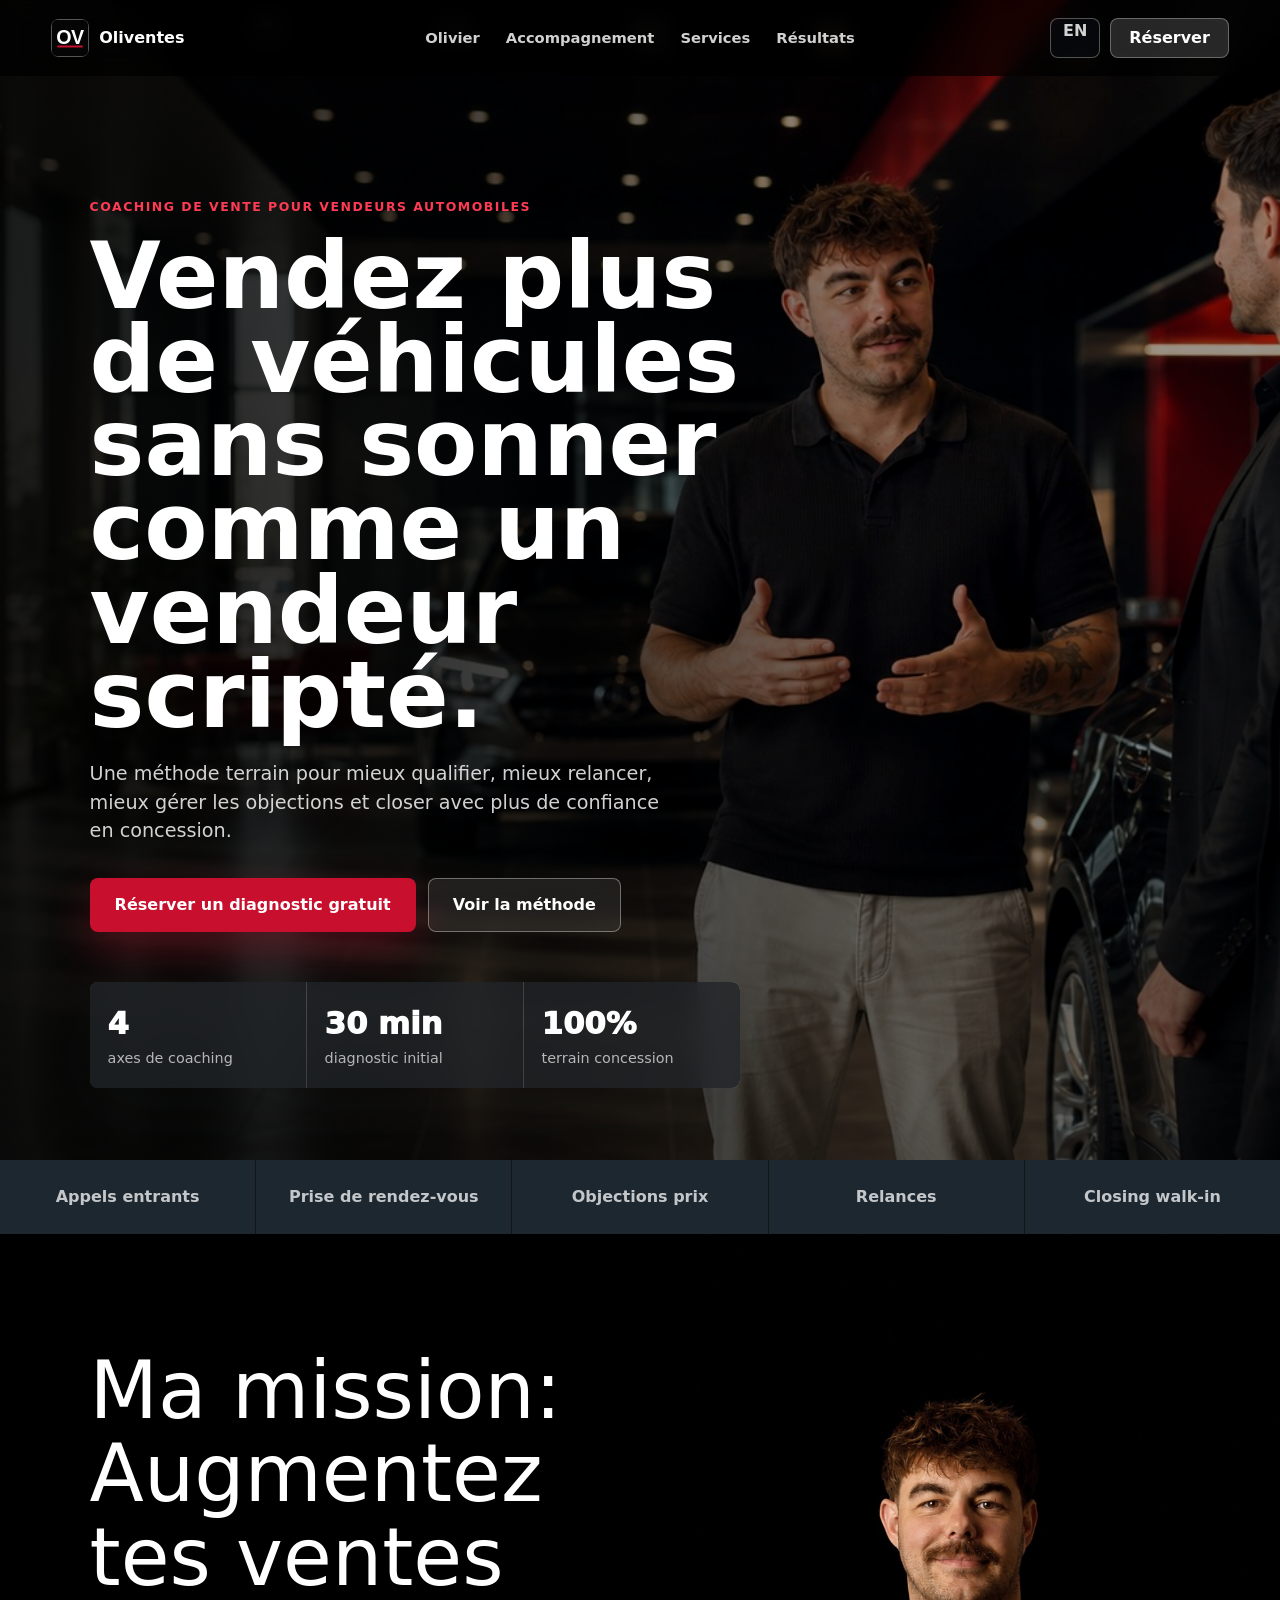
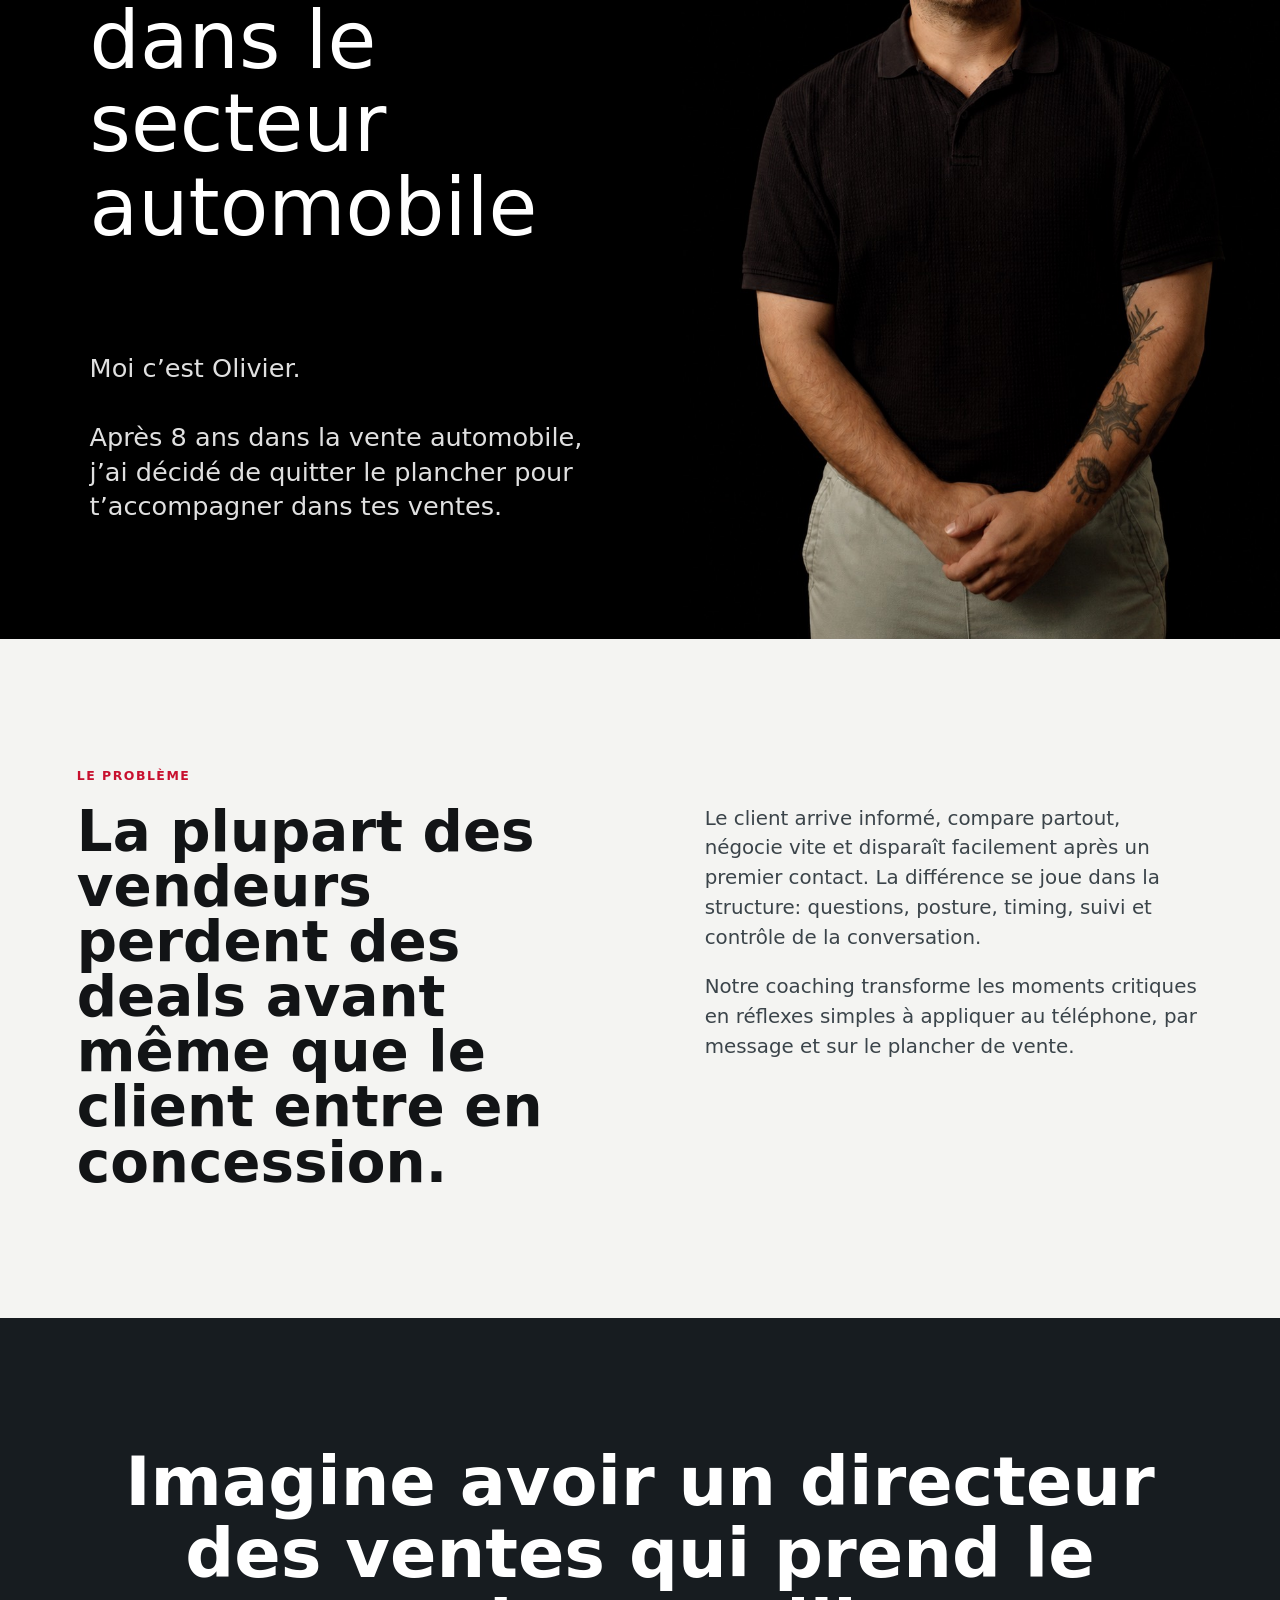
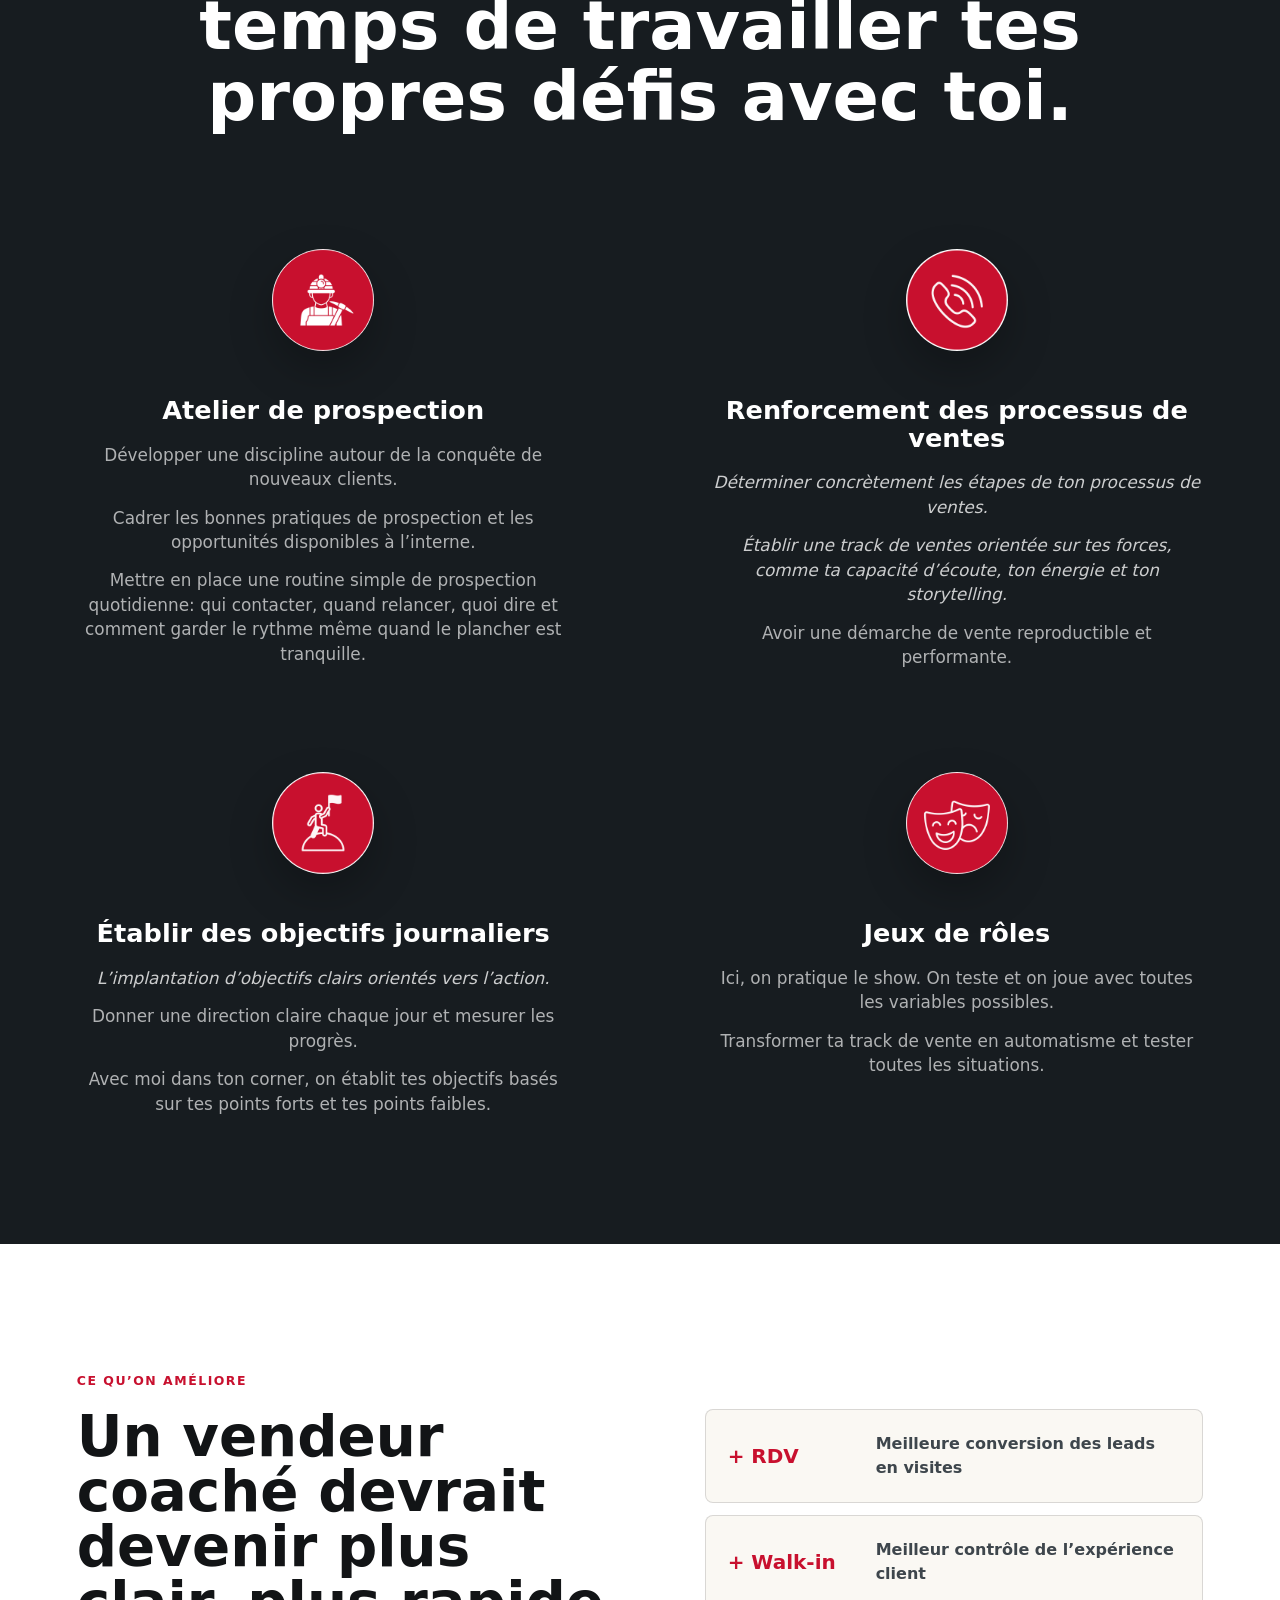
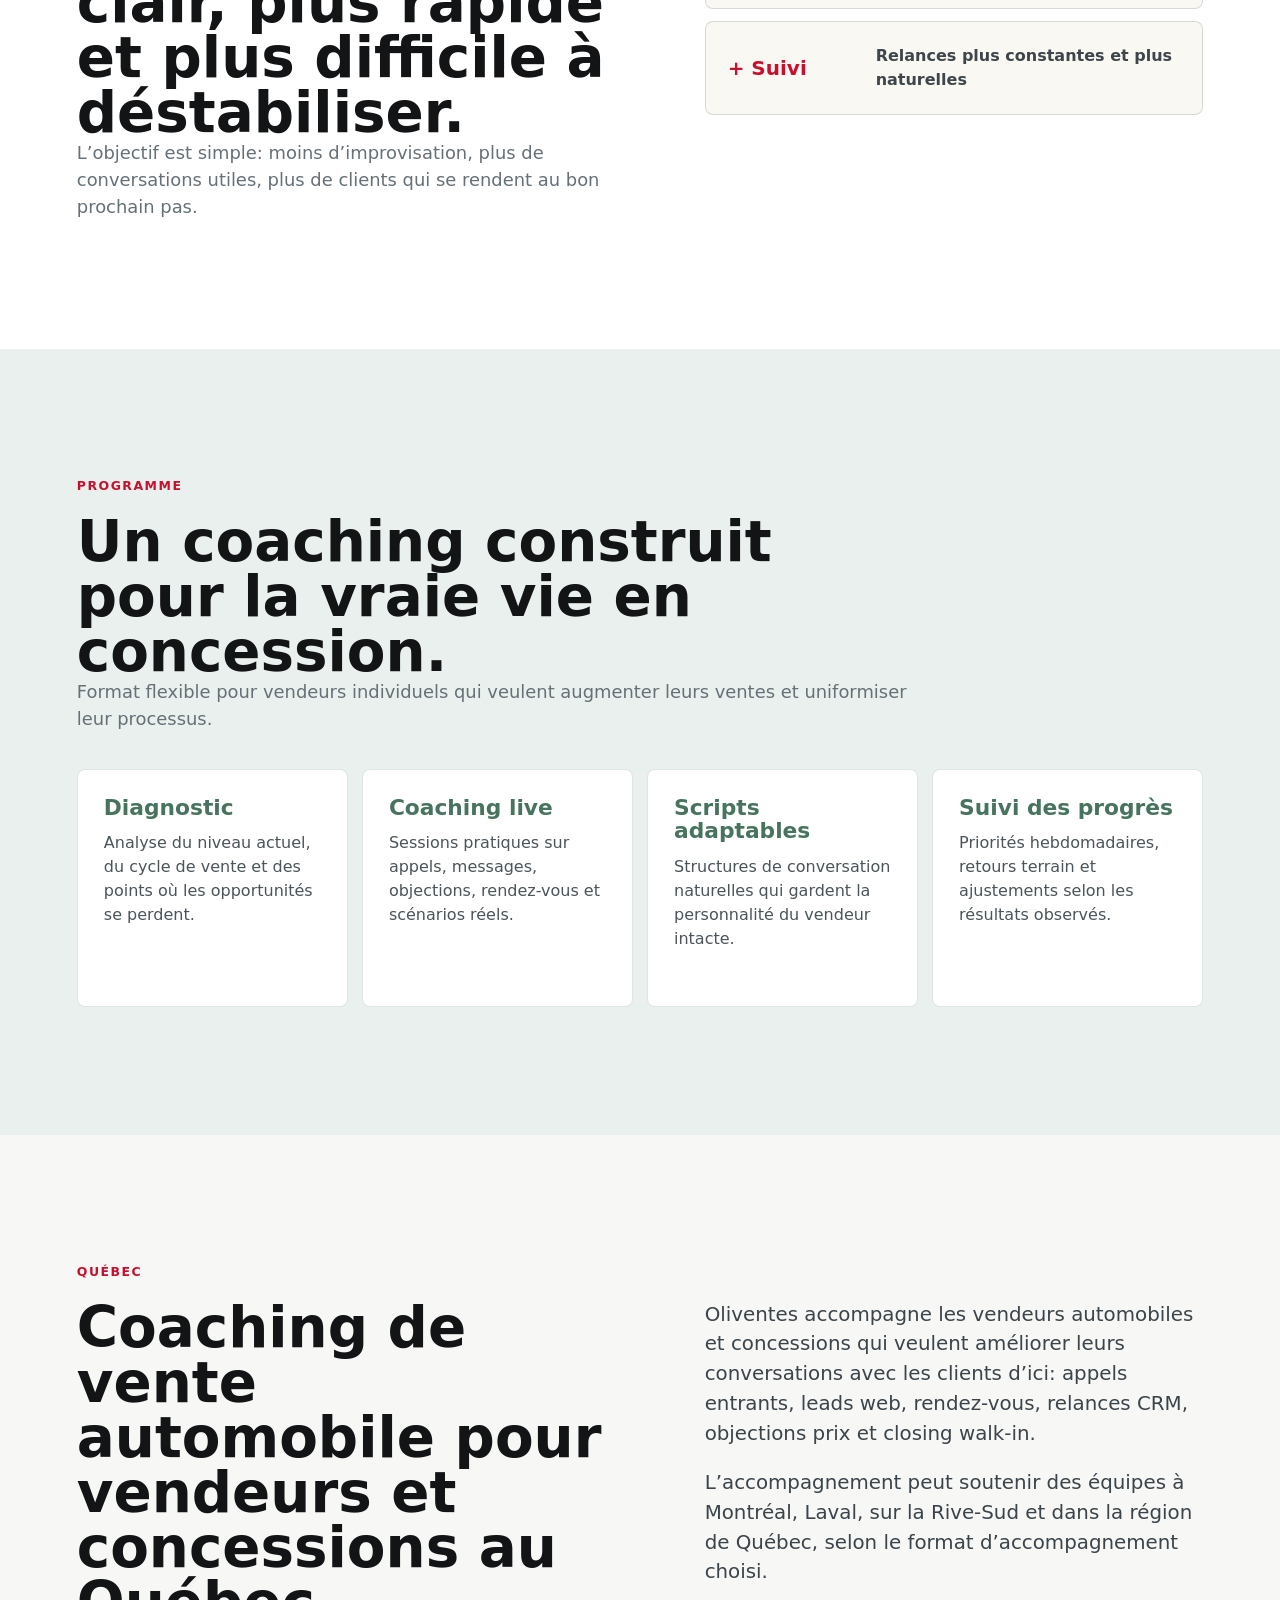
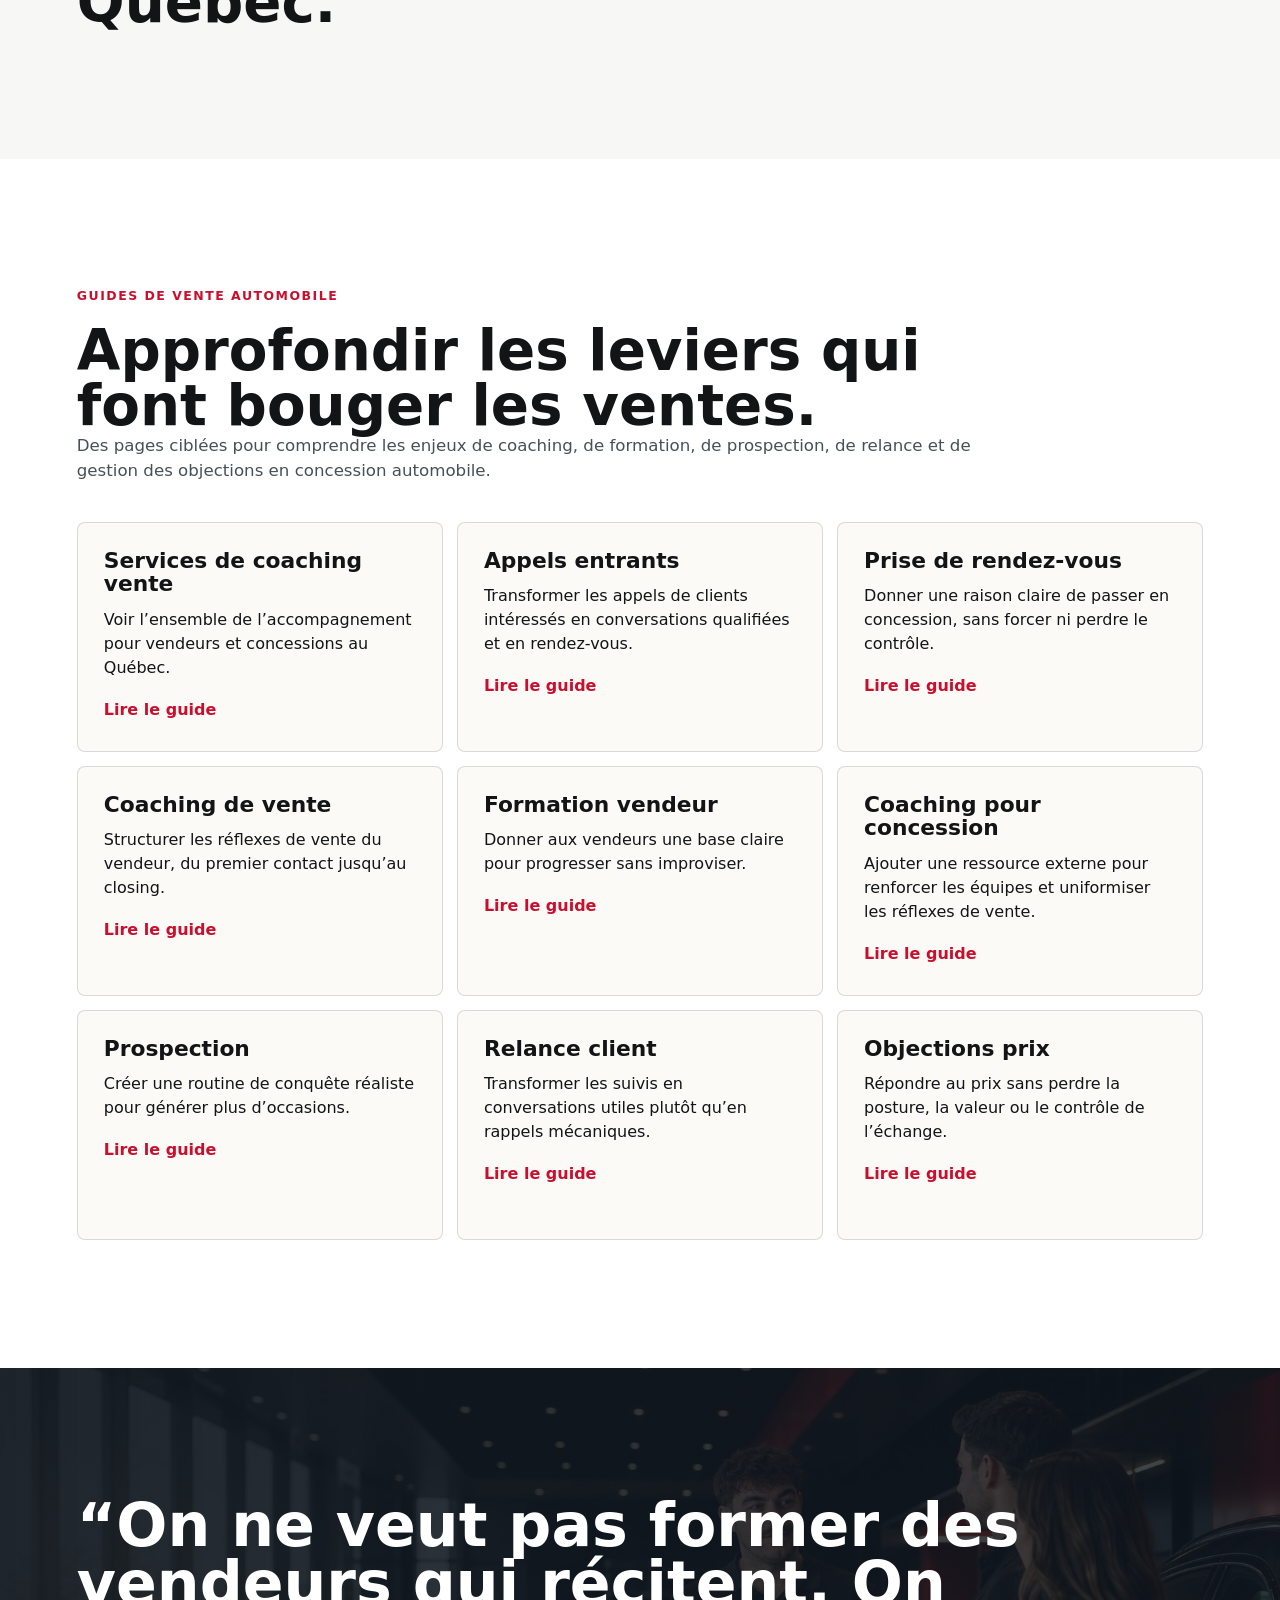
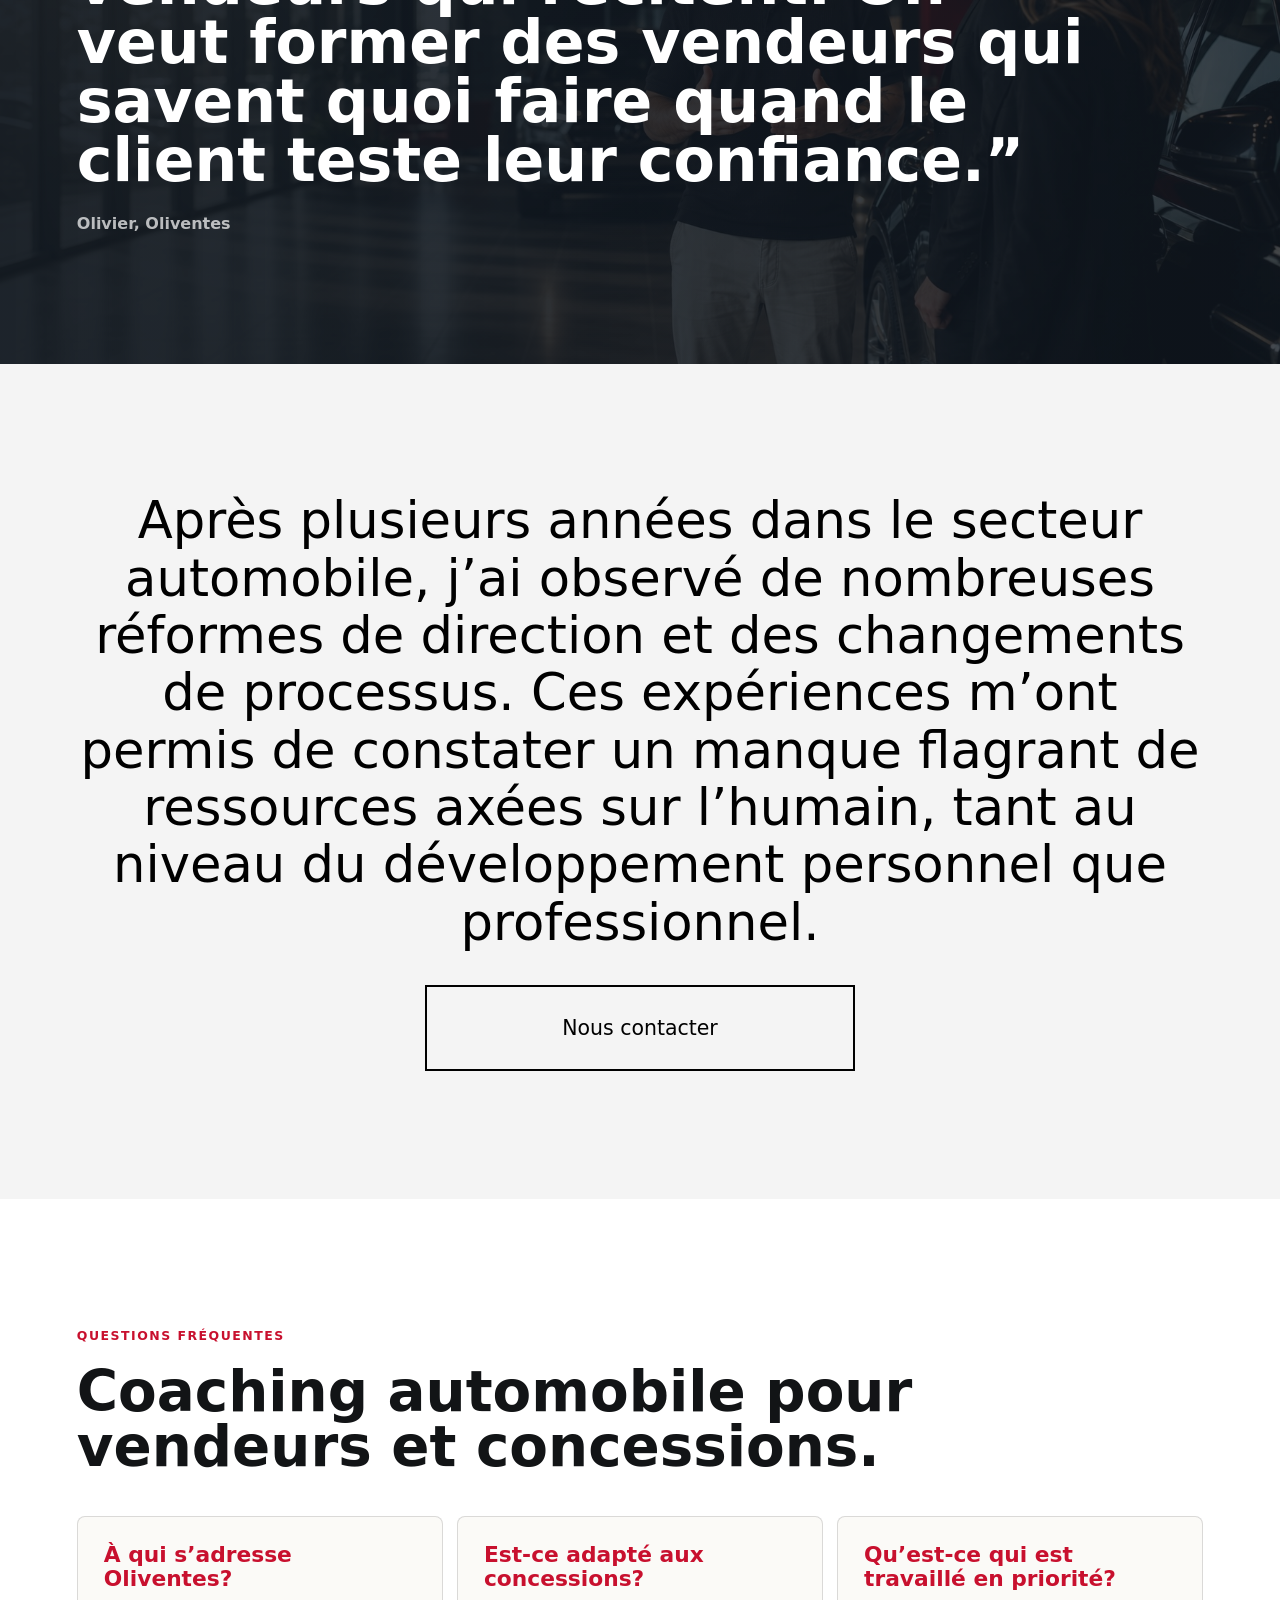
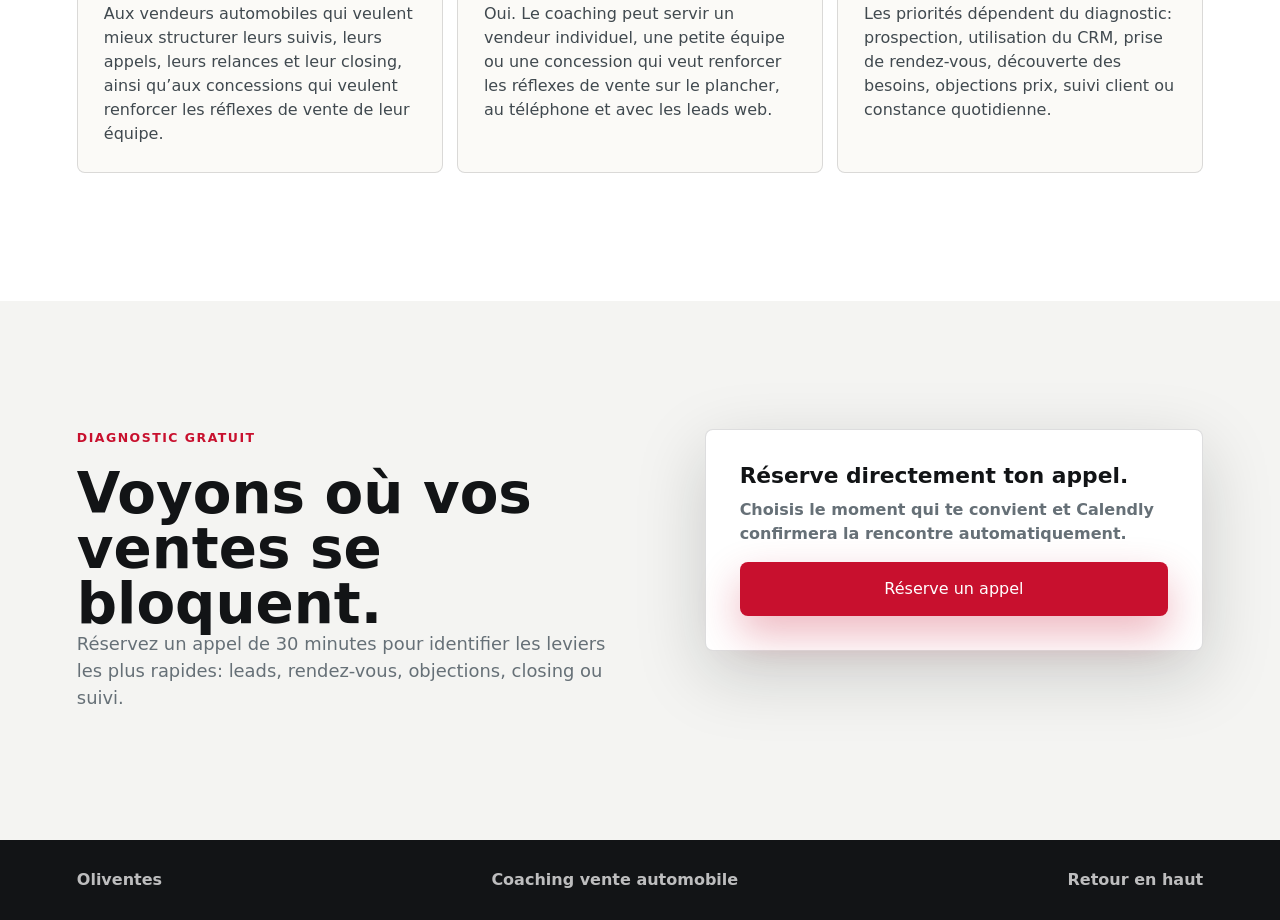
<file: index.html>
<!doctype html>
<html lang="fr">
  <head>
    <meta charset="utf-8">
    <meta name="viewport" content="width=device-width, initial-scale=1">
    <title>Oliventes | Coaching de vente automobile au Québec</title>
    <meta
      name="description"
      content="Coaching de vente automobile au Québec pour améliorer les appels entrants, la prise de rendez-vous, les objections prix, les relances et le closing walk-in."
    >
    <meta name="robots" content="index, follow">
    <meta name="theme-color" content="#111820">
    <link rel="canonical" href="https://oliventes.com/">
    <link rel="alternate" hreflang="fr-ca" href="https://oliventes.com/">
    <link rel="alternate" hreflang="en-ca" href="https://oliventes.com/en.html">
    <link rel="alternate" hreflang="x-default" href="https://oliventes.com/">
    <meta property="og:site_name" content="Oliventes">
    <meta property="og:locale" content="fr_CA">
    <meta property="og:locale:alternate" content="en_CA">
    <meta property="og:title" content="Oliventes | Coaching de vente automobile au Québec">
    <meta property="og:description" content="Coaching terrain pour appels entrants, rendez-vous, objections prix, relances et closing walk-in en concession.">
    <meta property="og:url" content="https://oliventes.com/">
    <meta property="og:type" content="website">
    <meta property="og:image" content="https://oliventes.com/assets/hero-showroom.png">
    <meta property="og:image:width" content="1774">
    <meta property="og:image:height" content="887">
    <meta property="og:image:alt" content="Coaching de vente automobile en concession avec Oliventes">
    <meta name="twitter:card" content="summary_large_image">
    <meta name="twitter:title" content="Oliventes | Coaching de vente automobile au Québec">
    <meta name="twitter:description" content="Coaching terrain pour vendeurs automobiles, appels entrants, relances, rendez-vous et closing walk-in.">
    <meta name="twitter:image" content="https://oliventes.com/assets/hero-showroom.png">
    <link rel="preload" href="assets/hero-showroom.jpg" as="image" fetchpriority="high">
    <link rel="stylesheet" href="styles.css">
    <script type="application/ld+json">
      {
        "@context": "https://schema.org",
        "@graph": [
          {
            "@type": "WebSite",
            "@id": "https://oliventes.com/#website",
            "url": "https://oliventes.com/",
            "name": "Oliventes",
            "inLanguage": "fr-CA",
            "publisher": {
              "@id": "https://oliventes.com/#organization"
            }
          },
          {
            "@type": "ProfessionalService",
            "@id": "https://oliventes.com/#organization",
            "name": "Oliventes",
            "url": "https://oliventes.com/",
            "logo": "https://oliventes.com/assets/hero-showroom.png",
            "image": "https://oliventes.com/assets/hero-showroom.png",
            "description": "Coaching de vente automobile pour vendeurs et concessions.",
            "areaServed": [
              {
                "@type": "AdministrativeArea",
                "name": "Québec"
              },
              {
                "@type": "Country",
                "name": "Canada"
              }
            ],
            "founder": {
              "@type": "Person",
              "name": "Olivier"
            },
            "knowsAbout": [
              "vente automobile",
              "coaching de vente",
              "prospection automobile",
              "appels entrants automobile",
              "prise de rendez-vous automobile",
              "suivi client",
              "closing en concession",
              "closing walk-in",
              "gestion des objections"
            ],
            "hasOfferCatalog": {
              "@type": "OfferCatalog",
              "name": "Coaching de vente automobile",
              "itemListElement": [
                {
                  "@type": "Offer",
                  "itemOffered": {
                    "@type": "Service",
                    "name": "Coaching pour vendeurs automobiles",
                    "description": "Accompagnement terrain pour améliorer la prospection, les suivis, les rendez-vous, les objections et le closing."
                  }
                },
                {
                  "@type": "Offer",
                  "itemOffered": {
                    "@type": "Service",
                    "name": "Coaching pour équipes de vente en concession",
                    "description": "Coaching flexible pour concessions qui veulent uniformiser leur processus de vente."
                  }
                }
              ]
            }
          }
        ]
      }
    </script>
    <!-- Meta Pixel Code -->
    <script>
      !function(f,b,e,v,n,t,s)
      {if(f.fbq)return;n=f.fbq=function(){n.callMethod?
      n.callMethod.apply(n,arguments):n.queue.push(arguments)};
      if(!f._fbq)f._fbq=n;n.push=n;n.loaded=!0;n.version='2.0';
      n.queue=[];t=b.createElement(e);t.async=!0;
      t.src=v;s=b.getElementsByTagName(e)[0];
      s.parentNode.insertBefore(t,s)}(window, document,'script',
      'https://connect.facebook.net/en_US/fbevents.js');
      fbq('init', '2800323247006526');
      fbq('track', 'PageView');
    </script>
    <!-- End Meta Pixel Code -->
  </head>
  <body>
    <noscript><img height="1" width="1" style="display:none" src="https://www.facebook.com/tr?id=2800323247006526&ev=PageView&noscript=1" alt=""></noscript>
    <header class="site-header" aria-label="Navigation principale">
      <a class="brand" href="#top" aria-label="Oliventes">
        <span class="brand-mark brand-mark-ov" aria-hidden="true">
          <svg viewBox="0 0 128 128" focusable="false">
            <rect width="128" height="128" rx="18"></rect>
            <text x="64" y="85" text-anchor="middle">OV</text>
            <path d="M22 94h84"></path>
          </svg>
        </span>
        <span>Oliventes</span>
      </a>
      <nav class="nav-links" aria-label="Sections">
        <a href="#olivier">Olivier</a>
        <a href="#methode">Accompagnement</a>
        <a href="services-coaching-vente-automobile.html">Services</a>
        <a href="#resultats">Résultats</a>
      </nav>
      <div class="header-actions" aria-label="Actions rapides">
        <a class="lang-switch" href="en.html" hreflang="en" aria-label="View English version">EN</a>
        <a class="header-cta" href="#diagnostic">Réserver</a>
      </div>
    </header>

    <main id="top">
      <section class="hero" aria-labelledby="hero-title">
        <picture>
          <source srcset="assets/hero-showroom.jpg" type="image/jpeg">
          <img class="hero-image" src="assets/hero-showroom.png" width="1774" height="887" alt="Coach de vente automobile avec deux vendeurs dans une concession moderne" decoding="async" fetchpriority="high">
        </picture>
        <div class="hero-shade" aria-hidden="true"></div>
        <div class="hero-content">
          <p class="eyebrow">Coaching de vente pour vendeurs automobiles</p>
          <h1 id="hero-title">Vendez plus de véhicules sans sonner comme un vendeur scripté.</h1>
          <p class="hero-copy">
            Une méthode terrain pour mieux qualifier, mieux relancer, mieux gérer les objections et closer avec plus de confiance en concession.
          </p>
          <div class="hero-actions">
            <a class="btn primary" href="#diagnostic">Réserver un diagnostic gratuit</a>
            <a class="btn secondary" href="#methode">Voir la méthode</a>
          </div>
          <dl class="hero-stats" aria-label="Points forts">
            <div>
              <dt>4</dt>
              <dd>axes de coaching</dd>
            </div>
            <div>
              <dt>30 min</dt>
              <dd>diagnostic initial</dd>
            </div>
            <div>
              <dt>100%</dt>
              <dd>terrain concession</dd>
            </div>
          </dl>
        </div>
      </section>

      <section class="proof-strip" aria-label="Problèmes traités">
        <a href="appels-entrants-automobile.html">Appels entrants</a>
        <a href="prise-rendez-vous-automobile.html">Prise de rendez-vous</a>
        <a href="objections-prix-automobile.html">Objections prix</a>
        <a href="relance-client-automobile.html">Relances</a>
        <a href="closing-showroom-automobile.html">Closing walk-in</a>
      </section>

      <section class="coach-section" id="olivier" aria-labelledby="coach-title">
        <div class="coach-copy">
          <h2 id="coach-title">Ma mission: Augmentez tes ventes dans le secteur automobile</h2>
          <div>
            <p>Moi c’est Olivier.</p>
            <p>Après 8 ans dans la vente automobile, j’ai décidé de quitter le plancher pour t’accompagner dans tes ventes.</p>
          </div>
        </div>
        <picture>
          <source srcset="assets/olivier-portrait.jpg" type="image/jpeg">
          <img class="coach-photo" src="assets/olivier-portrait.png" width="1288" height="1680" alt="Portrait d’Olivier, coach Oliventes" loading="lazy" decoding="async">
        </picture>
      </section>

      <section class="section intro">
        <div class="section-kicker">Le problème</div>
        <div class="split">
          <h2>La plupart des vendeurs perdent des deals avant même que le client entre en concession.</h2>
          <div class="copy-stack">
            <p>
              Le client arrive informé, compare partout, négocie vite et disparaît facilement après un premier contact. La différence se joue dans la structure: questions, posture, timing, suivi et contrôle de la conversation.
            </p>
            <p>
              Notre coaching transforme les moments critiques en réflexes simples à appliquer au téléphone, par message et sur le plancher de vente.
            </p>
          </div>
        </div>
      </section>

      <section class="section offers" id="methode">
        <div class="offer-intro">
          <h2>Imagine avoir un directeur des ventes qui prend le temps de travailler tes propres défis avec toi.</h2>
        </div>
        <div class="offer-grid">
          <article class="offer-card">
            <span class="offer-icon" aria-hidden="true">
              <img src="assets/pastille-prospection-final.png" alt="">
            </span>
            <h3>Atelier de prospection</h3>
            <p>Développer une discipline autour de la conquête de nouveaux clients.</p>
            <p>Cadrer les bonnes pratiques de prospection et les opportunités disponibles à l’interne.</p>
            <p>Mettre en place une routine simple de prospection quotidienne: qui contacter, quand relancer, quoi dire et comment garder le rythme même quand le plancher est tranquille.</p>
          </article>
          <article class="offer-card">
            <span class="offer-icon" aria-hidden="true">
              <img src="assets/pastille-process-final.png" alt="">
            </span>
            <h3>Renforcement des processus de ventes</h3>
            <p><em>Déterminer concrètement les étapes de ton processus de ventes.</em></p>
            <p><em>Établir une track de ventes orientée sur tes forces, comme ta capacité d’écoute, ton énergie et ton storytelling.</em></p>
            <p>Avoir une démarche de vente reproductible et performante.</p>
          </article>
          <article class="offer-card">
            <span class="offer-icon" aria-hidden="true">
              <img src="assets/pastille-goals-final.png" alt="">
            </span>
            <h3>Établir des objectifs journaliers</h3>
            <p><em>L’implantation d’objectifs clairs orientés vers l’action.</em></p>
            <p>Donner une direction claire chaque jour et mesurer les progrès.</p>
            <p>Avec moi dans ton corner, on établit tes objectifs basés sur tes points forts et tes points faibles.</p>
          </article>
          <article class="offer-card">
            <span class="offer-icon" aria-hidden="true">
              <img src="assets/pastille-roleplay-final.png" alt="">
            </span>
            <h3>Jeux de rôles</h3>
            <p>Ici, on pratique le show. On teste et on joue avec toutes les variables possibles.</p>
            <p>Transformer ta track de vente en automatisme et tester toutes les situations.</p>
          </article>
        </div>
      </section>

      <section class="section resultats" id="resultats">
        <div class="section-kicker">Ce qu’on améliore</div>
        <div class="result-layout">
          <div>
            <h2>Un vendeur coaché devrait devenir plus clair, plus rapide et plus difficile à déstabiliser.</h2>
            <p>
              L’objectif est simple: moins d’improvisation, plus de conversations utiles, plus de clients qui se rendent au bon prochain pas.
            </p>
          </div>
          <div class="metrics">
            <div class="metric">
              <strong>+ RDV</strong>
              <span>Meilleure conversion des leads en visites</span>
            </div>
            <div class="metric">
              <strong>+ Walk-in</strong>
              <span>Meilleur contrôle de l’expérience client</span>
            </div>
            <div class="metric">
              <strong>+ Suivi</strong>
              <span>Relances plus constantes et plus naturelles</span>
            </div>
          </div>
        </div>
      </section>

      <section class="section program" id="programme">
        <div class="section-kicker">Programme</div>
        <div class="program-header">
          <h2>Un coaching construit pour la vraie vie en concession.</h2>
          <p>Format flexible pour vendeurs individuels qui veulent augmenter leurs ventes et uniformiser leur processus.</p>
        </div>
        <div class="program-list">
          <article>
            <h3>Diagnostic</h3>
            <p>Analyse du niveau actuel, du cycle de vente et des points où les opportunités se perdent.</p>
          </article>
          <article>
            <h3>Coaching live</h3>
            <p>Sessions pratiques sur appels, messages, objections, rendez-vous et scénarios réels.</p>
          </article>
          <article>
            <h3>Scripts adaptables</h3>
            <p>Structures de conversation naturelles qui gardent la personnalité du vendeur intacte.</p>
          </article>
          <article>
            <h3>Suivi des progrès</h3>
            <p>Priorités hebdomadaires, retours terrain et ajustements selon les résultats observés.</p>
          </article>
        </div>
      </section>

      <section class="section local-section" aria-labelledby="local-title">
        <div class="section-kicker">Québec</div>
        <div class="split">
          <h2 id="local-title">Coaching de vente automobile pour vendeurs et concessions au Québec.</h2>
          <div class="copy-stack">
            <p>
              Oliventes accompagne les vendeurs automobiles et concessions qui veulent améliorer leurs conversations avec les clients d’ici: appels entrants, leads web, rendez-vous, relances CRM, objections prix et closing walk-in.
            </p>
            <p>
              L’accompagnement peut soutenir des équipes à Montréal, Laval, sur la Rive-Sud et dans la région de Québec, selon le format d’accompagnement choisi.
            </p>
          </div>
        </div>
      </section>

      <section class="section resource-section" aria-labelledby="guides-title">
        <div class="resource-header">
          <div class="section-kicker">Guides de vente automobile</div>
          <h2 id="guides-title">Approfondir les leviers qui font bouger les ventes.</h2>
          <p>Des pages ciblées pour comprendre les enjeux de coaching, de formation, de prospection, de relance et de gestion des objections en concession automobile.</p>
        </div>
        <div class="resource-grid">
          <article class="resource-card">
            <h3>Services de coaching vente</h3>
            <p>Voir l’ensemble de l’accompagnement pour vendeurs et concessions au Québec.</p>
            <a class="text-link" href="services-coaching-vente-automobile.html">Lire le guide</a>
          </article>
          <article class="resource-card">
            <h3>Appels entrants</h3>
            <p>Transformer les appels de clients intéressés en conversations qualifiées et en rendez-vous.</p>
            <a class="text-link" href="appels-entrants-automobile.html">Lire le guide</a>
          </article>
          <article class="resource-card">
            <h3>Prise de rendez-vous</h3>
            <p>Donner une raison claire de passer en concession, sans forcer ni perdre le contrôle.</p>
            <a class="text-link" href="prise-rendez-vous-automobile.html">Lire le guide</a>
          </article>
          <article class="resource-card">
            <h3>Coaching de vente</h3>
            <p>Structurer les réflexes de vente du vendeur, du premier contact jusqu’au closing.</p>
            <a class="text-link" href="coaching-vente-automobile.html">Lire le guide</a>
          </article>
          <article class="resource-card">
            <h3>Formation vendeur</h3>
            <p>Donner aux vendeurs une base claire pour progresser sans improviser.</p>
            <a class="text-link" href="formation-vendeur-automobile.html">Lire le guide</a>
          </article>
          <article class="resource-card">
            <h3>Coaching pour concession</h3>
            <p>Ajouter une ressource externe pour renforcer les équipes et uniformiser les réflexes de vente.</p>
            <a class="text-link" href="coaching-concession-automobile.html">Lire le guide</a>
          </article>
          <article class="resource-card">
            <h3>Prospection</h3>
            <p>Créer une routine de conquête réaliste pour générer plus d’occasions.</p>
            <a class="text-link" href="prospection-automobile.html">Lire le guide</a>
          </article>
          <article class="resource-card">
            <h3>Relance client</h3>
            <p>Transformer les suivis en conversations utiles plutôt qu’en rappels mécaniques.</p>
            <a class="text-link" href="relance-client-automobile.html">Lire le guide</a>
          </article>
          <article class="resource-card">
            <h3>Objections prix</h3>
            <p>Répondre au prix sans perdre la posture, la valeur ou le contrôle de l’échange.</p>
            <a class="text-link" href="objections-prix-automobile.html">Lire le guide</a>
          </article>
        </div>
      </section>

      <section class="section testimonial-band">
        <div class="quote">
          <p>“On ne veut pas former des vendeurs qui récitent. On veut former des vendeurs qui savent quoi faire quand le client teste leur confiance.”</p>
          <span>Olivier, Oliventes</span>
        </div>
      </section>

      <section class="section founder-note">
        <p>
          Après plusieurs années dans le secteur automobile, j’ai observé de nombreuses réformes de direction et des changements de processus. Ces expériences m’ont permis de constater un manque flagrant de ressources axées sur l’humain, tant au niveau du développement personnel que professionnel.
        </p>
        <a class="outline-btn" href="#diagnostic">Nous contacter</a>
      </section>

      <section class="section faq-section" aria-labelledby="faq-title">
        <div class="section-kicker">Questions fréquentes</div>
        <h2 id="faq-title">Coaching automobile pour vendeurs et concessions.</h2>
        <div class="faq-list">
          <article>
            <h3>À qui s’adresse Oliventes?</h3>
            <p>Aux vendeurs automobiles qui veulent mieux structurer leurs suivis, leurs appels, leurs relances et leur closing, ainsi qu’aux concessions qui veulent renforcer les réflexes de vente de leur équipe.</p>
          </article>
          <article>
            <h3>Est-ce adapté aux concessions?</h3>
            <p>Oui. Le coaching peut servir un vendeur individuel, une petite équipe ou une concession qui veut renforcer les réflexes de vente sur le plancher, au téléphone et avec les leads web.</p>
          </article>
          <article>
            <h3>Qu’est-ce qui est travaillé en priorité?</h3>
            <p>Les priorités dépendent du diagnostic: prospection, utilisation du CRM, prise de rendez-vous, découverte des besoins, objections prix, suivi client ou constance quotidienne.</p>
          </article>
        </div>
      </section>

      <section class="section cta-section" id="diagnostic">
        <div class="cta-copy">
          <div class="section-kicker">Diagnostic gratuit</div>
          <h2>Voyons où vos ventes se bloquent.</h2>
          <p>
            Réservez un appel de 30 minutes pour identifier les leviers les plus rapides: leads, rendez-vous, objections, closing ou suivi.
          </p>
        </div>
        <div class="booking-card">
          <div>
            <h3>Réserve directement ton appel.</h3>
            <p>Choisis le moment qui te convient et Calendly confirmera la rencontre automatiquement.</p>
          </div>
          <a class="btn primary form-btn" href="https://calendly.com/d/ds6d-3gf-dr8" target="_blank" rel="noopener" data-calendly-open>Réserve un appel</a>
          <div class="calendly-booking" id="calendly-booking" hidden aria-label="Calendrier de réservation Calendly"></div>
        </div>
      </section>
    </main>

    <footer class="site-footer">
      <span>Oliventes</span>
      <span>Coaching vente automobile</span>
      <a href="#top">Retour en haut</a>
    </footer>
    <script>
      (() => {
        const calendlyUrl = "https://calendly.com/d/ds6d-3gf-dr8";
        const booking = document.querySelector("#calendly-booking");
        const trigger = document.querySelector("[data-calendly-open]");

        if (!booking || !trigger) return;

        trigger.addEventListener("click", (event) => {
          event.preventDefault();
          booking.hidden = false;

          if (!booking.querySelector(".calendly-inline-widget")) {
            const widget = document.createElement("div");
            widget.className = "calendly-inline-widget";
            widget.dataset.url = calendlyUrl;
            widget.style.minWidth = "320px";
            widget.style.height = "700px";
            booking.append(widget);

            if (window.Calendly) {
              window.Calendly.initInlineWidget({
                url: calendlyUrl,
                parentElement: widget
              });
            }
          }

          trigger.textContent = "Choisir un autre moment";
          booking.scrollIntoView({ behavior: "smooth", block: "start" });
        });
      })();
    </script>
    <script type="text/javascript" src="https://assets.calendly.com/assets/external/widget.js" async></script>
  </body>
</html>
</file>
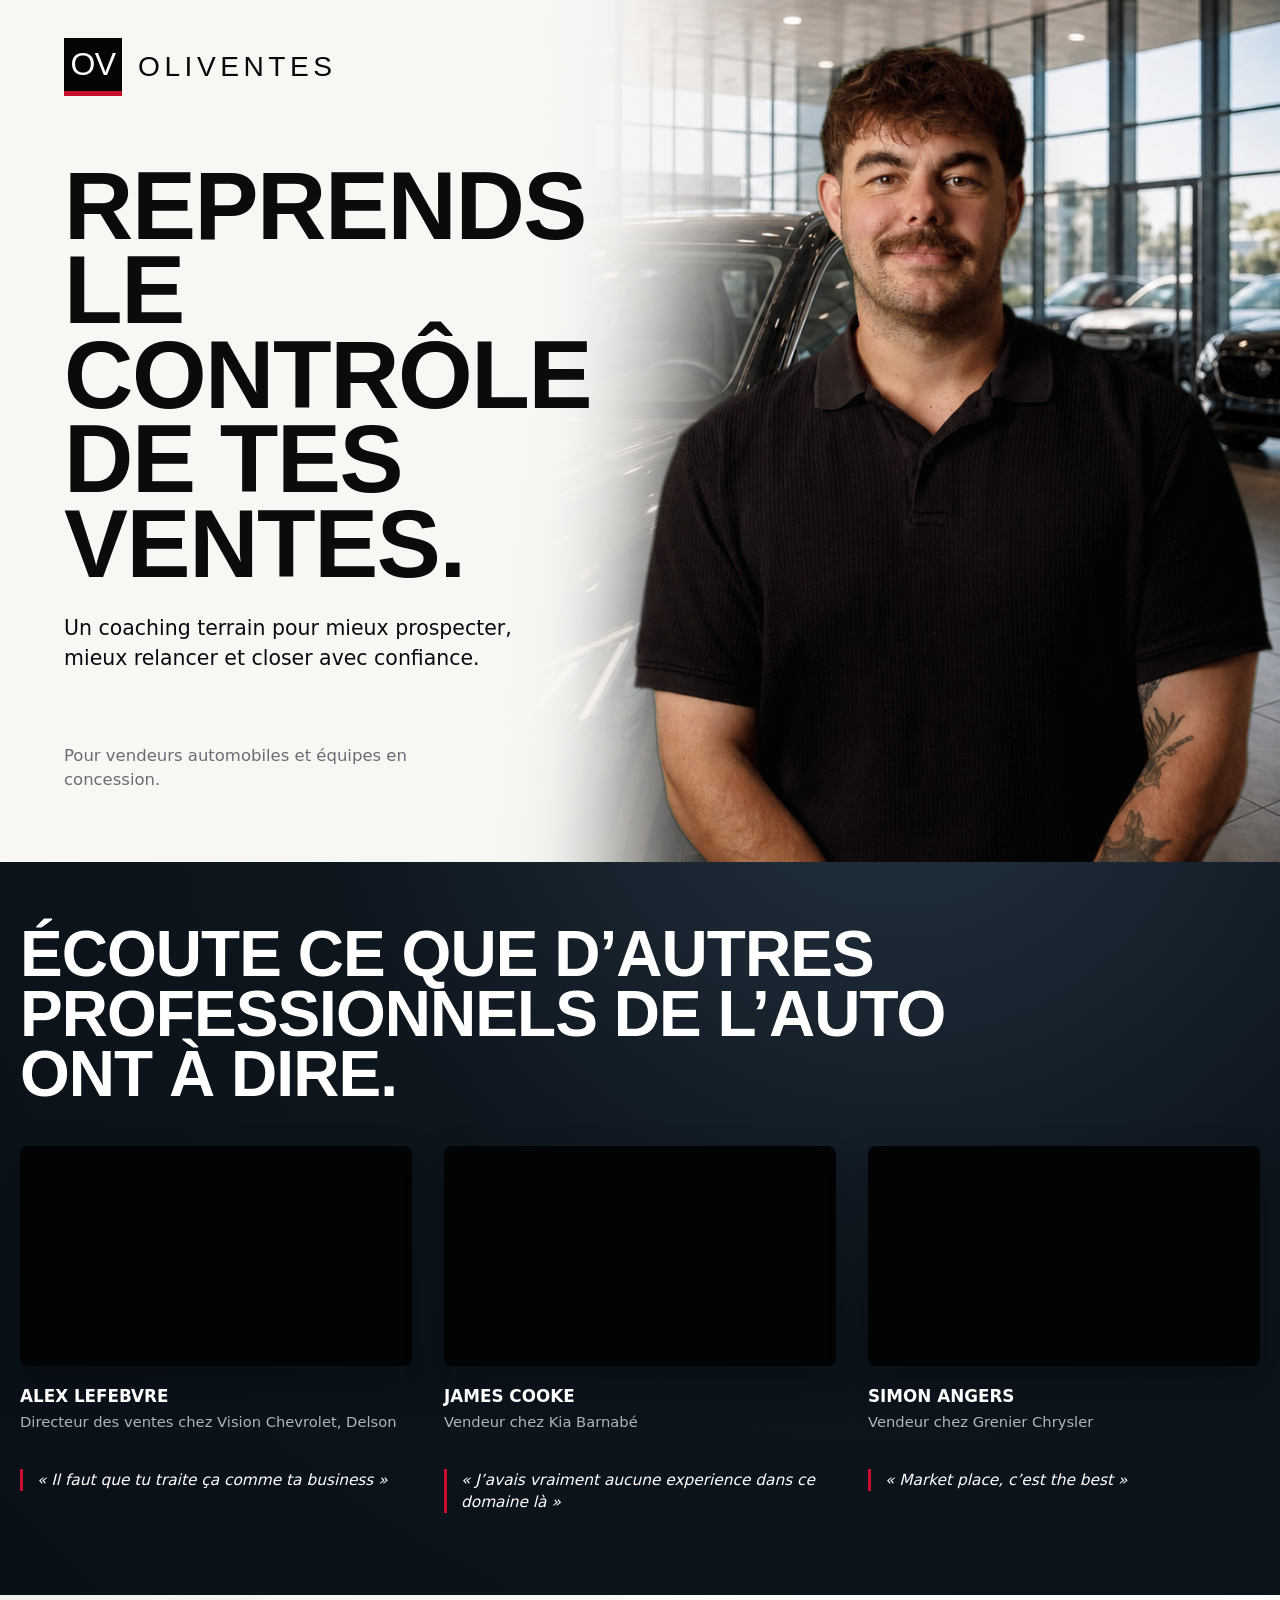
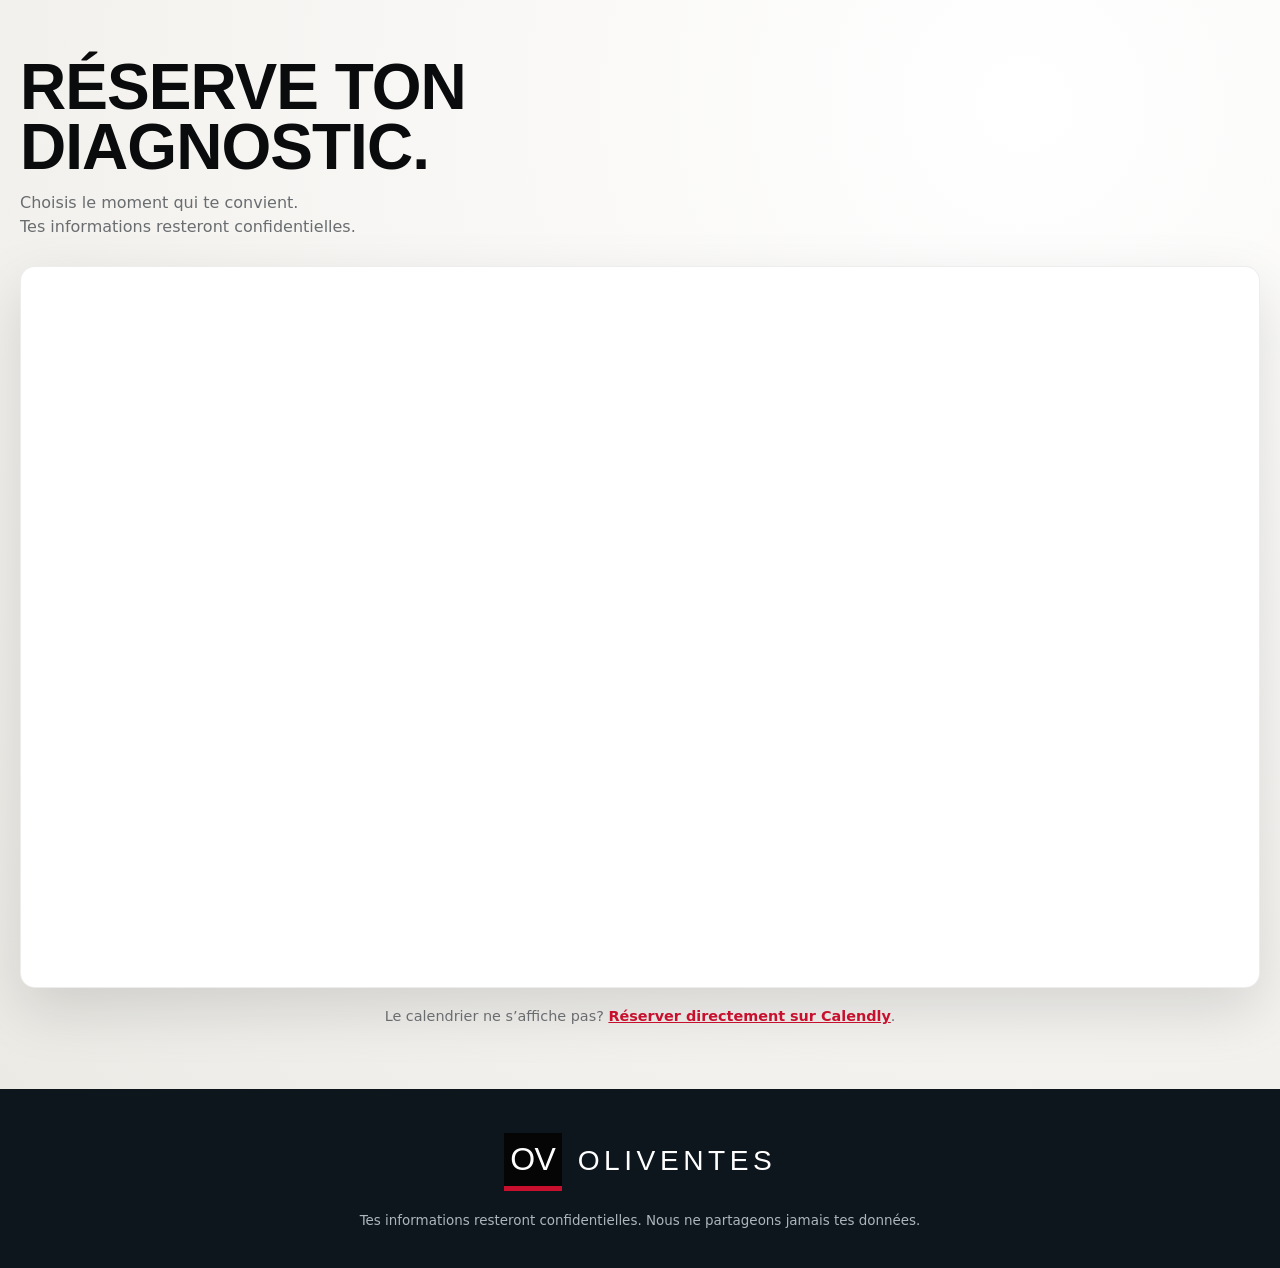
<file: diagnostic/index.html>
<!doctype html>
<html lang="fr-CA">
  <head>
    <meta charset="utf-8">
    <meta name="viewport" content="width=device-width, initial-scale=1">
    <meta http-equiv="Cache-Control" content="no-cache, no-store, must-revalidate">
    <meta http-equiv="Pragma" content="no-cache">
    <meta http-equiv="Expires" content="0">
    <title>Diagnostic gratuit | Oliventes</title>
    <meta name="description" content="Écoute les résultats obtenus par des professionnels de l’automobile et réserve ton diagnostic gratuit avec Oliventes.">
    <meta name="robots" content="noindex, follow">
    <meta name="theme-color" content="#0d151d">
    <link rel="canonical" href="https://oliventes.com/diagnostic/">
    <link rel="preconnect" href="https://player.vimeo.com">
    <link rel="preconnect" href="https://assets.calendly.com">
    <link rel="preload" href="assets/hero-background-v3.jpg" as="image">
    <link rel="preload" href="assets/olivier-cutout-soft.png?v=4" as="image">
    <link rel="stylesheet" href="styles.css?v=13">
    <script>
      !function(f,b,e,v,n,t,s){if(f.fbq)return;n=f.fbq=function(){n.callMethod?
      n.callMethod.apply(n,arguments):n.queue.push(arguments)};if(!f._fbq)f._fbq=n;
      n.push=n;n.loaded=!0;n.version='2.0';n.queue=[];t=b.createElement(e);t.async=!0;
      t.src=v;s=b.getElementsByTagName(e)[0];s.parentNode.insertBefore(t,s)}
      (window,document,'script','https://connect.facebook.net/en_US/fbevents.js');
      fbq('init','2800323247006526');fbq('track','PageView');
    </script>
  </head>
  <body>
    <noscript><img class="pixel" height="1" width="1" src="https://www.facebook.com/tr?id=2800323247006526&ev=PageView&noscript=1" alt=""></noscript>

    <main>
      <section class="hero" aria-labelledby="hero-title">
        <div class="hero-inner">
          <a class="brand" href="https://oliventes.com/" aria-label="Oliventes — accueil">
            <span class="brand-mark" aria-hidden="true">OV</span>
            <span>Oliventes</span>
          </a>
          <div class="hero-copy">
            <h1 id="hero-title">Reprends le contrôle de tes ventes<span class="hero-period">.</span></h1>
            <p><span class="desktop-copy">Un coaching terrain pour mieux prospecter, mieux relancer et closer avec confiance.</span><span class="mobile-copy">Prospecte mieux. Relance mieux. Close avec confiance.</span></p>
            <span class="audience"><span class="desktop-copy">Pour vendeurs automobiles et équipes en concession.</span><span class="mobile-copy">Pour les vendeurs et équipes automobiles.</span></span>
          </div>
          <img class="hero-person" src="assets/olivier-cutout-soft.png?v=4" width="1023" height="1537" alt="Olivier, coach de vente automobile chez Oliventes" fetchpriority="high">
        </div>
      </section>

      <section class="testimonials" id="temoignages" aria-labelledby="testimonials-title">
        <div class="section-inner">
          <h2 id="testimonials-title">Écoute ce que d’autres professionnels de l’auto ont à dire.</h2>
          <div class="video-grid">
            <article class="video-card">
              <div class="video-frame">
                <iframe src="https://player.vimeo.com/video/1215289584?h=de3c8bec05&amp;title=0&amp;byline=0&amp;portrait=0&amp;dnt=1" title="Témoignage d’Alex Lefebvre" loading="lazy" allow="autoplay; fullscreen; picture-in-picture; clipboard-write; encrypted-media; web-share" referrerpolicy="strict-origin-when-cross-origin" allowfullscreen></iframe>
              </div>
              <h3>Alex Lefebvre</h3>
              <p>Directeur des ventes chez Vision Chevrolet, Delson</p>
              <blockquote>« Il faut que tu traite ça comme ta business »</blockquote>
            </article>
            <article class="video-card">
              <div class="video-frame">
                <iframe src="https://player.vimeo.com/video/1215289582?h=80da5f3c6f&amp;title=0&amp;byline=0&amp;portrait=0&amp;dnt=1" title="Témoignage de James Cooke" loading="lazy" allow="autoplay; fullscreen; picture-in-picture; clipboard-write; encrypted-media; web-share" referrerpolicy="strict-origin-when-cross-origin" allowfullscreen></iframe>
              </div>
              <h3>James Cooke</h3>
              <p>Vendeur chez Kia Barnabé</p>
              <blockquote>« J’avais vraiment aucune experience dans ce domaine là »</blockquote>
            </article>
            <article class="video-card">
              <div class="video-frame">
                <iframe src="https://player.vimeo.com/video/1215289583?h=69793247be&amp;title=0&amp;byline=0&amp;portrait=0&amp;dnt=1" title="Témoignage de Simon Angers" loading="lazy" allow="autoplay; fullscreen; picture-in-picture; clipboard-write; encrypted-media; web-share" referrerpolicy="strict-origin-when-cross-origin" allowfullscreen></iframe>
              </div>
              <h3>Simon Angers</h3>
              <p>Vendeur chez Grenier Chrysler</p>
              <blockquote>« Market place, c’est the best »</blockquote>
            </article>
          </div>
        </div>
      </section>

      <section class="booking" id="reservation" aria-labelledby="booking-title">
        <div class="section-inner">
          <h2 id="booking-title">Réserve ton diagnostic.</h2>
          <p class="booking-copy">Choisis le moment qui te convient.<br>Tes informations resteront confidentielles.</p>
          <div class="calendly-shell">
            <div class="calendly-inline-widget" data-url="https://calendly.com/d/ds6d-3gf-dr8?hide_gdpr_banner=1&amp;background_color=ffffff&amp;text_color=121416&amp;primary_color=c8102e" title="Réserver un diagnostic gratuit avec Oliventes"></div>
          </div>
          <p class="booking-fallback">Le calendrier ne s’affiche pas? <a id="calendly-fallback" href="https://calendly.com/d/ds6d-3gf-dr8" target="_blank" rel="noopener">Réserver directement sur Calendly</a>.</p>
        </div>
      </section>
    </main>

    <footer>
      <a class="brand footer-brand" href="https://oliventes.com/" aria-label="Oliventes — accueil">
        <span class="brand-mark" aria-hidden="true">OV</span>
        <span>Oliventes</span>
      </a>
      <p>Tes informations resteront confidentielles. Nous ne partageons jamais tes données.</p>
    </footer>

    <script src="script.js"></script>
    <script src="https://assets.calendly.com/assets/external/widget.js" async></script>
  </body>
</html>
</file>
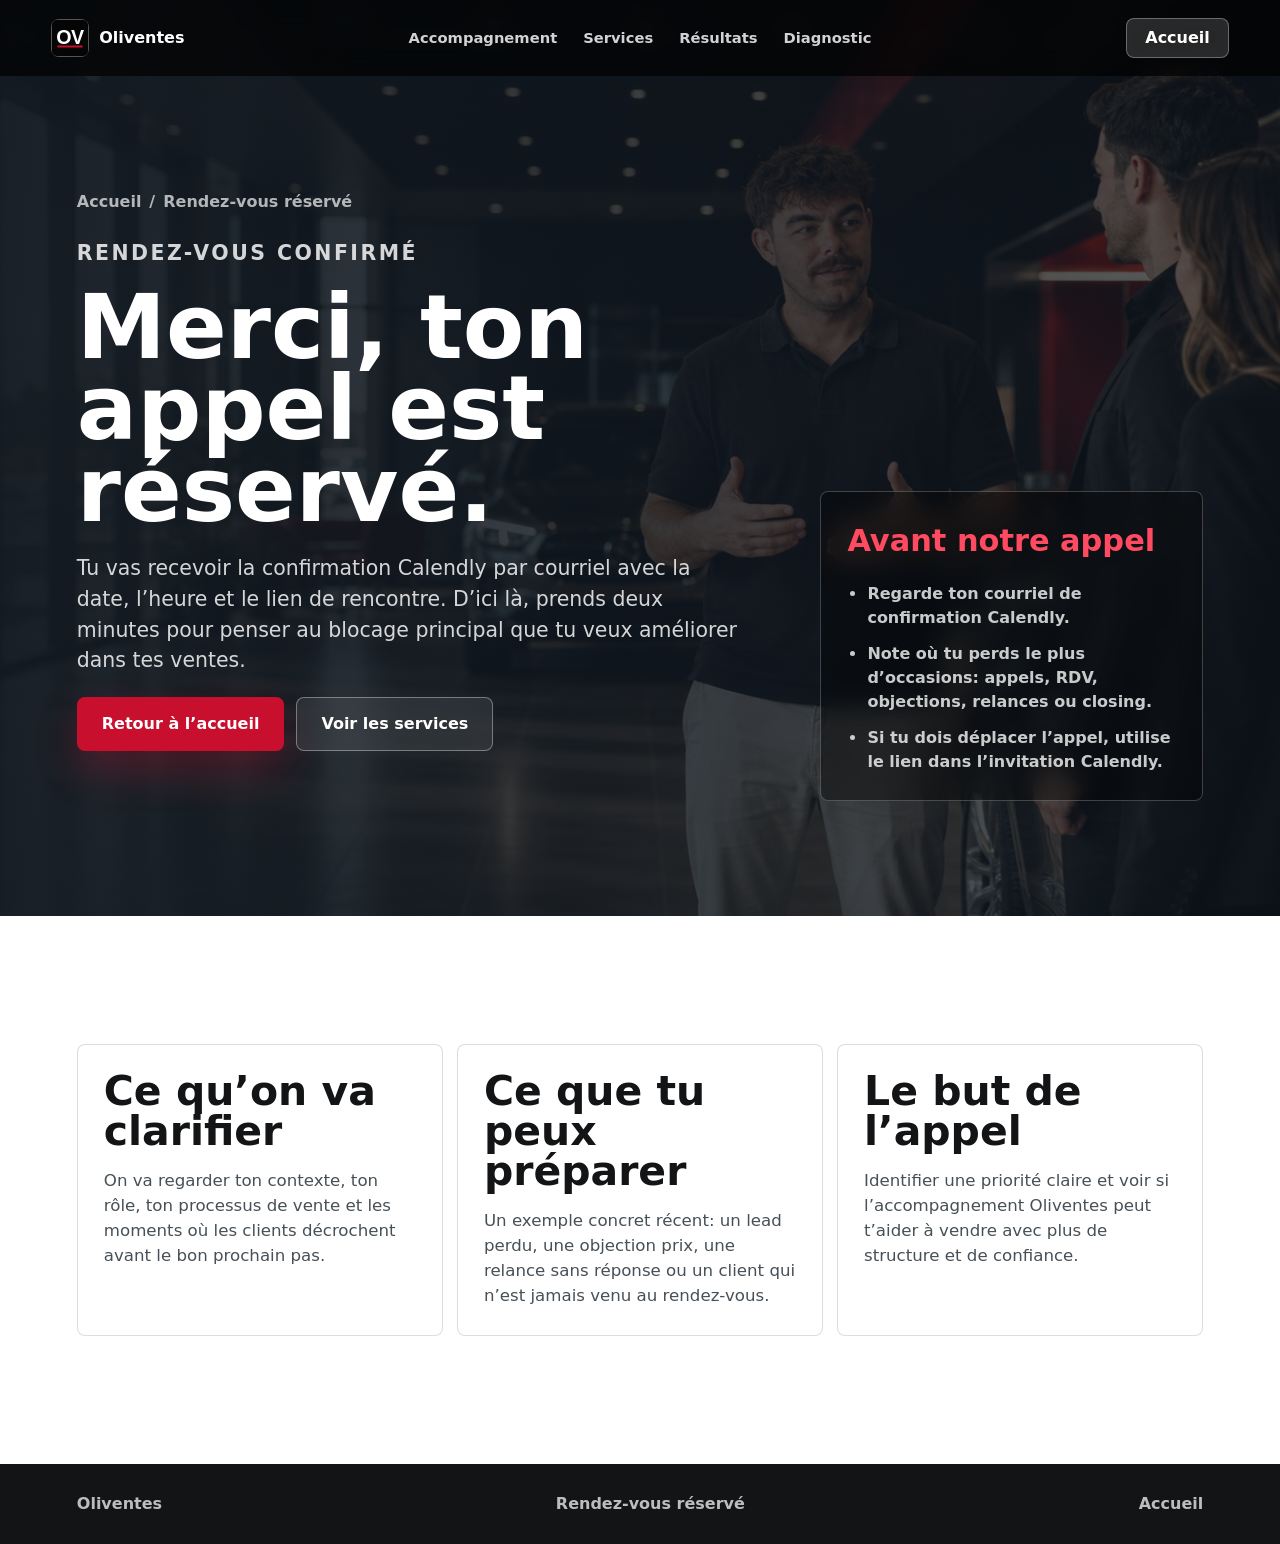
<file: felicitation/index.html>
<!doctype html>
<html lang="fr">
  <head>
    <meta charset="utf-8">
    <meta name="viewport" content="width=device-width, initial-scale=1">
    <title>Rendez-vous réservé | Oliventes</title>
    <meta name="description" content="Merci d’avoir réservé un appel avec Oliventes. Voici les prochaines étapes avant notre rencontre.">
    <meta name="robots" content="noindex, follow">
    <meta name="theme-color" content="#111820">
    <link rel="canonical" href="https://oliventes.com/felicitation/">
    <meta property="og:site_name" content="Oliventes">
    <meta property="og:locale" content="fr_CA">
    <meta property="og:title" content="Rendez-vous réservé | Oliventes">
    <meta property="og:description" content="Merci d’avoir réservé un appel avec Oliventes.">
    <meta property="og:url" content="https://oliventes.com/felicitation/">
    <meta property="og:type" content="website">
    <meta property="og:image" content="https://oliventes.com/assets/hero-showroom.png">
    <meta name="twitter:card" content="summary_large_image">
    <meta name="twitter:title" content="Rendez-vous réservé | Oliventes">
    <meta name="twitter:description" content="Merci d’avoir réservé un appel avec Oliventes.">
    <meta name="twitter:image" content="https://oliventes.com/assets/hero-showroom.png">
    <link rel="stylesheet" href="../styles.css">
    <script type="application/ld+json">
      {
        "@context": "https://schema.org",
        "@type": "WebPage",
        "@id": "https://oliventes.com/felicitation/#webpage",
        "url": "https://oliventes.com/felicitation/",
        "name": "Rendez-vous réservé | Oliventes",
        "isPartOf": {
          "@id": "https://oliventes.com/#website"
        },
        "about": {
          "@id": "https://oliventes.com/#organization"
        },
        "inLanguage": "fr-CA"
      }
    </script>
    <!-- Meta Pixel Code -->
    <script>
      !function(f,b,e,v,n,t,s)
      {if(f.fbq)return;n=f.fbq=function(){n.callMethod?
      n.callMethod.apply(n,arguments):n.queue.push(arguments)};
      if(!f._fbq)f._fbq=n;n.push=n;n.loaded=!0;n.version='2.0';
      n.queue=[];t=b.createElement(e);t.async=!0;
      t.src=v;s=b.getElementsByTagName(e)[0];
      s.parentNode.insertBefore(t,s)}(window, document,'script',
      'https://connect.facebook.net/en_US/fbevents.js');
      fbq('init', '2800323247006526');
      fbq('track', 'PageView');
      fbq('track', 'Schedule');
    </script>
    <!-- End Meta Pixel Code -->
  </head>
  <body class="seo-page thank-you-page">
    <noscript><img height="1" width="1" style="display:none" src="https://www.facebook.com/tr?id=2800323247006526&ev=PageView&noscript=1" alt=""></noscript>
    <header class="site-header" aria-label="Navigation principale">
      <a class="brand" href="../index.html" aria-label="Oliventes">
        <span class="brand-mark brand-mark-ov" aria-hidden="true">
          <svg viewBox="0 0 128 128" focusable="false">
            <rect width="128" height="128" rx="18"></rect>
            <text x="64" y="85" text-anchor="middle">OV</text>
            <path d="M22 94h84"></path>
          </svg>
        </span>
        <span>Oliventes</span>
      </a>
      <nav class="nav-links" aria-label="Sections">
        <a href="../index.html#methode">Accompagnement</a>
        <a href="../services-coaching-vente-automobile.html">Services</a>
        <a href="../index.html#resultats">Résultats</a>
        <a href="../index.html#diagnostic">Diagnostic</a>
      </nav>
      <div class="header-actions">
        <a class="header-cta" href="../index.html">Accueil</a>
      </div>
    </header>

    <main>
      <section class="thank-you-hero" aria-labelledby="thank-you-title">
        <div class="thank-you-copy">
          <div class="breadcrumb"><a href="../index.html">Accueil</a><span>/</span><span>Rendez-vous réservé</span></div>
          <p class="eyebrow">Rendez-vous confirmé</p>
          <h1 id="thank-you-title">Merci, ton appel est réservé.</h1>
          <p>
            Tu vas recevoir la confirmation Calendly par courriel avec la date, l’heure et le lien de rencontre. D’ici là, prends deux minutes pour penser au blocage principal que tu veux améliorer dans tes ventes.
          </p>
          <div class="hero-actions">
            <a class="btn primary" href="../index.html">Retour à l’accueil</a>
            <a class="btn secondary" href="../services-coaching-vente-automobile.html">Voir les services</a>
          </div>
        </div>
        <aside class="thank-you-panel" aria-label="Avant notre appel">
          <strong>Avant notre appel</strong>
          <ul>
            <li>Regarde ton courriel de confirmation Calendly.</li>
            <li>Note où tu perds le plus d’occasions: appels, RDV, objections, relances ou closing.</li>
            <li>Si tu dois déplacer l’appel, utilise le lien dans l’invitation Calendly.</li>
          </ul>
        </aside>
      </section>

      <section class="section resultats">
        <div class="thank-you-next">
          <article>
            <h2>Ce qu’on va clarifier</h2>
            <p>On va regarder ton contexte, ton rôle, ton processus de vente et les moments où les clients décrochent avant le bon prochain pas.</p>
          </article>
          <article>
            <h2>Ce que tu peux préparer</h2>
            <p>Un exemple concret récent: un lead perdu, une objection prix, une relance sans réponse ou un client qui n’est jamais venu au rendez-vous.</p>
          </article>
          <article>
            <h2>Le but de l’appel</h2>
            <p>Identifier une priorité claire et voir si l’accompagnement Oliventes peut t’aider à vendre avec plus de structure et de confiance.</p>
          </article>
        </div>
      </section>
    </main>

    <footer class="site-footer">
      <span>Oliventes</span>
      <span>Rendez-vous réservé</span>
      <a href="../index.html#top">Accueil</a>
    </footer>
  </body>
</html>
</file>
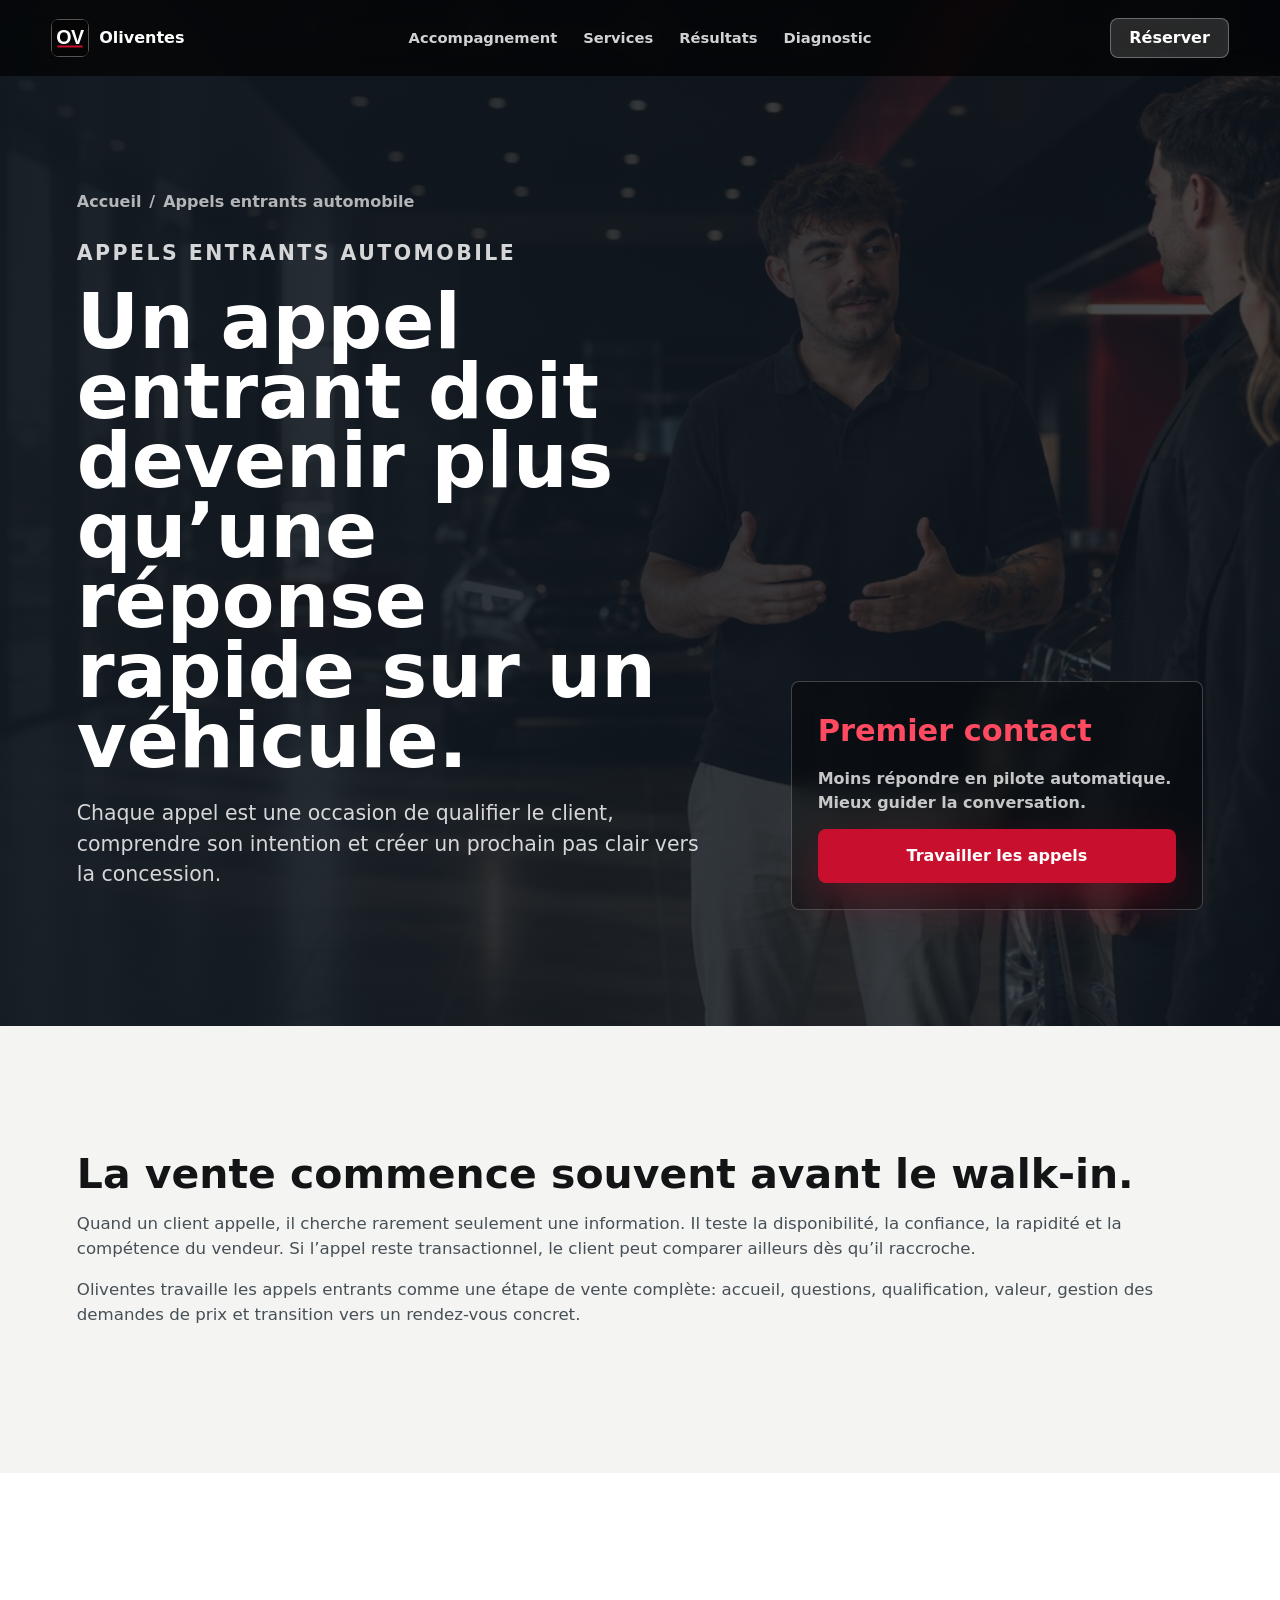
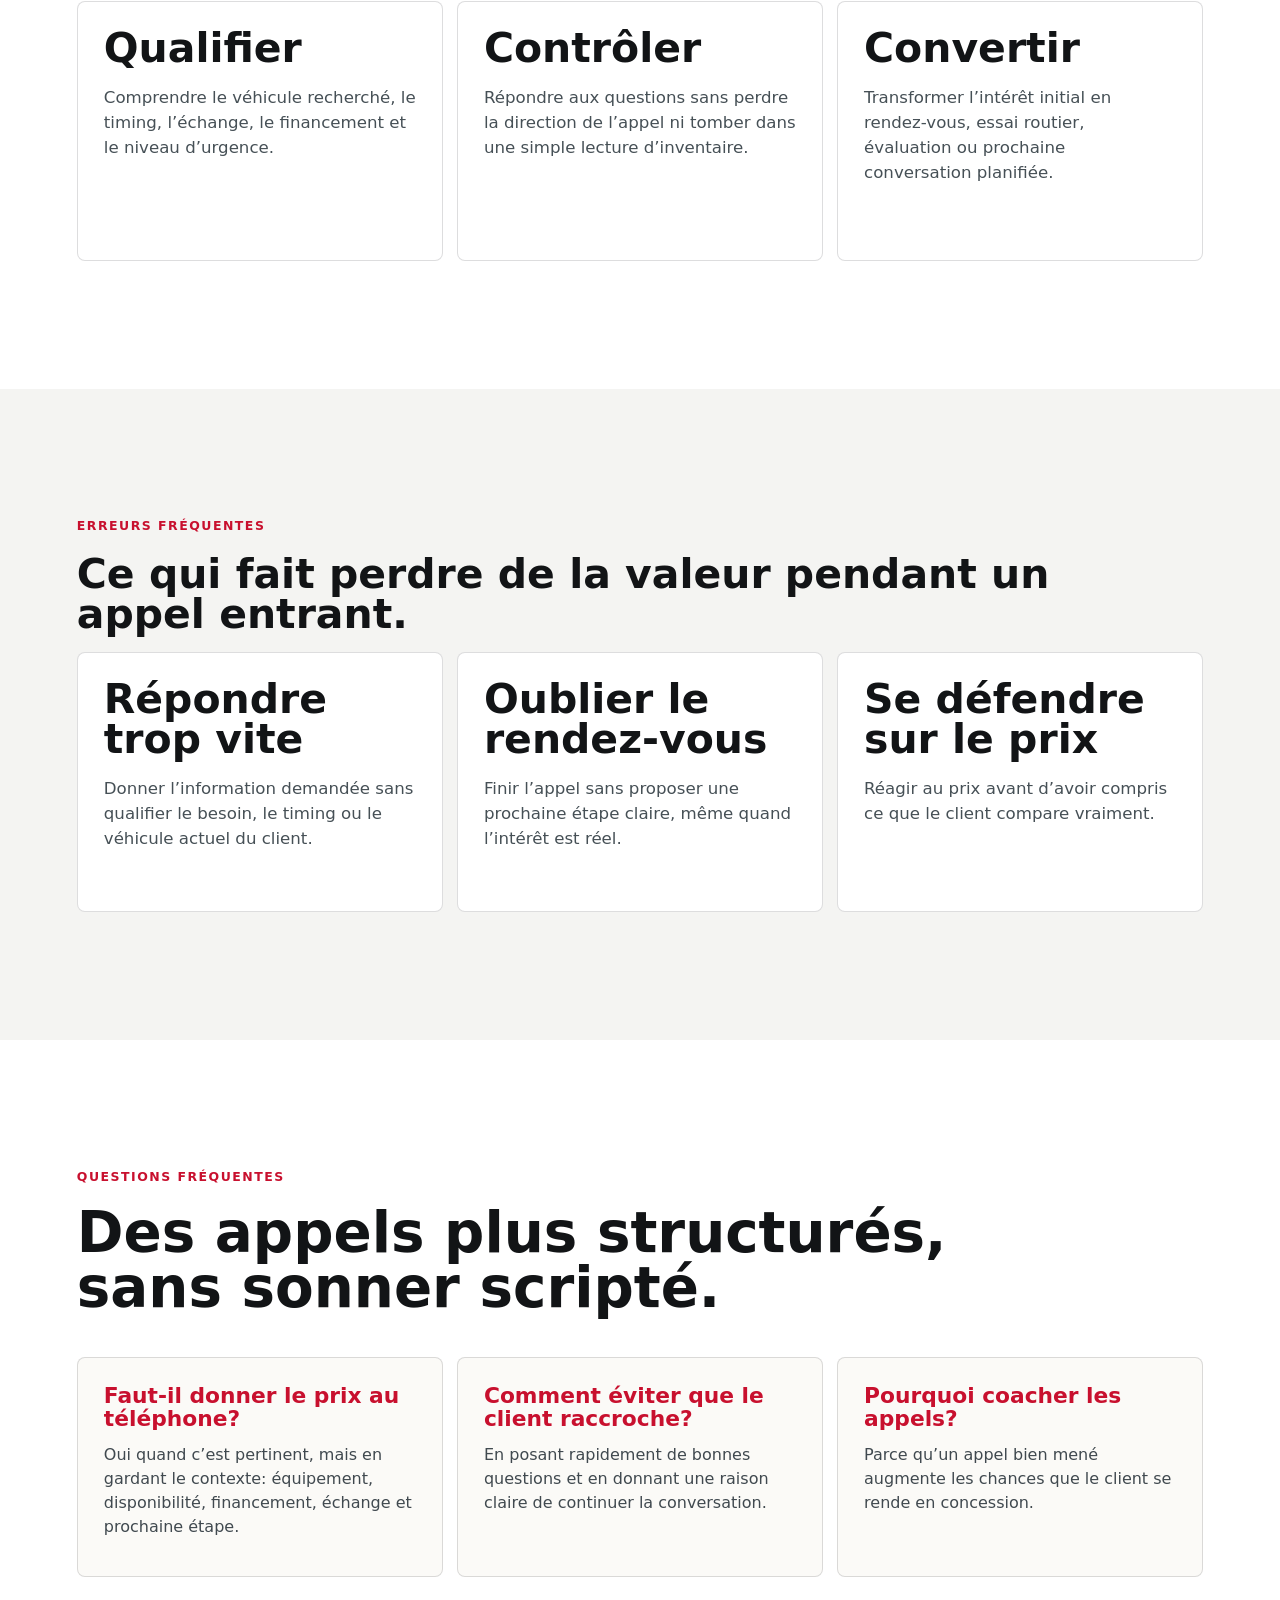
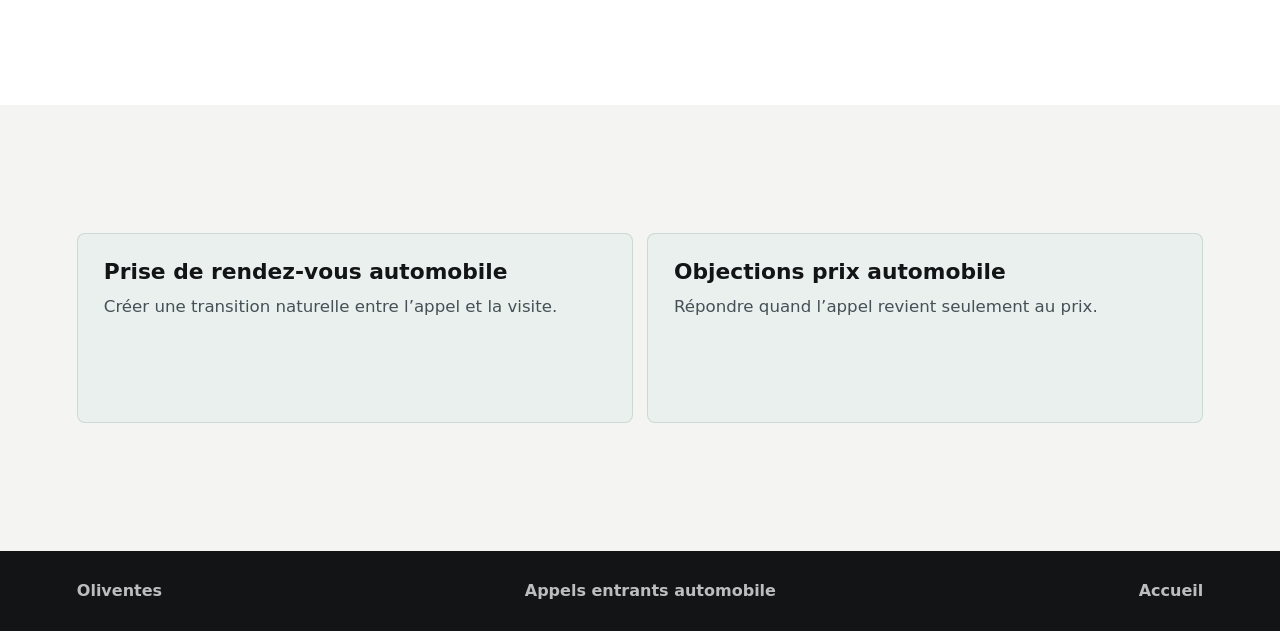
<file: appels-entrants-automobile.html>
<!doctype html>
<html lang="fr">
  <head>
    <meta charset="utf-8">
    <meta name="viewport" content="width=device-width, initial-scale=1">
    <title>Appels entrants automobile | Oliventes</title>
    <meta name="description" content="Améliorer les appels entrants automobile en concession: qualification, découverte, posture, objections, prise de rendez-vous et prochaines étapes.">
    <meta name="robots" content="index, follow">
    <meta name="theme-color" content="#111820">
    <link rel="canonical" href="https://oliventes.com/appels-entrants-automobile.html">
    <meta property="og:site_name" content="Oliventes">
    <meta property="og:locale" content="fr_CA">
    <meta property="og:title" content="Appels entrants automobile | Oliventes">
    <meta property="og:description" content="Transformer les appels entrants en conversations qualifiées et en rendez-vous walk-in.">
    <meta property="og:url" content="https://oliventes.com/appels-entrants-automobile.html">
    <meta property="og:type" content="article">
    <meta property="og:image" content="https://oliventes.com/assets/hero-showroom.png">
    <meta property="og:image:width" content="1774">
    <meta property="og:image:height" content="887">
    <meta property="og:image:alt" content="Coaching de vente automobile en concession avec Oliventes">
    <meta name="twitter:card" content="summary_large_image">
    <meta name="twitter:title" content="Appels entrants automobile | Oliventes">
    <meta name="twitter:description" content="Améliorer les appels entrants automobile en concession: qualification, découverte, posture, objections, prise de rendez-vous et prochaines étapes.">
    <meta name="twitter:image" content="https://oliventes.com/assets/hero-showroom.png">
    <link rel="stylesheet" href="styles.css">
    <script type="application/ld+json">
{
      "@context": "https://schema.org",
      "@graph": [
            {
                  "@type": "BreadcrumbList",
                  "@id": "https://oliventes.com/appels-entrants-automobile.html#breadcrumb",
                  "itemListElement": [
                        {
                              "@type": "ListItem",
                              "position": 1,
                              "name": "Accueil",
                              "item": "https://oliventes.com/"
                        },
                        {
                              "@type": "ListItem",
                              "position": 2,
                              "name": "Appels entrants automobile",
                              "item": "https://oliventes.com/appels-entrants-automobile.html"
                        }
                  ]
            },
            {
                  "@type": "Service",
                  "@id": "https://oliventes.com/appels-entrants-automobile.html#service",
                  "name": "Coaching appels entrants automobile",
                  "serviceType": "Coaching appels entrants automobile",
                  "provider": {
                        "@id": "https://oliventes.com/#organization"
                  },
                  "areaServed": [
                        "Québec",
                        "Montréal",
                        "Laval",
                        "Rive-Sud",
                        "Ville de Québec"
                  ],
                  "description": "Coaching pour mieux qualifier les appels entrants, guider la conversation et convertir plus d’appels en rendez-vous walk-in."
            },
            {
                  "@type": "FAQPage",
                  "@id": "https://oliventes.com/appels-entrants-automobile.html#faq",
                  "mainEntity": [
                        {
                              "@type": "Question",
                              "name": "Faut-il donner le prix au téléphone?",
                              "acceptedAnswer": {
                                    "@type": "Answer",
                                    "text": "Oui quand c’est pertinent, mais en gardant le contexte: équipement, disponibilité, financement, échange et prochaine étape."
                              }
                        },
                        {
                              "@type": "Question",
                              "name": "Comment éviter que le client raccroche?",
                              "acceptedAnswer": {
                                    "@type": "Answer",
                                    "text": "En posant rapidement de bonnes questions et en donnant une raison claire de continuer la conversation."
                              }
                        },
                        {
                              "@type": "Question",
                              "name": "Pourquoi coacher les appels?",
                              "acceptedAnswer": {
                                    "@type": "Answer",
                                    "text": "Parce qu’un appel bien mené augmente les chances que le client se rende en concession."
                              }
                        }
                  ]
            }
      ]
}
    </script>
    <!-- Meta Pixel Code -->
    <script>
      !function(f,b,e,v,n,t,s)
      {if(f.fbq)return;n=f.fbq=function(){n.callMethod?
      n.callMethod.apply(n,arguments):n.queue.push(arguments)};
      if(!f._fbq)f._fbq=n;n.push=n;n.loaded=!0;n.version='2.0';
      n.queue=[];t=b.createElement(e);t.async=!0;
      t.src=v;s=b.getElementsByTagName(e)[0];
      s.parentNode.insertBefore(t,s)}(window, document,'script',
      'https://connect.facebook.net/en_US/fbevents.js');
      fbq('init', '2800323247006526');
      fbq('track', 'PageView');
    </script>
    <!-- End Meta Pixel Code -->
  </head>
  <body class="seo-page">
    <noscript><img height="1" width="1" style="display:none" src="https://www.facebook.com/tr?id=2800323247006526&ev=PageView&noscript=1" alt=""></noscript>
    <header class="site-header" aria-label="Navigation principale"><a class="brand" href="index.html" aria-label="Oliventes"><span class="brand-mark brand-mark-ov" aria-hidden="true"><svg viewBox="0 0 128 128" focusable="false"><rect width="128" height="128" rx="18"></rect><text x="64" y="85" text-anchor="middle">OV</text><path d="M22 94h84"></path></svg></span><span>Oliventes</span></a><nav class="nav-links" aria-label="Sections"><a href="index.html#methode">Accompagnement</a><a href="services-coaching-vente-automobile.html">Services</a><a href="index.html#resultats">Résultats</a><a href="index.html#diagnostic">Diagnostic</a></nav><div class="header-actions"><a class="header-cta" href="index.html#diagnostic">Réserver</a></div></header>
    <main>
      <section class="seo-hero"><div><div class="breadcrumb"><a href="index.html">Accueil</a><span>/</span><span>Appels entrants automobile</span></div><p class="eyebrow">Appels entrants automobile</p><h1>Un appel entrant doit devenir plus qu’une réponse rapide sur un véhicule.</h1><p>Chaque appel est une occasion de qualifier le client, comprendre son intention et créer un prochain pas clair vers la concession.</p></div><aside class="seo-hero-panel"><strong>Premier contact</strong><span>Moins répondre en pilote automatique. Mieux guider la conversation.</span><a class="btn primary" href="index.html#diagnostic">Travailler les appels</a></aside></section>
      <section class="section"><div class="seo-copy"><h2>La vente commence souvent avant le walk-in.</h2><p>Quand un client appelle, il cherche rarement seulement une information. Il teste la disponibilité, la confiance, la rapidité et la compétence du vendeur. Si l’appel reste transactionnel, le client peut comparer ailleurs dès qu’il raccroche.</p><p>Oliventes travaille les appels entrants comme une étape de vente complète: accueil, questions, qualification, valeur, gestion des demandes de prix et transition vers un rendez-vous concret.</p></div></section>
      <section class="section resultats"><div class="seo-card-grid"><article class="seo-card"><h2>Qualifier</h2><p>Comprendre le véhicule recherché, le timing, l’échange, le financement et le niveau d’urgence.</p></article><article class="seo-card"><h2>Contrôler</h2><p>Répondre aux questions sans perdre la direction de l’appel ni tomber dans une simple lecture d’inventaire.</p></article><article class="seo-card"><h2>Convertir</h2><p>Transformer l’intérêt initial en rendez-vous, essai routier, évaluation ou prochaine conversation planifiée.</p></article></div></section>
      <section class="section">
        <div class="section-kicker">Erreurs fréquentes</div>
        <h2 class="section-title-small">Ce qui fait perdre de la valeur pendant un appel entrant.</h2>
        <div class="seo-card-grid"><article class="seo-card"><h2>Répondre trop vite</h2><p>Donner l’information demandée sans qualifier le besoin, le timing ou le véhicule actuel du client.</p></article><article class="seo-card"><h2>Oublier le rendez-vous</h2><p>Finir l’appel sans proposer une prochaine étape claire, même quand l’intérêt est réel.</p></article><article class="seo-card"><h2>Se défendre sur le prix</h2><p>Réagir au prix avant d’avoir compris ce que le client compare vraiment.</p></article></div>
      </section>
      <section class="section faq-section"><div class="section-kicker">Questions fréquentes</div><h2>Des appels plus structurés, sans sonner scripté.</h2><div class="faq-list"><article><h3>Faut-il donner le prix au téléphone?</h3><p>Oui quand c’est pertinent, mais en gardant le contexte: équipement, disponibilité, financement, échange et prochaine étape.</p></article><article><h3>Comment éviter que le client raccroche?</h3><p>En posant rapidement de bonnes questions et en donnant une raison claire de continuer la conversation.</p></article><article><h3>Pourquoi coacher les appels?</h3><p>Parce qu’un appel bien mené augmente les chances que le client se rende en concession.</p></article></div></section>
      <section class="section"><div class="seo-link-grid"><a class="seo-link-card" href="prise-rendez-vous-automobile.html"><h3>Prise de rendez-vous automobile</h3><p>Créer une transition naturelle entre l’appel et la visite.</p></a><a class="seo-link-card" href="objections-prix-automobile.html"><h3>Objections prix automobile</h3><p>Répondre quand l’appel revient seulement au prix.</p></a></div></section>
    </main>
    <footer class="site-footer"><span>Oliventes</span><span>Appels entrants automobile</span><a href="index.html#top">Accueil</a></footer>
  </body>
</html>
</file>
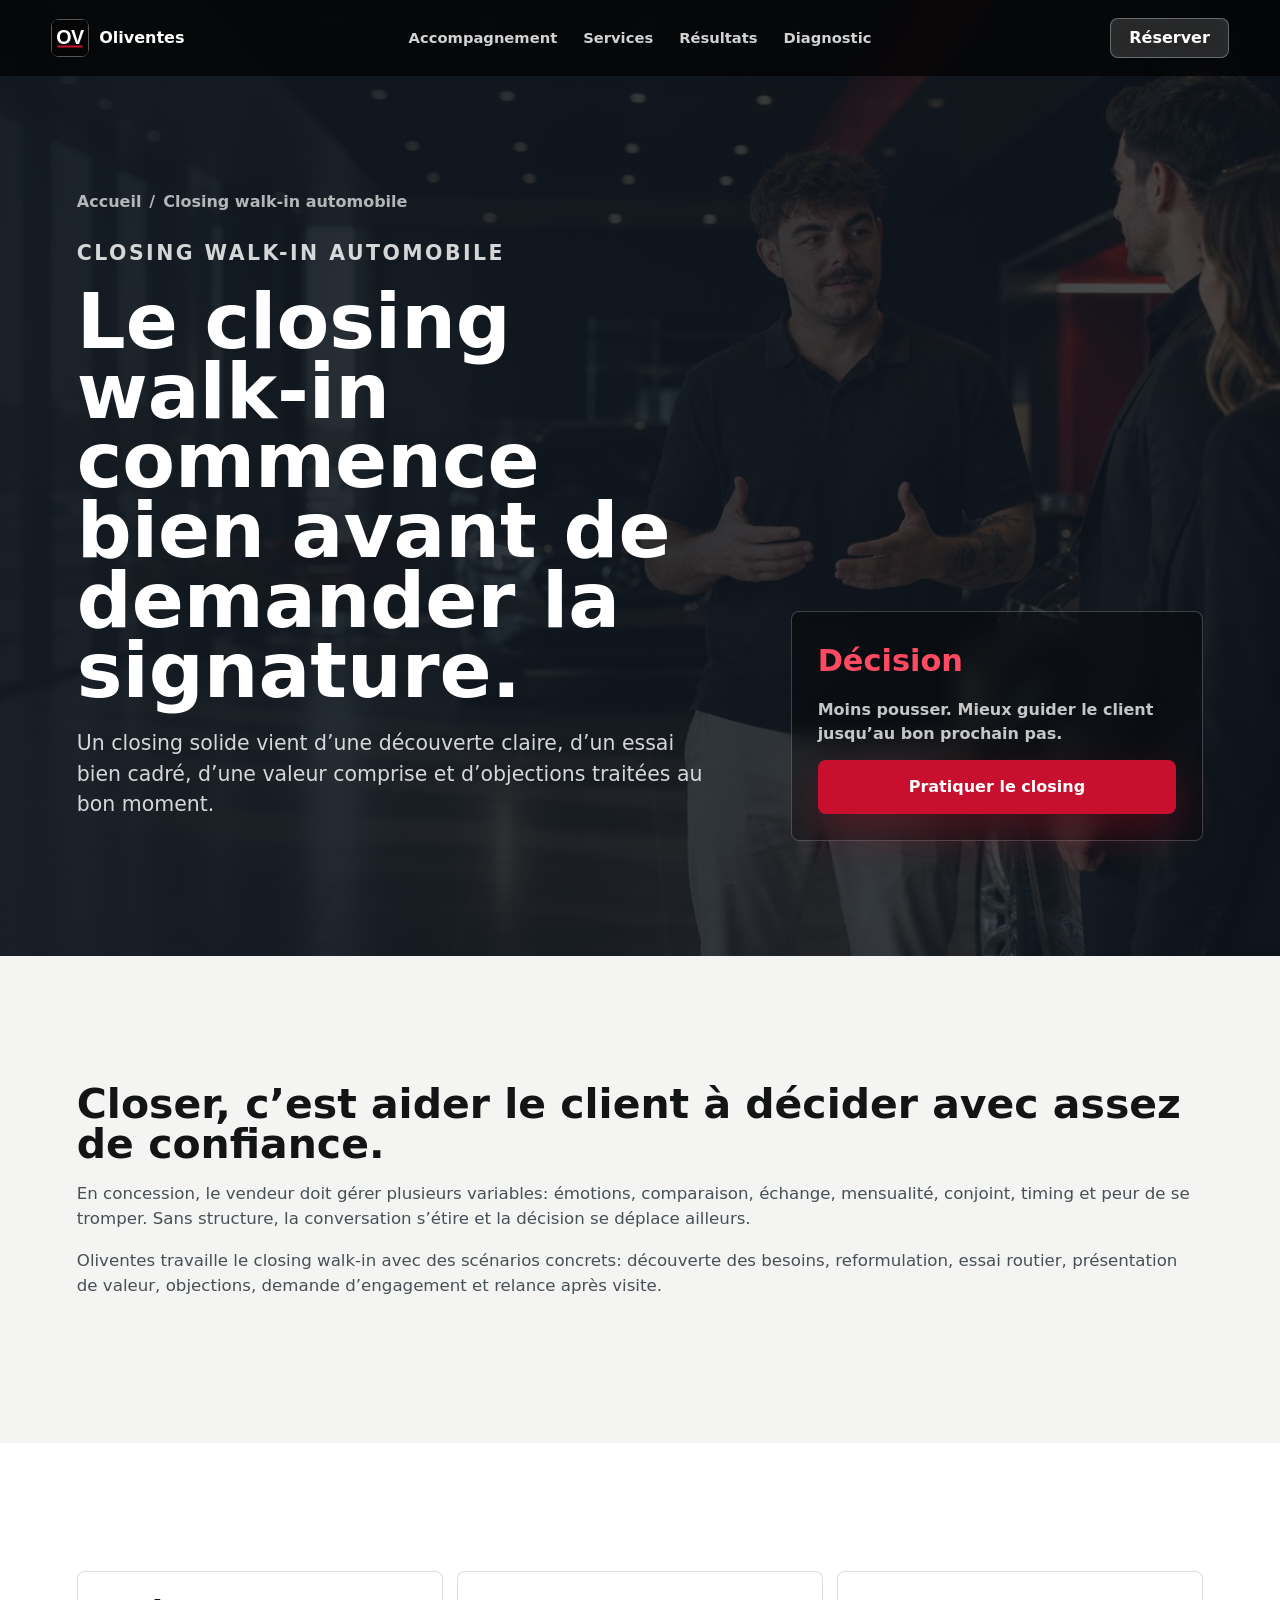
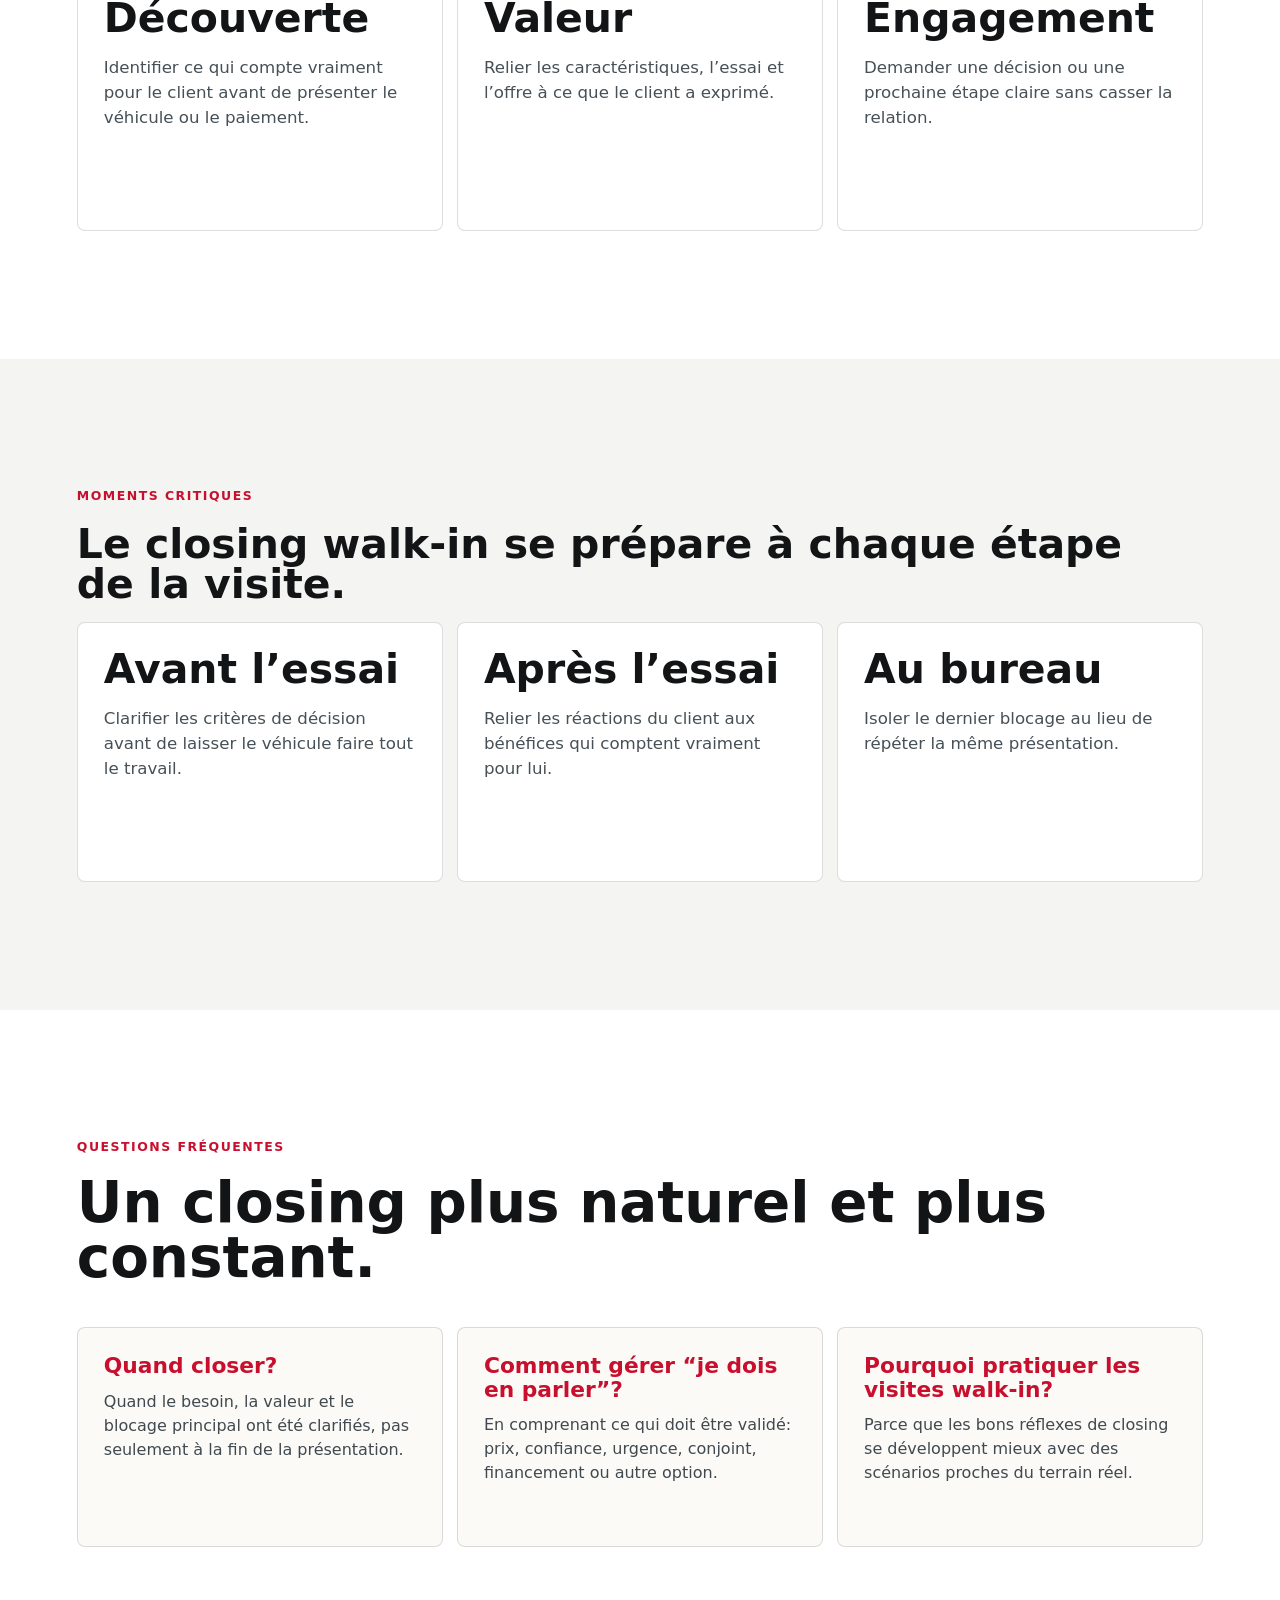
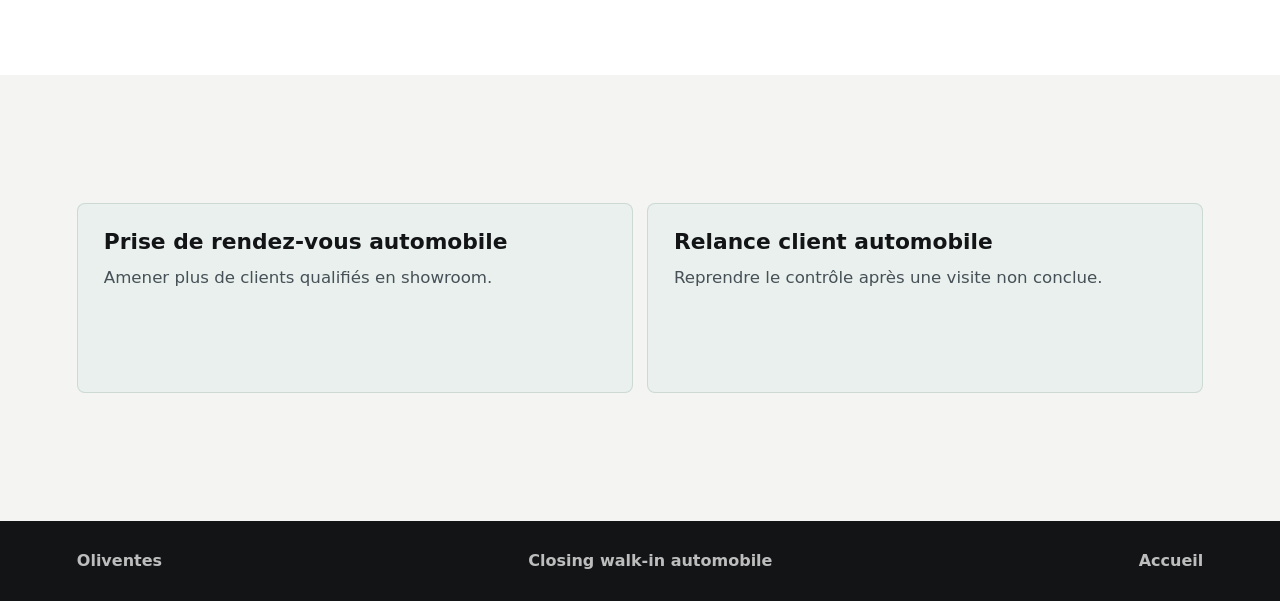
<file: closing-showroom-automobile.html>
<!doctype html>
<html lang="fr">
  <head>
    <meta charset="utf-8">
    <meta name="viewport" content="width=device-width, initial-scale=1">
    <title>Closing walk-in automobile | Oliventes</title>
    <meta name="description" content="Améliorer le closing walk-in automobile: découverte, essai routier, objections, valeur, financement, échange et décision en concession.">
    <meta name="robots" content="index, follow">
    <meta name="theme-color" content="#111820">
    <link rel="canonical" href="https://oliventes.com/closing-showroom-automobile.html">
    <meta property="og:site_name" content="Oliventes">
    <meta property="og:locale" content="fr_CA">
    <meta property="og:title" content="Closing walk-in automobile | Oliventes">
    <meta property="og:description" content="Aider le client à décider en concession sans pression inutile ni improvisation.">
    <meta property="og:url" content="https://oliventes.com/closing-showroom-automobile.html">
    <meta property="og:type" content="article">
    <meta property="og:image" content="https://oliventes.com/assets/hero-showroom.png">
    <meta property="og:image:width" content="1774">
    <meta property="og:image:height" content="887">
    <meta property="og:image:alt" content="Coaching de vente automobile en concession avec Oliventes">
    <meta name="twitter:card" content="summary_large_image">
    <meta name="twitter:title" content="Closing walk-in automobile | Oliventes">
    <meta name="twitter:description" content="Améliorer le closing walk-in automobile: découverte, essai routier, objections, valeur, financement, échange et décision en concession.">
    <meta name="twitter:image" content="https://oliventes.com/assets/hero-showroom.png">
    <link rel="stylesheet" href="styles.css">
    <script type="application/ld+json">
{
      "@context": "https://schema.org",
      "@graph": [
            {
                  "@type": "BreadcrumbList",
                  "@id": "https://oliventes.com/closing-showroom-automobile.html#breadcrumb",
                  "itemListElement": [
                        {
                              "@type": "ListItem",
                              "position": 1,
                              "name": "Accueil",
                              "item": "https://oliventes.com/"
                        },
                        {
                              "@type": "ListItem",
                              "position": 2,
                              "name": "Closing walk-in automobile",
                              "item": "https://oliventes.com/closing-showroom-automobile.html"
                        }
                  ]
            },
            {
                  "@type": "Service",
                  "@id": "https://oliventes.com/closing-showroom-automobile.html#service",
                  "name": "Coaching closing walk-in automobile",
                  "serviceType": "Coaching closing walk-in automobile",
                  "provider": {
                        "@id": "https://oliventes.com/#organization"
                  },
                  "areaServed": [
                        "Québec",
                        "Montréal",
                        "Laval",
                        "Rive-Sud",
                        "Ville de Québec"
                  ],
                  "description": "Coaching pour mieux guider la décision client en concession, traiter les objections et closer avec une posture plus solide."
            },
            {
                  "@type": "FAQPage",
                  "@id": "https://oliventes.com/closing-showroom-automobile.html#faq",
                  "mainEntity": [
                        {
                              "@type": "Question",
                              "name": "Quand closer?",
                              "acceptedAnswer": {
                                    "@type": "Answer",
                                    "text": "Quand le besoin, la valeur et le blocage principal ont été clarifiés, pas seulement à la fin de la présentation."
                              }
                        },
                        {
                              "@type": "Question",
                              "name": "Comment gérer “je dois en parler”?",
                              "acceptedAnswer": {
                                    "@type": "Answer",
                                    "text": "En comprenant ce qui doit être validé: prix, confiance, urgence, conjoint, financement ou autre option."
                              }
                        },
                        {
                              "@type": "Question",
                              "name": "Pourquoi pratiquer les visites walk-in?",
                              "acceptedAnswer": {
                                    "@type": "Answer",
                                    "text": "Parce que les bons réflexes de closing se développent mieux avec des scénarios proches du terrain réel."
                              }
                        }
                  ]
            }
      ]
}
    </script>
    <!-- Meta Pixel Code -->
    <script>
      !function(f,b,e,v,n,t,s)
      {if(f.fbq)return;n=f.fbq=function(){n.callMethod?
      n.callMethod.apply(n,arguments):n.queue.push(arguments)};
      if(!f._fbq)f._fbq=n;n.push=n;n.loaded=!0;n.version='2.0';
      n.queue=[];t=b.createElement(e);t.async=!0;
      t.src=v;s=b.getElementsByTagName(e)[0];
      s.parentNode.insertBefore(t,s)}(window, document,'script',
      'https://connect.facebook.net/en_US/fbevents.js');
      fbq('init', '2800323247006526');
      fbq('track', 'PageView');
    </script>
    <!-- End Meta Pixel Code -->
  </head>
  <body class="seo-page">
    <noscript><img height="1" width="1" style="display:none" src="https://www.facebook.com/tr?id=2800323247006526&ev=PageView&noscript=1" alt=""></noscript>
    <header class="site-header" aria-label="Navigation principale"><a class="brand" href="index.html" aria-label="Oliventes"><span class="brand-mark brand-mark-ov" aria-hidden="true"><svg viewBox="0 0 128 128" focusable="false"><rect width="128" height="128" rx="18"></rect><text x="64" y="85" text-anchor="middle">OV</text><path d="M22 94h84"></path></svg></span><span>Oliventes</span></a><nav class="nav-links" aria-label="Sections"><a href="index.html#methode">Accompagnement</a><a href="services-coaching-vente-automobile.html">Services</a><a href="index.html#resultats">Résultats</a><a href="index.html#diagnostic">Diagnostic</a></nav><div class="header-actions"><a class="header-cta" href="index.html#diagnostic">Réserver</a></div></header>
    <main>
      <section class="seo-hero"><div><div class="breadcrumb"><a href="index.html">Accueil</a><span>/</span><span>Closing walk-in automobile</span></div><p class="eyebrow">Closing walk-in automobile</p><h1>Le closing walk-in commence bien avant de demander la signature.</h1><p>Un closing solide vient d’une découverte claire, d’un essai bien cadré, d’une valeur comprise et d’objections traitées au bon moment.</p></div><aside class="seo-hero-panel"><strong>Décision</strong><span>Moins pousser. Mieux guider le client jusqu’au bon prochain pas.</span><a class="btn primary" href="index.html#diagnostic">Pratiquer le closing</a></aside></section>
      <section class="section"><div class="seo-copy"><h2>Closer, c’est aider le client à décider avec assez de confiance.</h2><p>En concession, le vendeur doit gérer plusieurs variables: émotions, comparaison, échange, mensualité, conjoint, timing et peur de se tromper. Sans structure, la conversation s’étire et la décision se déplace ailleurs.</p><p>Oliventes travaille le closing walk-in avec des scénarios concrets: découverte des besoins, reformulation, essai routier, présentation de valeur, objections, demande d’engagement et relance après visite.</p></div></section>
      <section class="section resultats"><div class="seo-card-grid"><article class="seo-card"><h2>Découverte</h2><p>Identifier ce qui compte vraiment pour le client avant de présenter le véhicule ou le paiement.</p></article><article class="seo-card"><h2>Valeur</h2><p>Relier les caractéristiques, l’essai et l’offre à ce que le client a exprimé.</p></article><article class="seo-card"><h2>Engagement</h2><p>Demander une décision ou une prochaine étape claire sans casser la relation.</p></article></div></section>
      <section class="section">
        <div class="section-kicker">Moments critiques</div>
        <h2 class="section-title-small">Le closing walk-in se prépare à chaque étape de la visite.</h2>
        <div class="seo-card-grid"><article class="seo-card"><h2>Avant l’essai</h2><p>Clarifier les critères de décision avant de laisser le véhicule faire tout le travail.</p></article><article class="seo-card"><h2>Après l’essai</h2><p>Relier les réactions du client aux bénéfices qui comptent vraiment pour lui.</p></article><article class="seo-card"><h2>Au bureau</h2><p>Isoler le dernier blocage au lieu de répéter la même présentation.</p></article></div>
      </section>
      <section class="section faq-section"><div class="section-kicker">Questions fréquentes</div><h2>Un closing plus naturel et plus constant.</h2><div class="faq-list"><article><h3>Quand closer?</h3><p>Quand le besoin, la valeur et le blocage principal ont été clarifiés, pas seulement à la fin de la présentation.</p></article><article><h3>Comment gérer “je dois en parler”?</h3><p>En comprenant ce qui doit être validé: prix, confiance, urgence, conjoint, financement ou autre option.</p></article><article><h3>Pourquoi pratiquer les visites walk-in?</h3><p>Parce que les bons réflexes de closing se développent mieux avec des scénarios proches du terrain réel.</p></article></div></section>
      <section class="section"><div class="seo-link-grid"><a class="seo-link-card" href="prise-rendez-vous-automobile.html"><h3>Prise de rendez-vous automobile</h3><p>Amener plus de clients qualifiés en showroom.</p></a><a class="seo-link-card" href="relance-client-automobile.html"><h3>Relance client automobile</h3><p>Reprendre le contrôle après une visite non conclue.</p></a></div></section>
    </main>
    <footer class="site-footer"><span>Oliventes</span><span>Closing walk-in automobile</span><a href="index.html#top">Accueil</a></footer>
  </body>
</html>
</file>
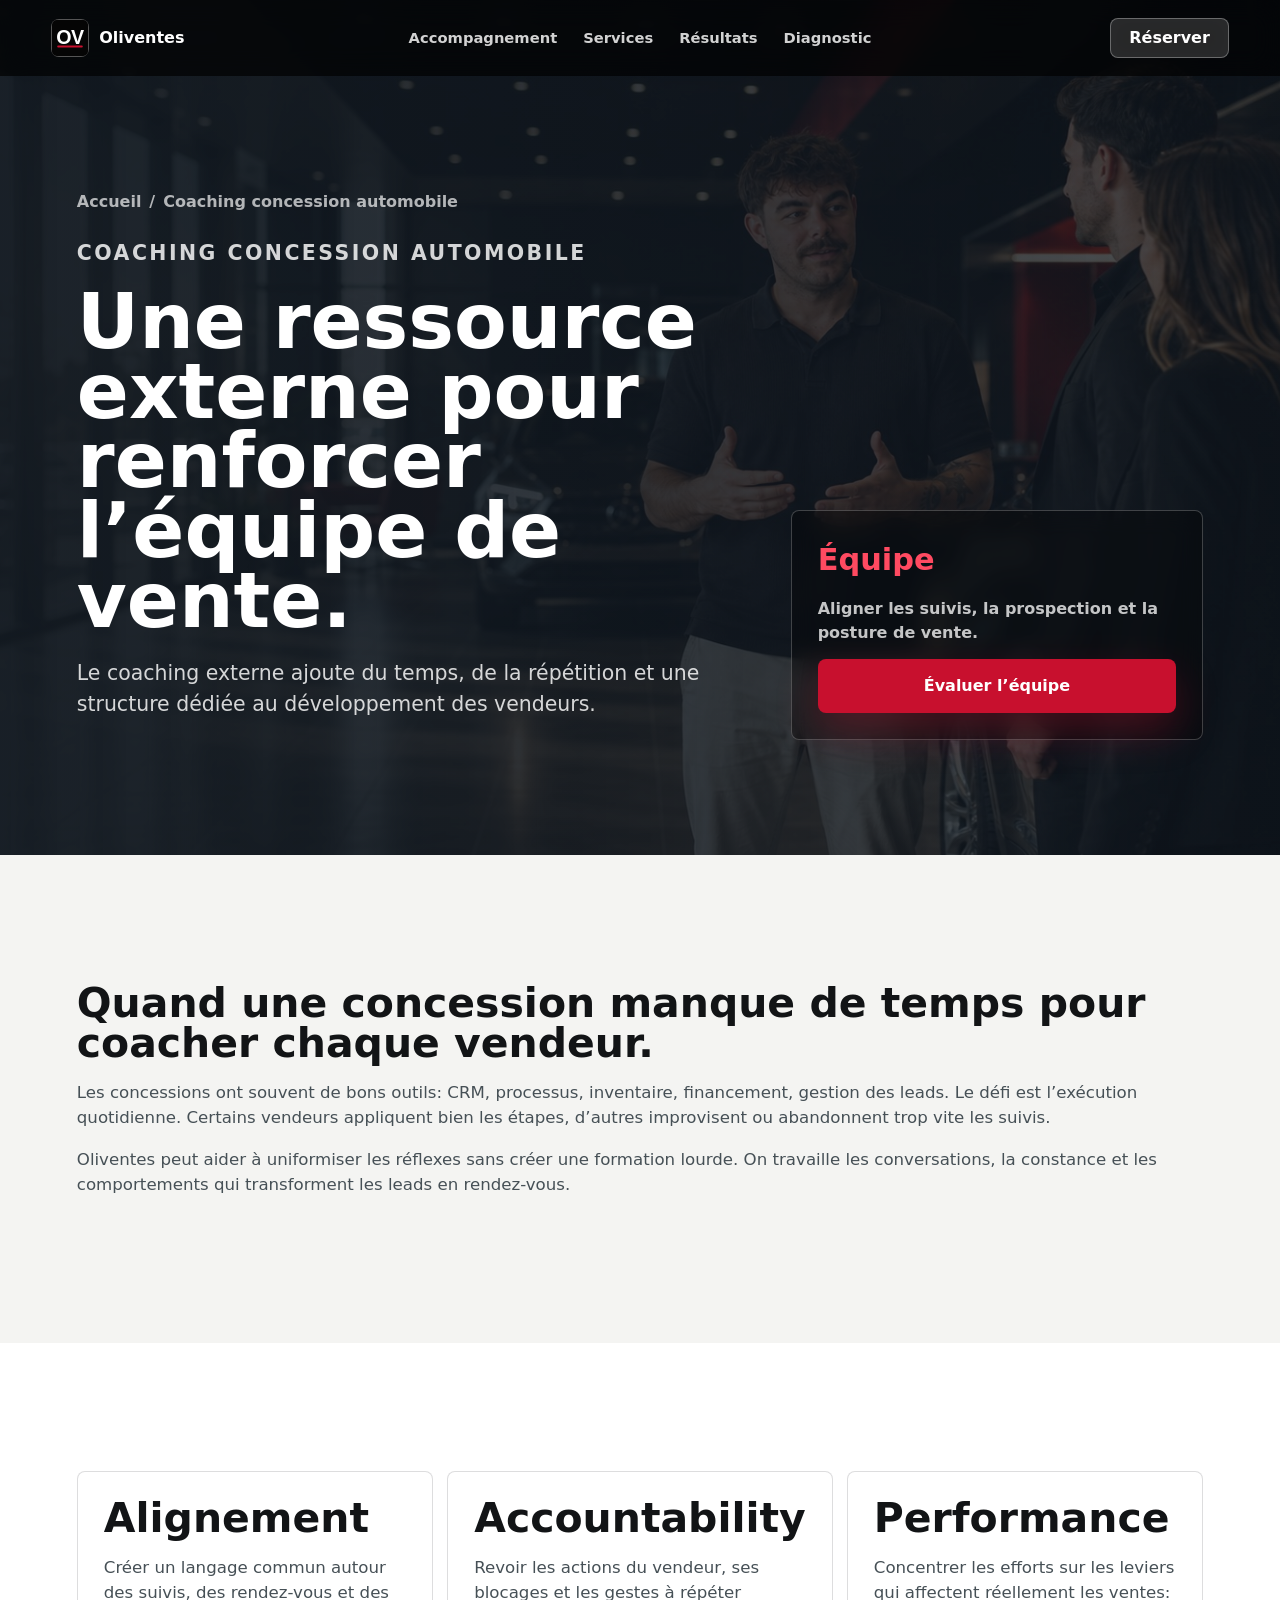
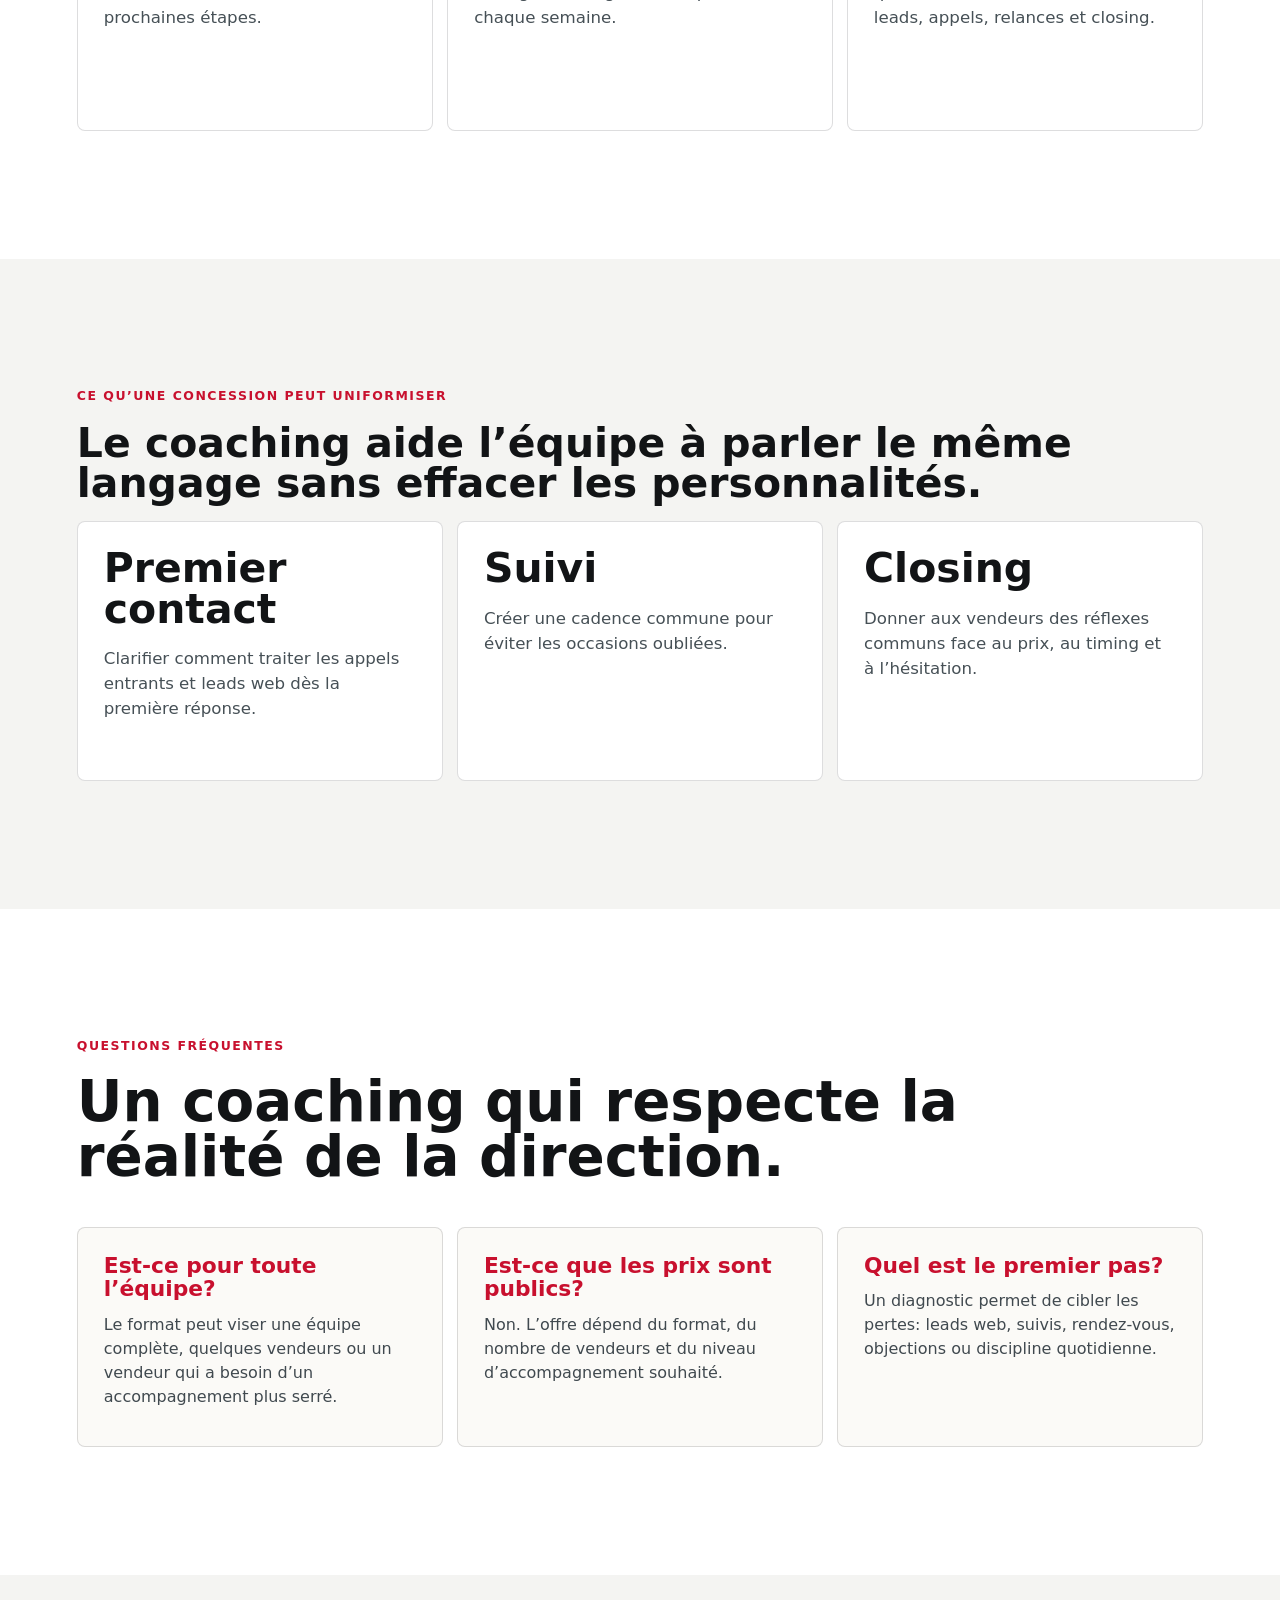
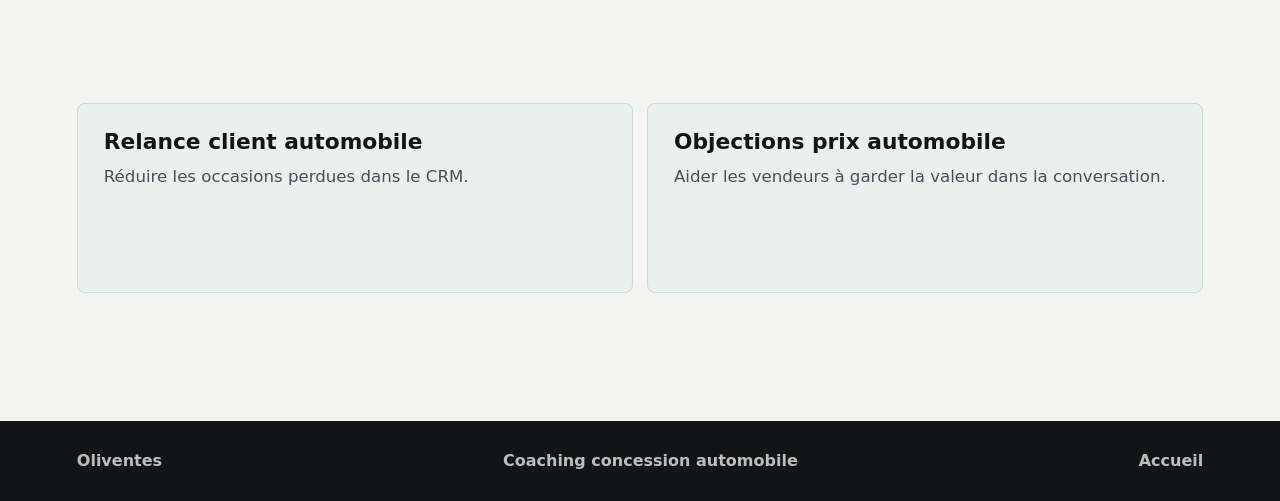
<file: coaching-concession-automobile.html>
<!doctype html>
<html lang="fr">
  <head>
    <meta charset="utf-8">
    <meta name="viewport" content="width=device-width, initial-scale=1">
    <title>Coaching pour concession automobile | Oliventes</title>
    <meta name="description" content="Coaching externe pour concession automobile: renforcer les suivis, la prospection, les rendez-vous, les objections et la constance de l’équipe de vente.">
    <meta name="robots" content="index, follow">
    <meta name="theme-color" content="#111820">
    <link rel="canonical" href="https://oliventes.com/coaching-concession-automobile.html">
    <meta property="og:site_name" content="Oliventes">
    <meta property="og:locale" content="fr_CA">
    <meta property="og:title" content="Coaching pour concession automobile | Oliventes">
    <meta property="og:description" content="Une ressource de coaching pour soutenir les vendeurs et les concessions.">
    <meta property="og:url" content="https://oliventes.com/coaching-concession-automobile.html">
    <meta property="og:type" content="article">
    <meta property="og:image" content="https://oliventes.com/assets/hero-showroom.png">
    <meta property="og:image:width" content="1774">
    <meta property="og:image:height" content="887">
    <meta property="og:image:alt" content="Coaching de vente automobile en concession avec Oliventes">
    <meta name="twitter:card" content="summary_large_image">
    <meta name="twitter:title" content="Coaching pour concession automobile | Oliventes">
    <meta name="twitter:description" content="Coaching externe pour concession automobile: renforcer les suivis, la prospection, les rendez-vous, les objections et la constance de l’équipe de vente.">
    <meta name="twitter:image" content="https://oliventes.com/assets/hero-showroom.png">
    <link rel="stylesheet" href="styles.css">
    <script type="application/ld+json">
{
      "@context": "https://schema.org",
      "@graph": [
            {
                  "@type": "BreadcrumbList",
                  "@id": "https://oliventes.com/coaching-concession-automobile.html#breadcrumb",
                  "itemListElement": [
                        {
                              "@type": "ListItem",
                              "position": 1,
                              "name": "Accueil",
                              "item": "https://oliventes.com/"
                        },
                        {
                              "@type": "ListItem",
                              "position": 2,
                              "name": "Coaching pour concession automobile",
                              "item": "https://oliventes.com/coaching-concession-automobile.html"
                        }
                  ]
            },
            {
                  "@type": "Service",
                  "@id": "https://oliventes.com/coaching-concession-automobile.html#service",
                  "name": "Coaching concession automobile",
                  "serviceType": "Coaching concession automobile",
                  "provider": {
                        "@id": "https://oliventes.com/#organization"
                  },
                  "areaServed": [
                        "Québec",
                        "Montréal",
                        "Laval",
                        "Rive-Sud",
                        "Ville de Québec"
                  ],
                  "description": "Coaching externe pour aider les concessions à renforcer les suivis, la prospection, les rendez-vous et les objections de leur équipe."
            },
            {
                  "@type": "FAQPage",
                  "@id": "https://oliventes.com/coaching-concession-automobile.html#faq",
                  "mainEntity": [
                        {
                              "@type": "Question",
                              "name": "Le coaching remplace-t-il la direction?",
                              "acceptedAnswer": {
                                    "@type": "Answer",
                                    "text": "Non. Il complète la direction en donnant plus de temps pratique aux vendeurs."
                              }
                        },
                        {
                              "@type": "Question",
                              "name": "Est-ce adapté à une équipe?",
                              "acceptedAnswer": {
                                    "@type": "Answer",
                                    "text": "Oui. Le coaching peut soutenir un vendeur, une petite équipe ou une concession complète."
                              }
                        },
                        {
                              "@type": "Question",
                              "name": "Quels sujets sont travaillés?",
                              "acceptedAnswer": {
                                    "@type": "Answer",
                                    "text": "Appels, rendez-vous, suivis CRM, objections prix, prospection et closing walk-in."
                              }
                        }
                  ]
            }
      ]
}
    </script>
    <!-- Meta Pixel Code -->
    <script>
      !function(f,b,e,v,n,t,s)
      {if(f.fbq)return;n=f.fbq=function(){n.callMethod?
      n.callMethod.apply(n,arguments):n.queue.push(arguments)};
      if(!f._fbq)f._fbq=n;n.push=n;n.loaded=!0;n.version='2.0';
      n.queue=[];t=b.createElement(e);t.async=!0;
      t.src=v;s=b.getElementsByTagName(e)[0];
      s.parentNode.insertBefore(t,s)}(window, document,'script',
      'https://connect.facebook.net/en_US/fbevents.js');
      fbq('init', '2800323247006526');
      fbq('track', 'PageView');
    </script>
    <!-- End Meta Pixel Code -->
  </head>
  <body class="seo-page">
    <noscript><img height="1" width="1" style="display:none" src="https://www.facebook.com/tr?id=2800323247006526&ev=PageView&noscript=1" alt=""></noscript>
    <header class="site-header" aria-label="Navigation principale">
      <a class="brand" href="index.html" aria-label="Oliventes"><span class="brand-mark brand-mark-ov" aria-hidden="true"><svg viewBox="0 0 128 128" focusable="false"><rect width="128" height="128" rx="18"></rect><text x="64" y="85" text-anchor="middle">OV</text><path d="M22 94h84"></path></svg></span><span>Oliventes</span></a>
      <nav class="nav-links" aria-label="Sections"><a href="index.html#methode">Accompagnement</a><a href="services-coaching-vente-automobile.html">Services</a><a href="index.html#resultats">Résultats</a><a href="index.html#diagnostic">Diagnostic</a></nav>
      <div class="header-actions"><a class="header-cta" href="index.html#diagnostic">Réserver</a></div>
    </header>
    <main>
      <section class="seo-hero"><div><div class="breadcrumb"><a href="index.html">Accueil</a><span>/</span><span>Coaching concession automobile</span></div><p class="eyebrow">Coaching concession automobile</p><h1>Une ressource externe pour renforcer l’équipe de vente.</h1><p>Le coaching externe ajoute du temps, de la répétition et une structure dédiée au développement des vendeurs.</p></div><aside class="seo-hero-panel"><strong>Équipe</strong><span>Aligner les suivis, la prospection et la posture de vente.</span><a class="btn primary" href="index.html#diagnostic">Évaluer l’équipe</a></aside></section>
      <section class="section"><div class="seo-copy"><h2>Quand une concession manque de temps pour coacher chaque vendeur.</h2><p>Les concessions ont souvent de bons outils: CRM, processus, inventaire, financement, gestion des leads. Le défi est l’exécution quotidienne. Certains vendeurs appliquent bien les étapes, d’autres improvisent ou abandonnent trop vite les suivis.</p><p>Oliventes peut aider à uniformiser les réflexes sans créer une formation lourde. On travaille les conversations, la constance et les comportements qui transforment les leads en rendez-vous.</p></div></section>
      <section class="section resultats"><div class="seo-card-grid"><article class="seo-card"><h2>Alignement</h2><p>Créer un langage commun autour des suivis, des rendez-vous et des prochaines étapes.</p></article><article class="seo-card"><h2>Accountability</h2><p>Revoir les actions du vendeur, ses blocages et les gestes à répéter chaque semaine.</p></article><article class="seo-card"><h2>Performance</h2><p>Concentrer les efforts sur les leviers qui affectent réellement les ventes: leads, appels, relances et closing.</p></article></div></section>
      <section class="section">
        <div class="section-kicker">Ce qu’une concession peut uniformiser</div>
        <h2 class="section-title-small">Le coaching aide l’équipe à parler le même langage sans effacer les personnalités.</h2>
        <div class="seo-card-grid"><article class="seo-card"><h2>Premier contact</h2><p>Clarifier comment traiter les appels entrants et leads web dès la première réponse.</p></article><article class="seo-card"><h2>Suivi</h2><p>Créer une cadence commune pour éviter les occasions oubliées.</p></article><article class="seo-card"><h2>Closing</h2><p>Donner aux vendeurs des réflexes communs face au prix, au timing et à l’hésitation.</p></article></div>
      </section>
      <section class="section faq-section"><div class="section-kicker">Questions fréquentes</div><h2>Un coaching qui respecte la réalité de la direction.</h2><div class="faq-list"><article><h3>Est-ce pour toute l’équipe?</h3><p>Le format peut viser une équipe complète, quelques vendeurs ou un vendeur qui a besoin d’un accompagnement plus serré.</p></article><article><h3>Est-ce que les prix sont publics?</h3><p>Non. L’offre dépend du format, du nombre de vendeurs et du niveau d’accompagnement souhaité.</p></article><article><h3>Quel est le premier pas?</h3><p>Un diagnostic permet de cibler les pertes: leads web, suivis, rendez-vous, objections ou discipline quotidienne.</p></article></div></section>
      <section class="section"><div class="seo-link-grid"><a class="seo-link-card" href="relance-client-automobile.html"><h3>Relance client automobile</h3><p>Réduire les occasions perdues dans le CRM.</p></a><a class="seo-link-card" href="objections-prix-automobile.html"><h3>Objections prix automobile</h3><p>Aider les vendeurs à garder la valeur dans la conversation.</p></a></div></section>
    </main>
    <footer class="site-footer"><span>Oliventes</span><span>Coaching concession automobile</span><a href="index.html#top">Accueil</a></footer>
  </body>
</html>
</file>
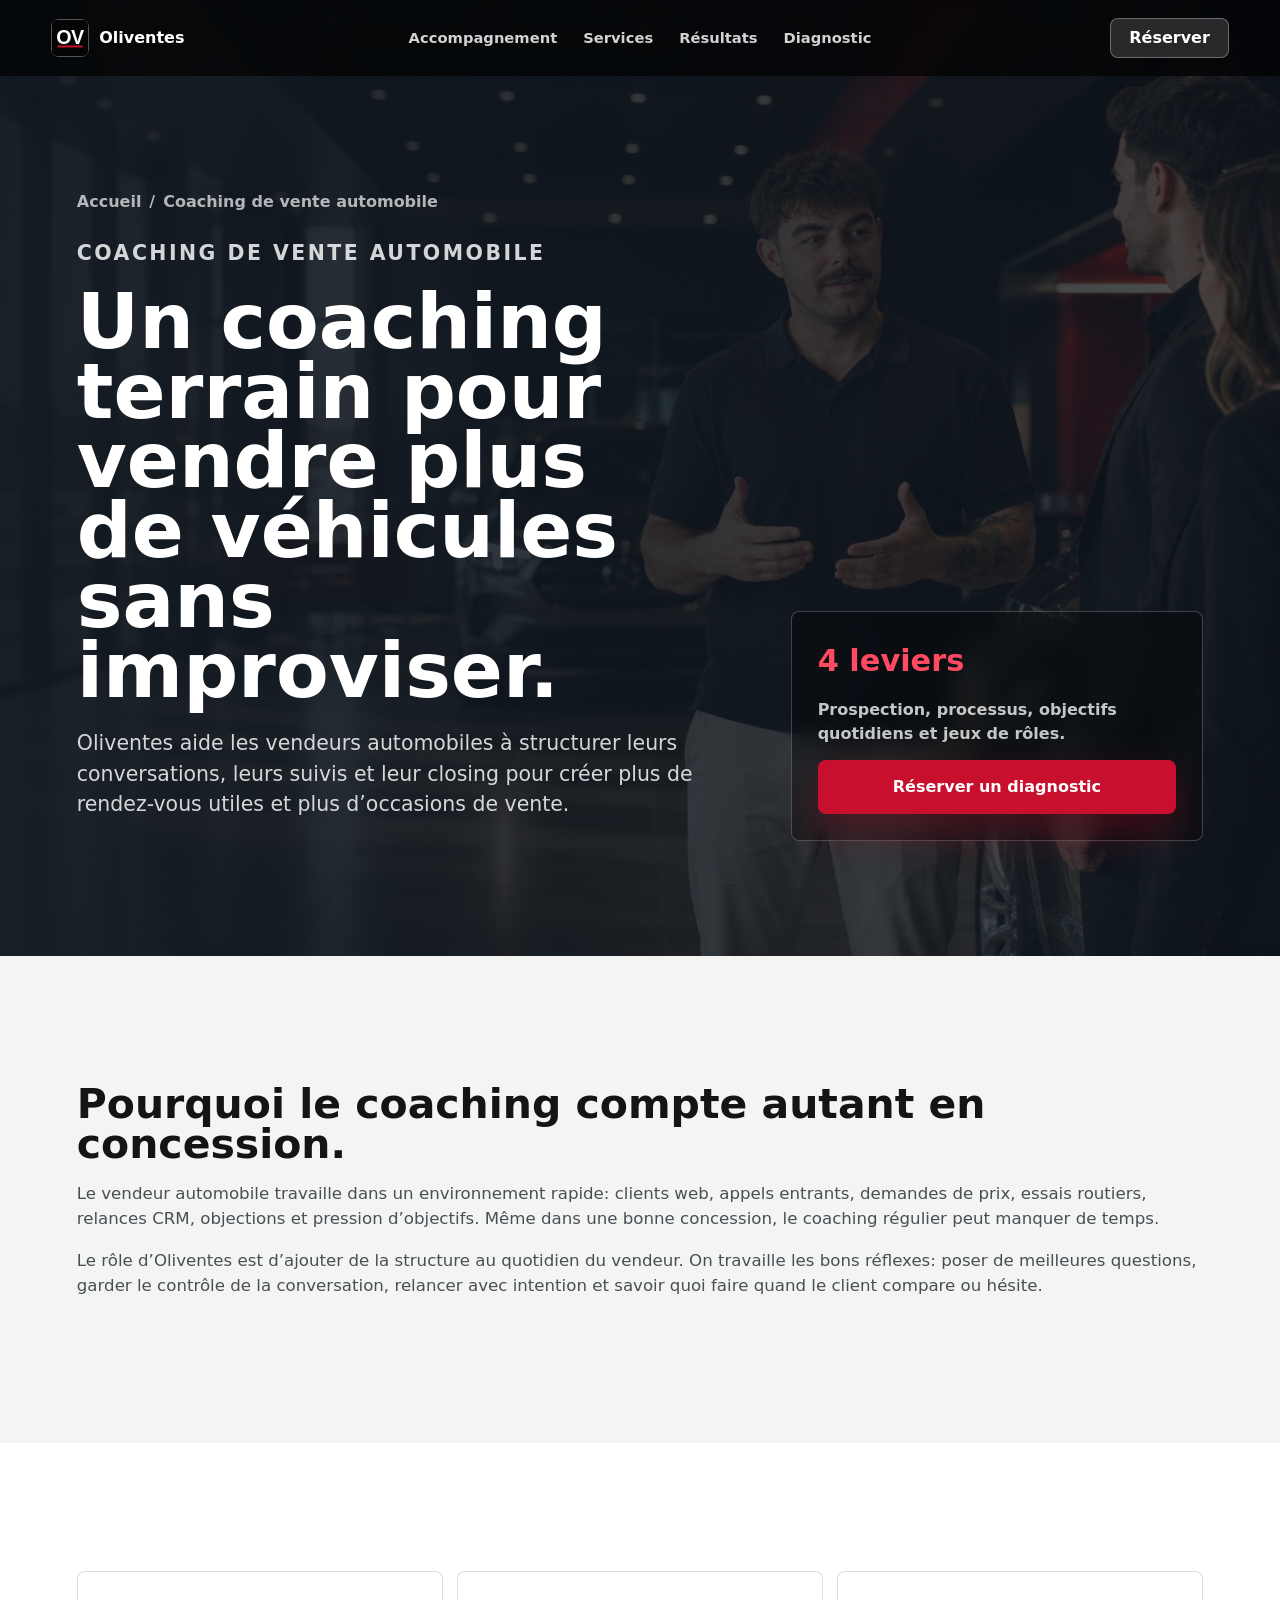
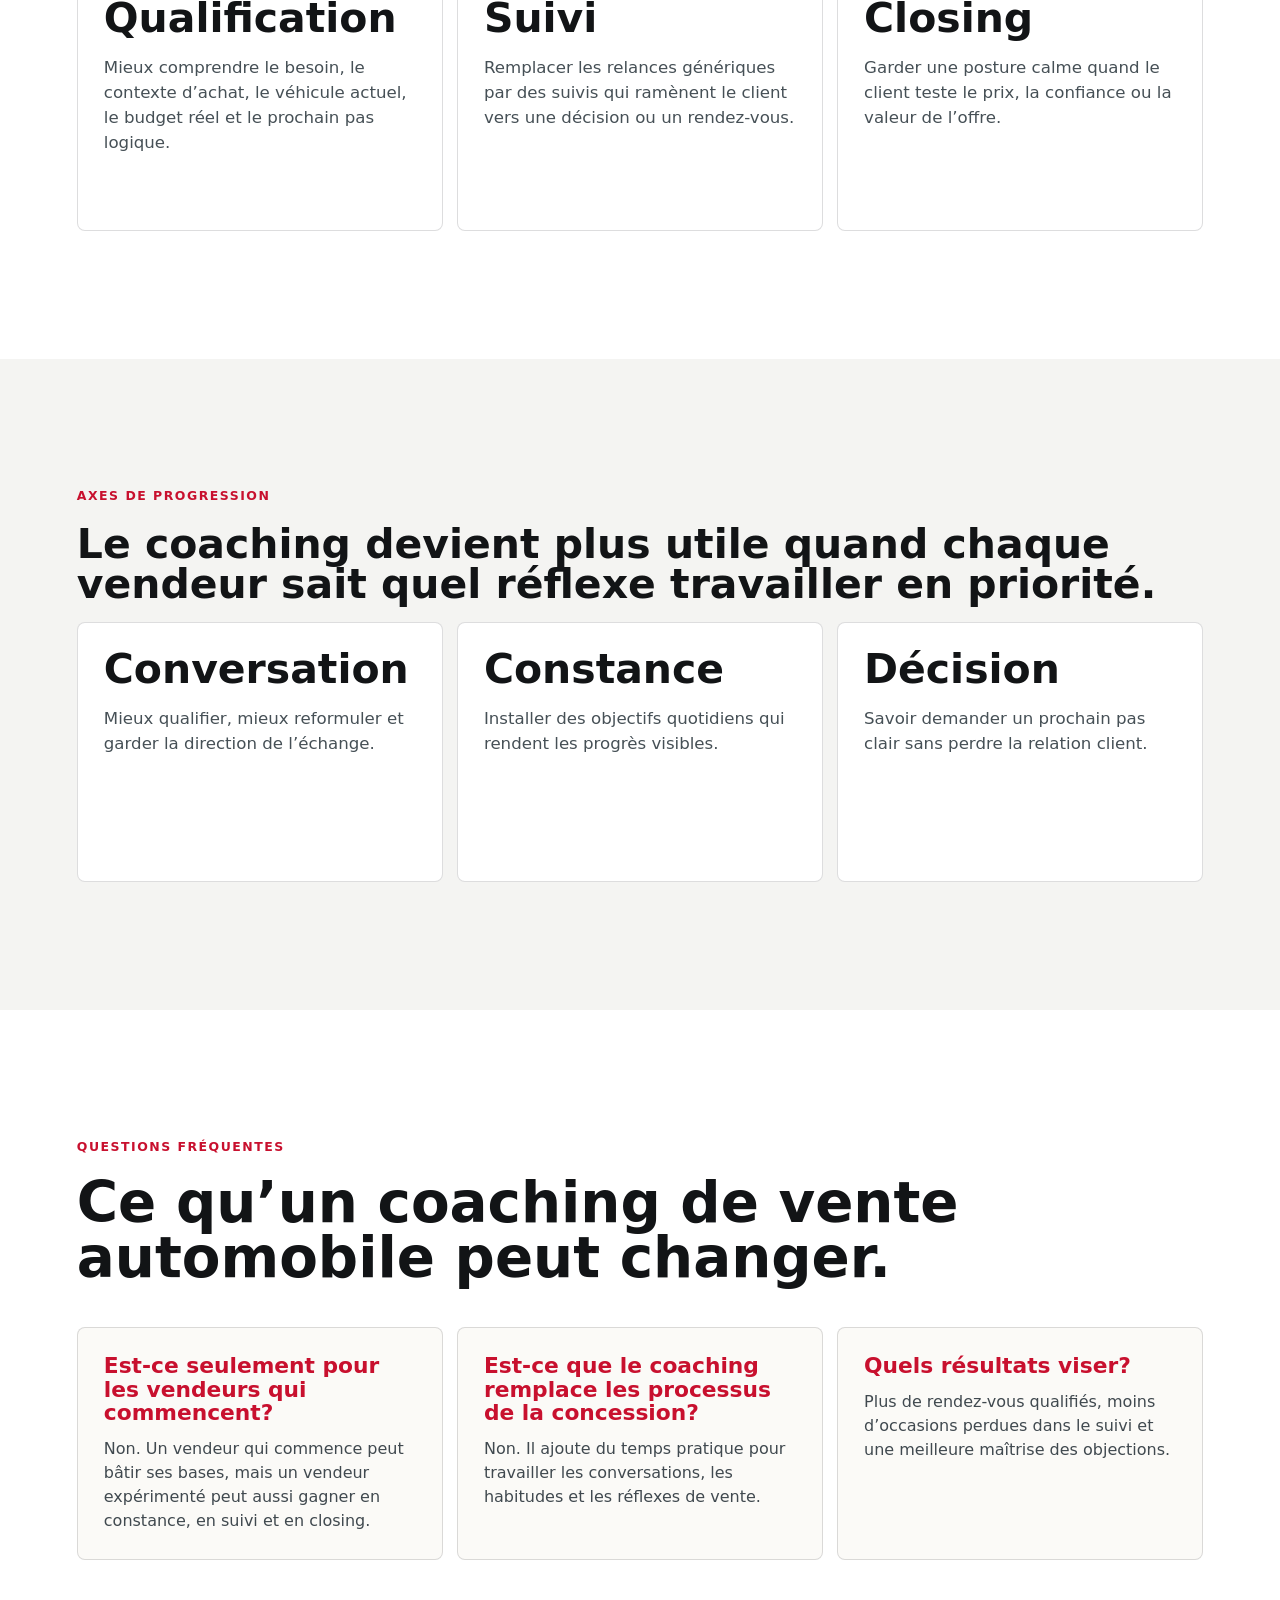
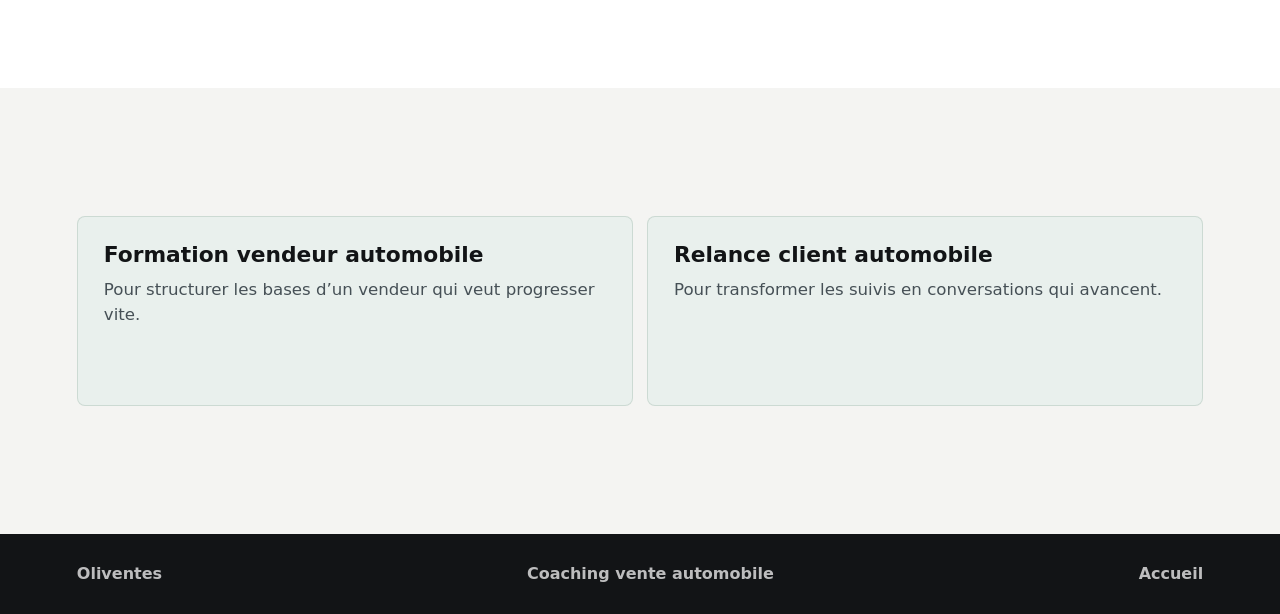
<file: coaching-vente-automobile.html>
<!doctype html>
<html lang="fr">
  <head>
    <meta charset="utf-8">
    <meta name="viewport" content="width=device-width, initial-scale=1">
    <title>Coaching de vente automobile au Québec | Oliventes</title>
    <meta name="description" content="Coaching de vente automobile pour vendeurs qui veulent mieux prospecter, relancer, qualifier, gérer les objections et closer en concession.">
    <meta name="robots" content="index, follow">
    <meta name="theme-color" content="#111820">
    <link rel="canonical" href="https://oliventes.com/coaching-vente-automobile.html">
    <meta property="og:site_name" content="Oliventes">
    <meta property="og:locale" content="fr_CA">
    <meta property="og:title" content="Coaching de vente automobile au Québec | Oliventes">
    <meta property="og:description" content="Une méthode terrain pour structurer les réflexes de vente automobile en concession.">
    <meta property="og:url" content="https://oliventes.com/coaching-vente-automobile.html">
    <meta property="og:type" content="article">
    <meta property="og:image" content="https://oliventes.com/assets/hero-showroom.png">
    <meta property="og:image:width" content="1774">
    <meta property="og:image:height" content="887">
    <meta property="og:image:alt" content="Coaching de vente automobile en concession avec Oliventes">
    <meta name="twitter:card" content="summary_large_image">
    <meta name="twitter:title" content="Coaching de vente automobile au Québec | Oliventes">
    <meta name="twitter:description" content="Coaching de vente automobile pour vendeurs qui veulent mieux prospecter, relancer, qualifier, gérer les objections et closer en concession.">
    <meta name="twitter:image" content="https://oliventes.com/assets/hero-showroom.png">
    <link rel="stylesheet" href="styles.css">
    <script type="application/ld+json">
      {
        "@context": "https://schema.org",
        "@type": "Service",
        "name": "Coaching de vente automobile",
        "provider": {
          "@type": "ProfessionalService",
          "name": "Oliventes",
          "url": "https://oliventes.com/"
        },
        "areaServed": "Québec",
        "serviceType": "Coaching de vente automobile",
        "description": "Coaching terrain pour aider les vendeurs automobiles à améliorer la prospection, les suivis, les rendez-vous, les objections et le closing."
      }
    </script>
    <script type="application/ld+json">
{
      "@context": "https://schema.org",
      "@graph": [
            {
                  "@type": "BreadcrumbList",
                  "@id": "https://oliventes.com/coaching-vente-automobile.html#breadcrumb",
                  "itemListElement": [
                        {
                              "@type": "ListItem",
                              "position": 1,
                              "name": "Accueil",
                              "item": "https://oliventes.com/"
                        },
                        {
                              "@type": "ListItem",
                              "position": 2,
                              "name": "Coaching de vente automobile",
                              "item": "https://oliventes.com/coaching-vente-automobile.html"
                        }
                  ]
            },
            {
                  "@type": "Service",
                  "@id": "https://oliventes.com/coaching-vente-automobile.html#service",
                  "name": "Coaching de vente automobile",
                  "serviceType": "Coaching de vente automobile",
                  "provider": {
                        "@id": "https://oliventes.com/#organization"
                  },
                  "areaServed": [
                        "Québec",
                        "Montréal",
                        "Laval",
                        "Rive-Sud",
                        "Ville de Québec"
                  ],
                  "description": "Coaching terrain pour aider les vendeurs automobiles à améliorer la prospection, les suivis, les rendez-vous, les objections et le closing."
            },
            {
                  "@type": "FAQPage",
                  "@id": "https://oliventes.com/coaching-vente-automobile.html#faq",
                  "mainEntity": [
                        {
                              "@type": "Question",
                              "name": "Est-ce seulement pour les vendeurs qui commencent?",
                              "acceptedAnswer": {
                                    "@type": "Answer",
                                    "text": "Non. Un nouveau vendeur peut bâtir ses bases, mais un vendeur expérimenté peut aussi gagner en constance, en suivi et en closing."
                              }
                        },
                        {
                              "@type": "Question",
                              "name": "Est-ce que le coaching remplace les processus de la concession?",
                              "acceptedAnswer": {
                                    "@type": "Answer",
                                    "text": "Non. Il ajoute du temps pratique pour travailler les conversations, les habitudes et les réflexes de vente."
                              }
                        },
                        {
                              "@type": "Question",
                              "name": "Quels résultats viser?",
                              "acceptedAnswer": {
                                    "@type": "Answer",
                                    "text": "Plus de rendez-vous qualifiés, moins d’occasions perdues dans le suivi et une meilleure maîtrise des objections."
                              }
                        }
                  ]
            }
      ]
}
    </script>
    <!-- Meta Pixel Code -->
    <script>
      !function(f,b,e,v,n,t,s)
      {if(f.fbq)return;n=f.fbq=function(){n.callMethod?
      n.callMethod.apply(n,arguments):n.queue.push(arguments)};
      if(!f._fbq)f._fbq=n;n.push=n;n.loaded=!0;n.version='2.0';
      n.queue=[];t=b.createElement(e);t.async=!0;
      t.src=v;s=b.getElementsByTagName(e)[0];
      s.parentNode.insertBefore(t,s)}(window, document,'script',
      'https://connect.facebook.net/en_US/fbevents.js');
      fbq('init', '2800323247006526');
      fbq('track', 'PageView');
    </script>
    <!-- End Meta Pixel Code -->
  </head>
  <body class="seo-page">
    <noscript><img height="1" width="1" style="display:none" src="https://www.facebook.com/tr?id=2800323247006526&ev=PageView&noscript=1" alt=""></noscript>
    <header class="site-header" aria-label="Navigation principale">
      <a class="brand" href="index.html" aria-label="Oliventes">
        <span class="brand-mark brand-mark-ov" aria-hidden="true"><svg viewBox="0 0 128 128" focusable="false"><rect width="128" height="128" rx="18"></rect><text x="64" y="85" text-anchor="middle">OV</text><path d="M22 94h84"></path></svg></span>
        <span>Oliventes</span>
      </a>
      <nav class="nav-links" aria-label="Sections">
        <a href="index.html#methode">Accompagnement</a>
        <a href="services-coaching-vente-automobile.html">Services</a>
        <a href="index.html#resultats">Résultats</a>
        <a href="index.html#diagnostic">Diagnostic</a>
      </nav>
      <div class="header-actions" aria-label="Actions rapides">
        <a class="header-cta" href="index.html#diagnostic">Réserver</a>
      </div>
    </header>

    <main>
      <section class="seo-hero">
        <div>
          <div class="breadcrumb"><a href="index.html">Accueil</a><span>/</span><span>Coaching de vente automobile</span></div>
          <p class="eyebrow">Coaching de vente automobile</p>
          <h1>Un coaching terrain pour vendre plus de véhicules sans improviser.</h1>
          <p>Oliventes aide les vendeurs automobiles à structurer leurs conversations, leurs suivis et leur closing pour créer plus de rendez-vous utiles et plus d’occasions de vente.</p>
        </div>
        <aside class="seo-hero-panel" aria-label="Résumé">
          <strong>4 leviers</strong>
          <span>Prospection, processus, objectifs quotidiens et jeux de rôles.</span>
          <a class="btn primary" href="index.html#diagnostic">Réserver un diagnostic</a>
        </aside>
      </section>

      <section class="section">
        <div class="seo-copy">
          <h2>Pourquoi le coaching compte autant en concession.</h2>
          <p>Le vendeur automobile travaille dans un environnement rapide: clients web, appels entrants, demandes de prix, essais routiers, relances CRM, objections et pression d’objectifs. Même dans une bonne concession, le coaching régulier peut manquer de temps.</p>
          <p>Le rôle d’Oliventes est d’ajouter de la structure au quotidien du vendeur. On travaille les bons réflexes: poser de meilleures questions, garder le contrôle de la conversation, relancer avec intention et savoir quoi faire quand le client compare ou hésite.</p>
        </div>
      </section>

      <section class="section resultats">
        <div class="seo-card-grid">
          <article class="seo-card">
            <h2>Qualification</h2>
            <p>Mieux comprendre le besoin, le contexte d’achat, le véhicule actuel, le budget réel et le prochain pas logique.</p>
          </article>
          <article class="seo-card">
            <h2>Suivi</h2>
            <p>Remplacer les relances génériques par des suivis qui ramènent le client vers une décision ou un rendez-vous.</p>
          </article>
          <article class="seo-card">
            <h2>Closing</h2>
            <p>Garder une posture calme quand le client teste le prix, la confiance ou la valeur de l’offre.</p>
          </article>
        </div>
      </section>

      <section class="section">
        <div class="section-kicker">Axes de progression</div>
        <h2 class="section-title-small">Le coaching devient plus utile quand chaque vendeur sait quel réflexe travailler en priorité.</h2>
        <div class="seo-card-grid"><article class="seo-card"><h2>Conversation</h2><p>Mieux qualifier, mieux reformuler et garder la direction de l’échange.</p></article><article class="seo-card"><h2>Constance</h2><p>Installer des objectifs quotidiens qui rendent les progrès visibles.</p></article><article class="seo-card"><h2>Décision</h2><p>Savoir demander un prochain pas clair sans perdre la relation client.</p></article></div>
      </section>
      <section class="section faq-section">
        <div class="section-kicker">Questions fréquentes</div>
        <h2>Ce qu’un coaching de vente automobile peut changer.</h2>
        <div class="faq-list">
          <article><h3>Est-ce seulement pour les vendeurs qui commencent?</h3><p>Non. Un vendeur qui commence peut bâtir ses bases, mais un vendeur expérimenté peut aussi gagner en constance, en suivi et en closing.</p></article>
          <article><h3>Est-ce que le coaching remplace les processus de la concession?</h3><p>Non. Il ajoute du temps pratique pour travailler les conversations, les habitudes et les réflexes de vente.</p></article>
          <article><h3>Quels résultats viser?</h3><p>Plus de rendez-vous qualifiés, moins d’occasions perdues dans le suivi et une meilleure maîtrise des objections.</p></article>
        </div>
      </section>

      <section class="section">
        <div class="seo-link-grid">
          <a class="seo-link-card" href="formation-vendeur-automobile.html"><h3>Formation vendeur automobile</h3><p>Pour structurer les bases d’un vendeur qui veut progresser vite.</p></a>
          <a class="seo-link-card" href="relance-client-automobile.html"><h3>Relance client automobile</h3><p>Pour transformer les suivis en conversations qui avancent.</p></a>
        </div>
      </section>
    </main>

    <footer class="site-footer">
      <span>Oliventes</span>
      <span>Coaching vente automobile</span>
      <a href="index.html#top">Accueil</a>
    </footer>
  </body>
</html>
</file>
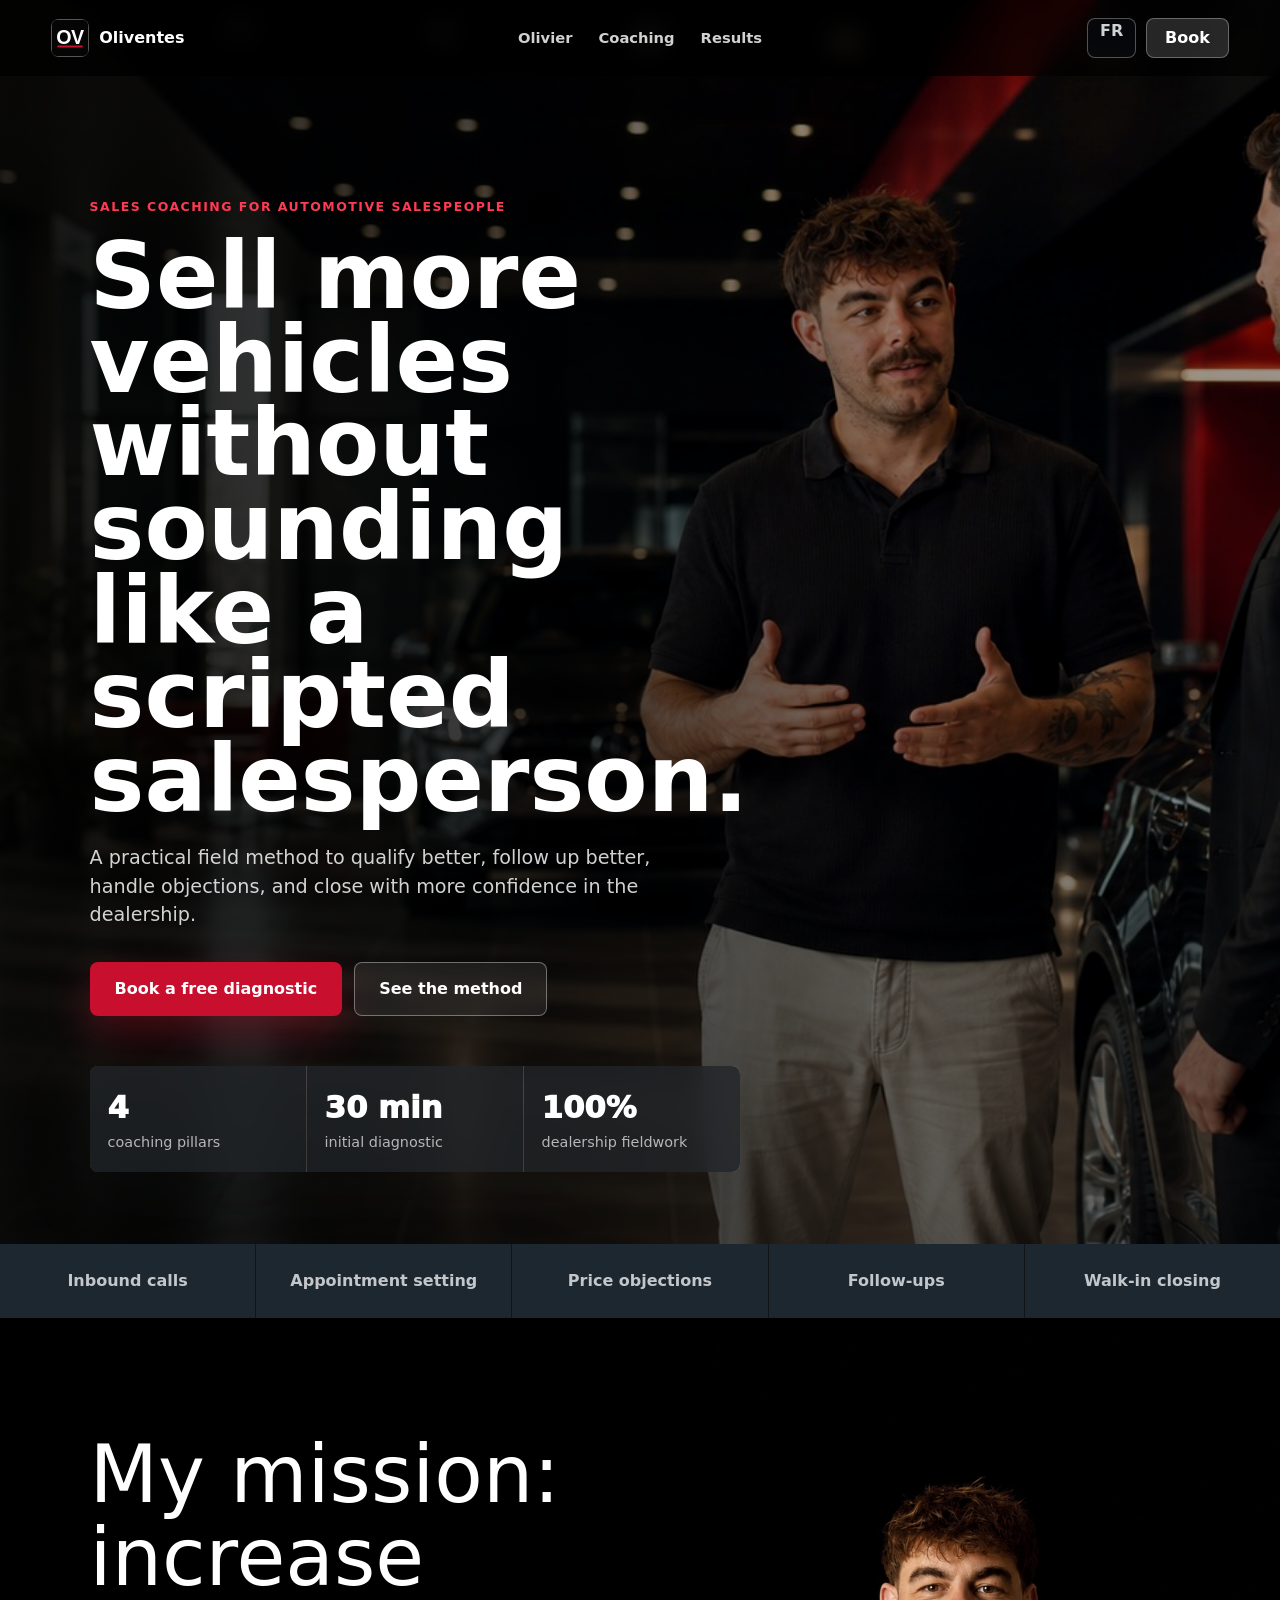
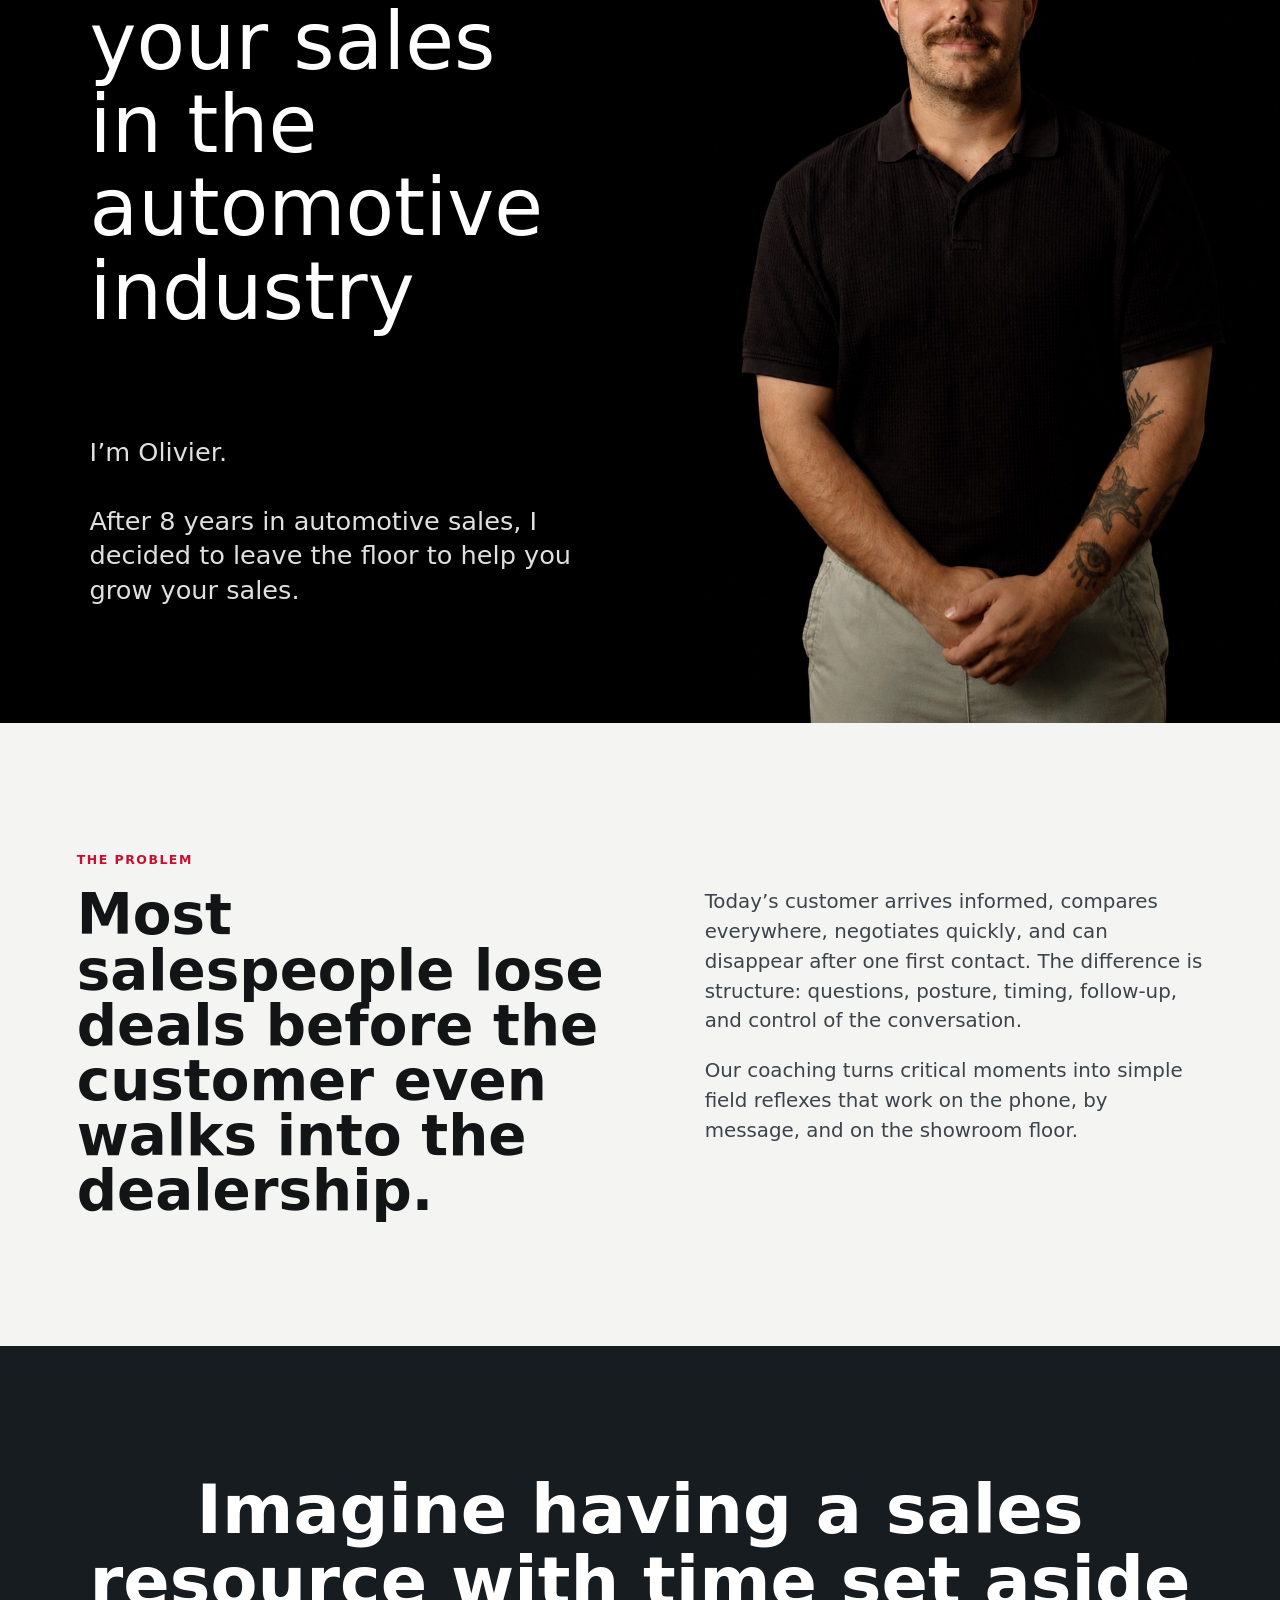
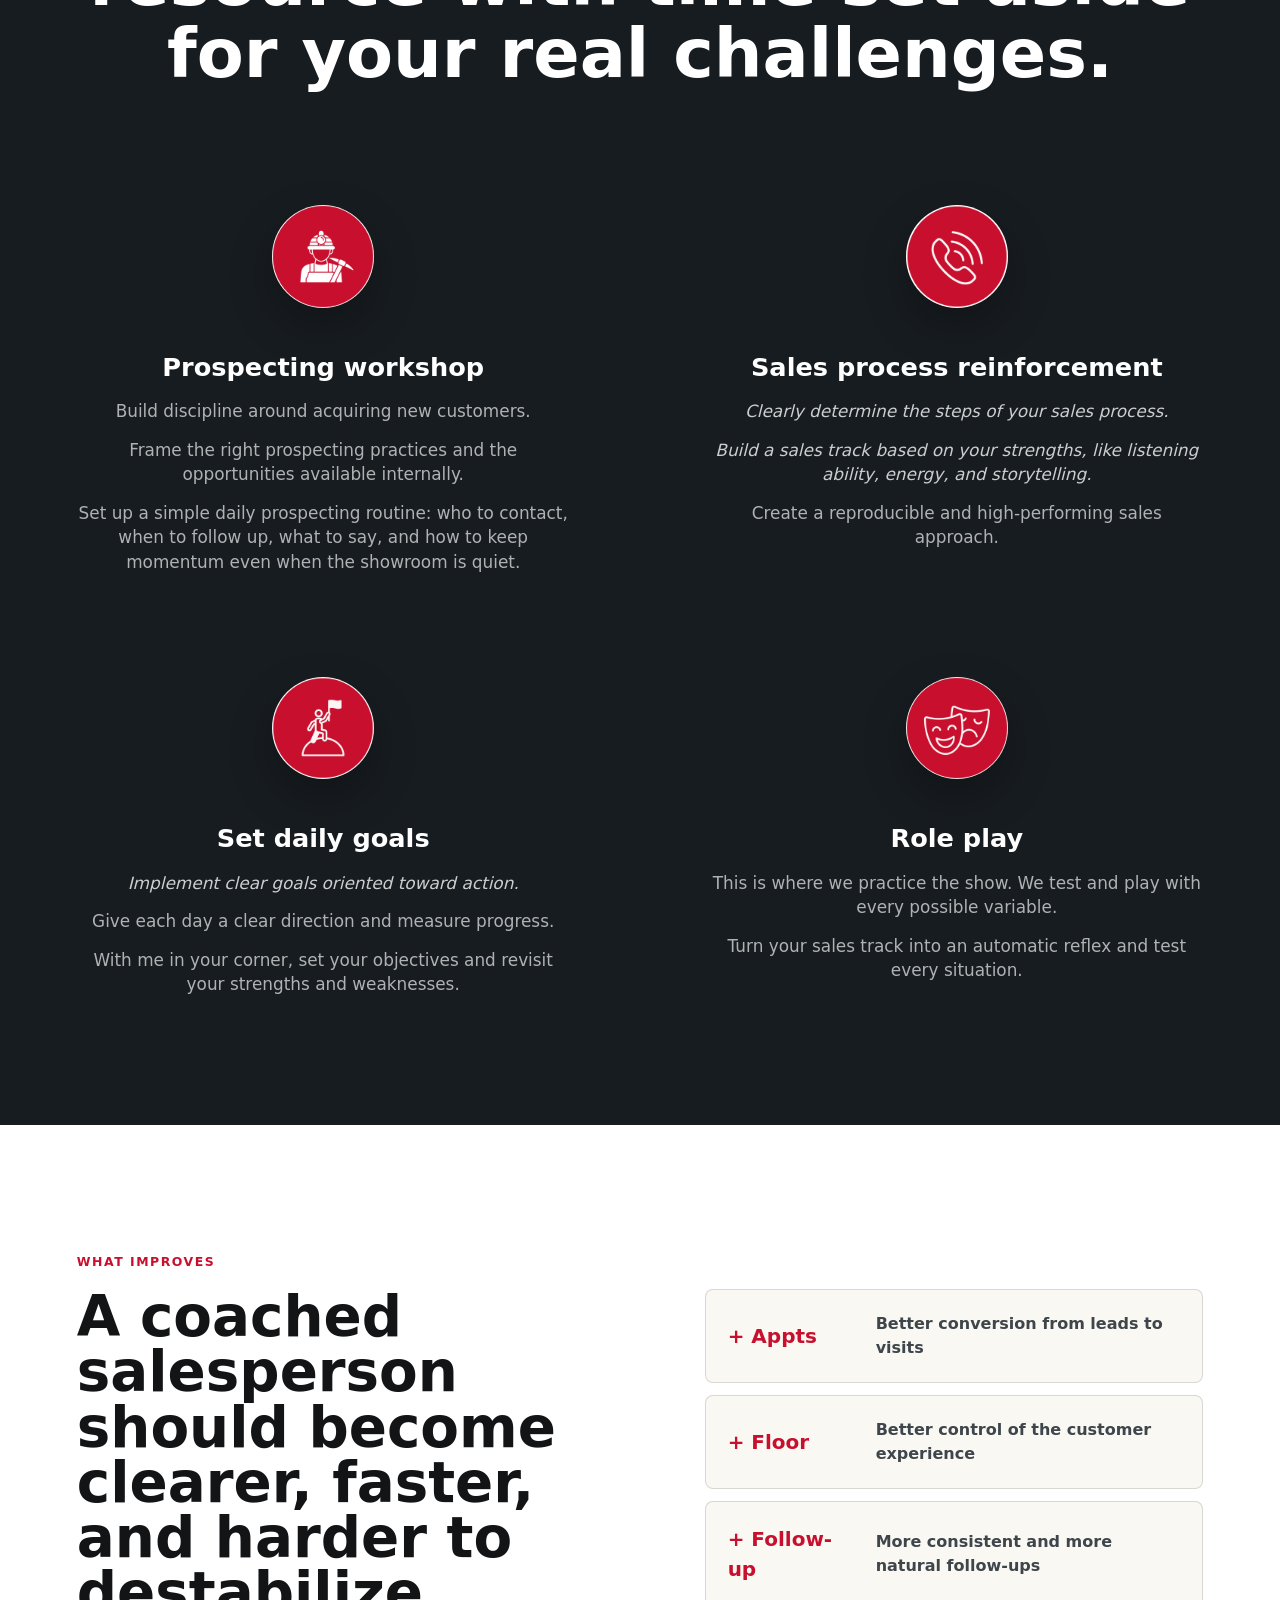
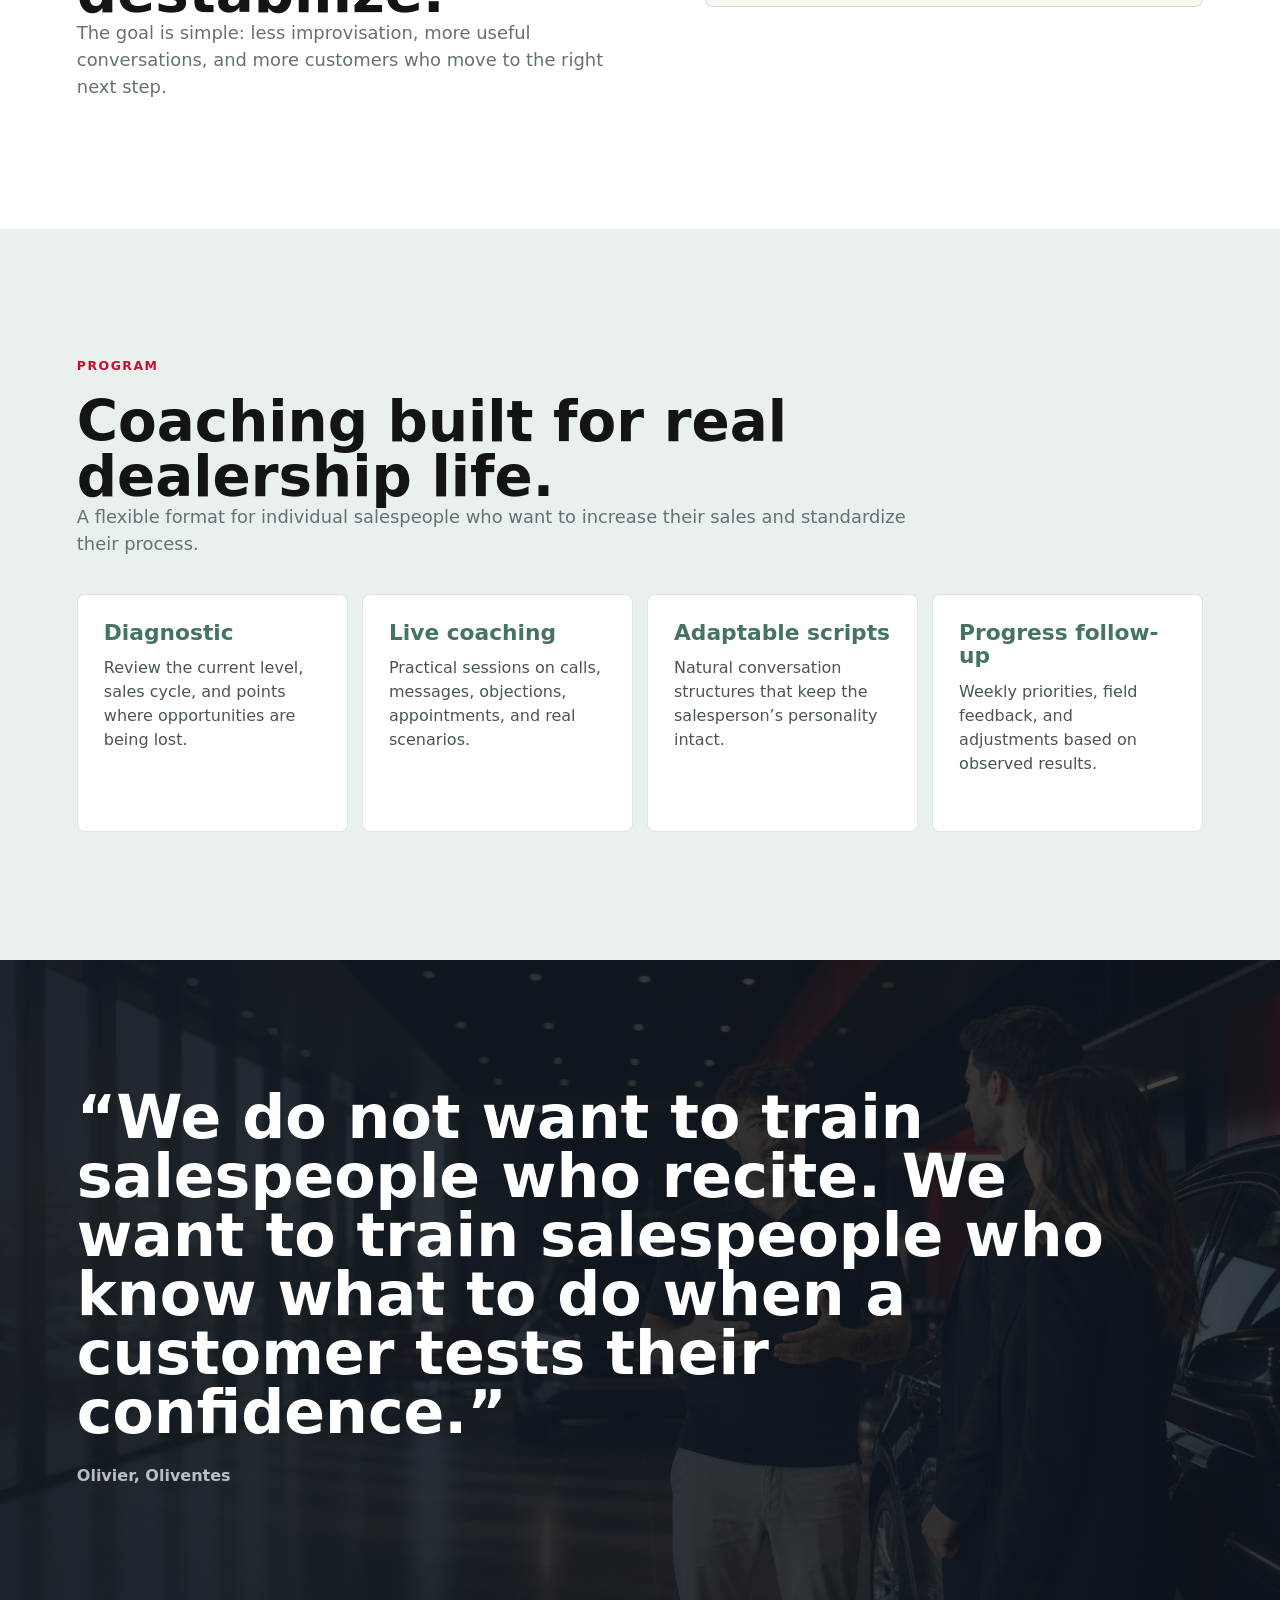
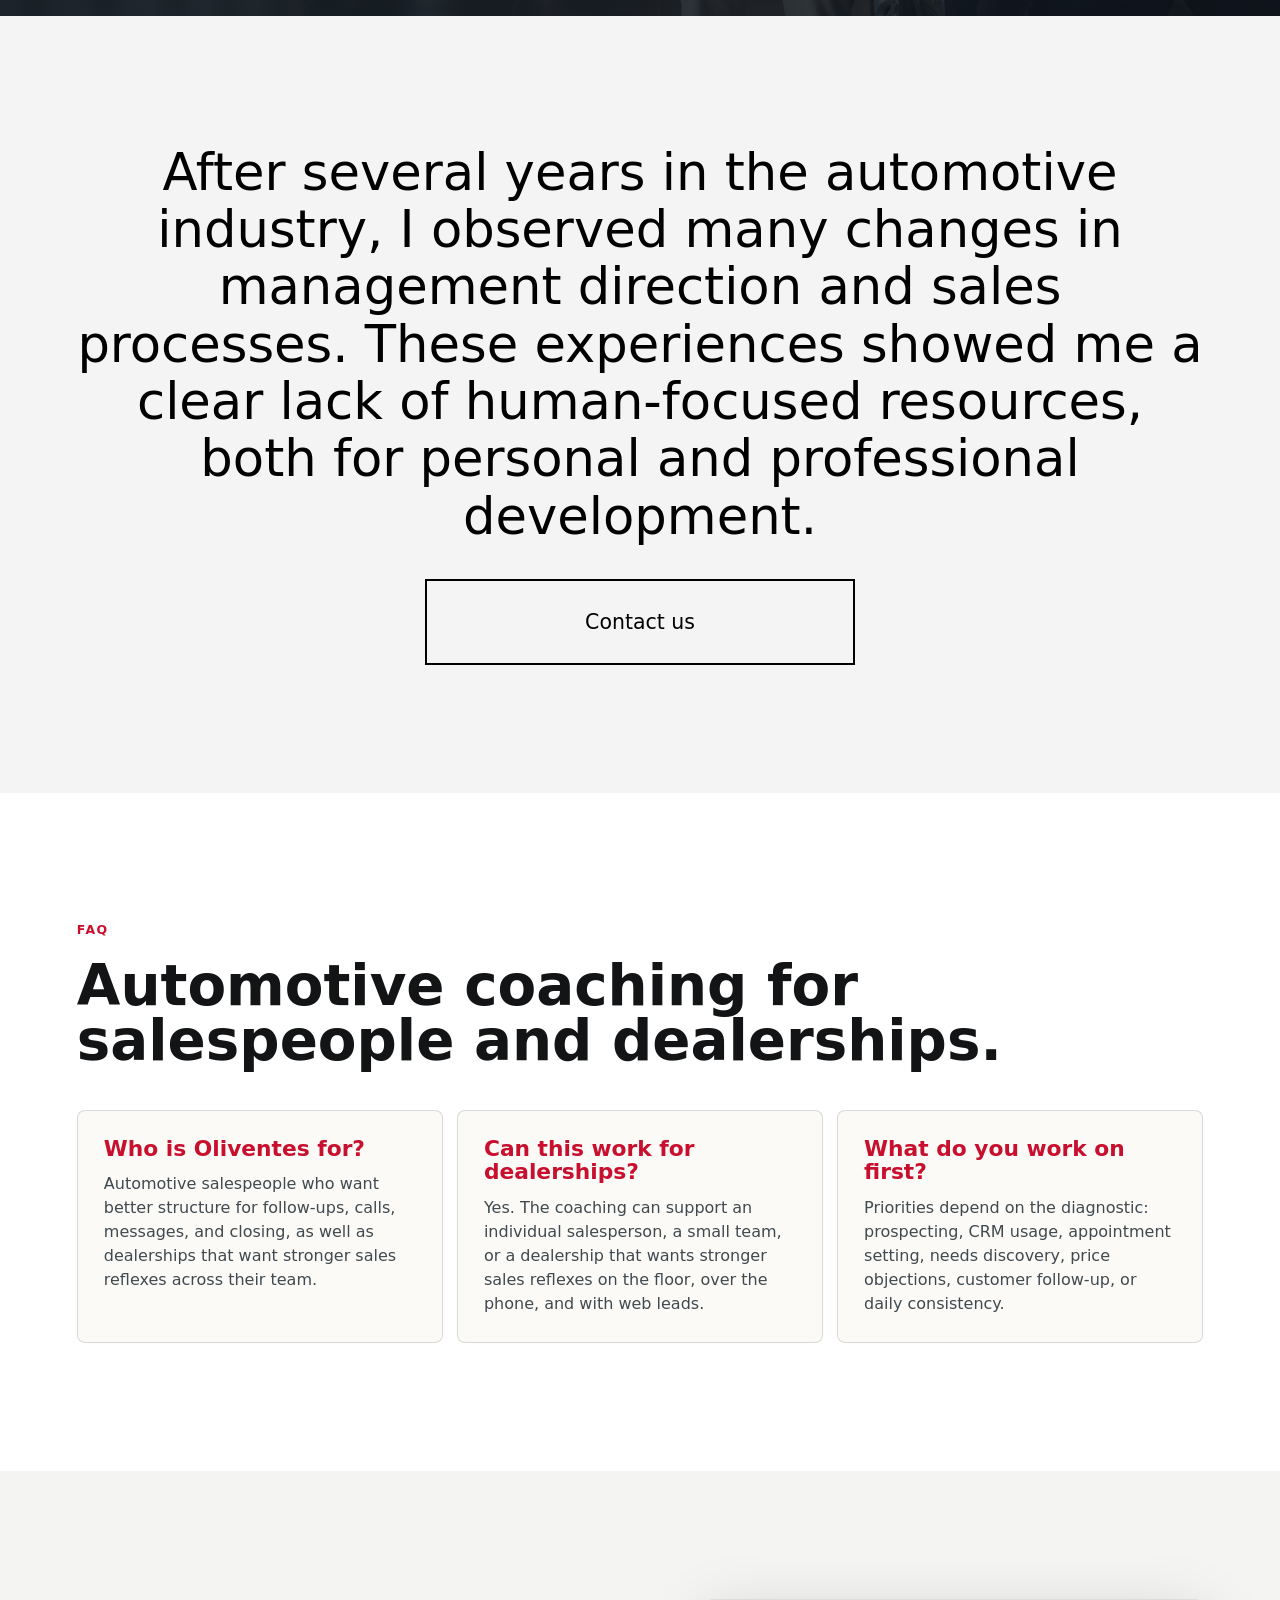
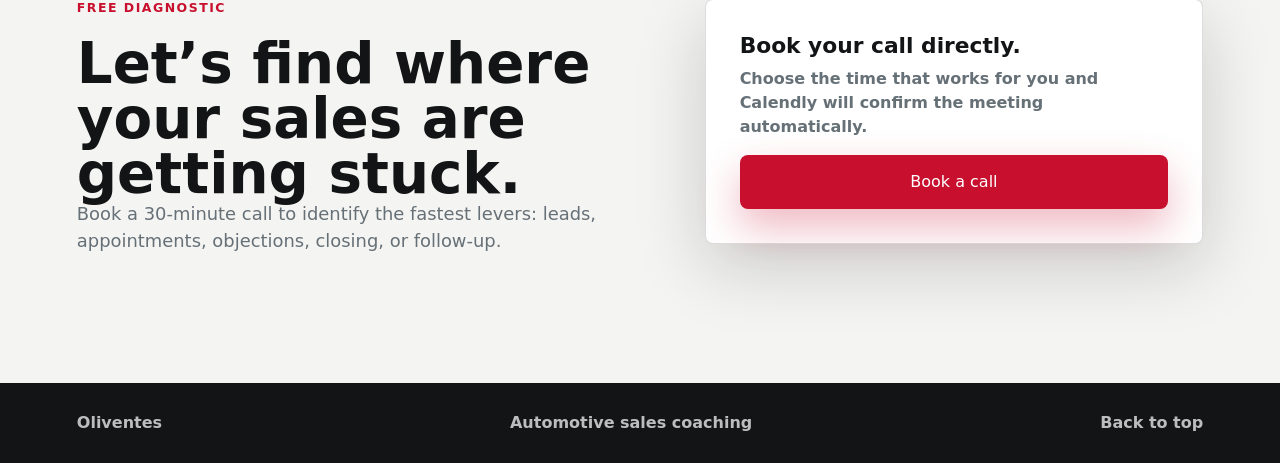
<file: en.html>
<!doctype html>
<html lang="en">
  <head>
    <meta charset="utf-8">
    <meta name="viewport" content="width=device-width, initial-scale=1">
    <title>Oliventes | Automotive sales coaching</title>
    <meta
      name="description"
      content="Automotive sales coaching in Quebec for salespeople and dealerships that want more appointments, stronger follow-ups, and more vehicle sales."
    >
    <meta name="robots" content="index, follow">
    <meta name="theme-color" content="#111820">
    <link rel="canonical" href="https://oliventes.com/en.html">
    <link rel="alternate" hreflang="fr-ca" href="https://oliventes.com/">
    <link rel="alternate" hreflang="en-ca" href="https://oliventes.com/en.html">
    <link rel="alternate" hreflang="x-default" href="https://oliventes.com/">
    <meta property="og:site_name" content="Oliventes">
    <meta property="og:locale" content="en_CA">
    <meta property="og:locale:alternate" content="fr_CA">
    <meta property="og:title" content="Oliventes | Automotive sales coaching">
    <meta property="og:description" content="Automotive sales coaching in Quebec for salespeople and dealerships that want more appointments, stronger follow-ups, and more vehicle sales.">
    <meta property="og:url" content="https://oliventes.com/en.html">
    <meta property="og:type" content="website">
    <meta property="og:image" content="https://oliventes.com/assets/hero-showroom.png">
    <meta property="og:image:width" content="1774">
    <meta property="og:image:height" content="887">
    <meta property="og:image:alt" content="Automotive sales coaching in a dealership with Oliventes">
    <meta name="twitter:card" content="summary_large_image">
    <meta name="twitter:title" content="Oliventes | Automotive sales coaching">
    <meta name="twitter:description" content="Field coaching for automotive salespeople, sales teams, and dealerships.">
    <meta name="twitter:image" content="https://oliventes.com/assets/hero-showroom.png">
    <link rel="preload" href="assets/hero-showroom.jpg" as="image" fetchpriority="high">
    <link rel="stylesheet" href="styles.css">
    <script type="application/ld+json">
      {
        "@context": "https://schema.org",
        "@graph": [
          {
            "@type": "WebSite",
            "@id": "https://oliventes.com/#website",
            "url": "https://oliventes.com/",
            "name": "Oliventes",
            "inLanguage": "en-CA",
            "publisher": {
              "@id": "https://oliventes.com/#organization"
            }
          },
          {
            "@type": "ProfessionalService",
            "@id": "https://oliventes.com/#organization",
            "name": "Oliventes",
            "url": "https://oliventes.com/",
            "logo": "https://oliventes.com/assets/hero-showroom.png",
            "image": "https://oliventes.com/assets/hero-showroom.png",
            "description": "Automotive sales coaching for salespeople and dealerships.",
            "areaServed": [
              {
                "@type": "AdministrativeArea",
                "name": "Quebec"
              },
              {
                "@type": "Country",
                "name": "Canada"
              }
            ],
            "founder": {
              "@type": "Person",
              "name": "Olivier"
            },
            "knowsAbout": [
              "automotive sales",
              "sales coaching",
              "automotive prospecting",
              "customer follow-up",
              "dealership closing",
              "objection handling"
            ],
            "hasOfferCatalog": {
              "@type": "OfferCatalog",
              "name": "Automotive sales coaching",
              "itemListElement": [
                {
                  "@type": "Offer",
                  "itemOffered": {
                    "@type": "Service",
                    "name": "Coaching for automotive salespeople",
                    "description": "Field coaching to improve prospecting, follow-ups, appointments, objections, and closing."
                  }
                },
                {
                  "@type": "Offer",
                  "itemOffered": {
                    "@type": "Service",
                    "name": "Coaching for dealership sales teams",
                    "description": "Flexible coaching for dealerships that want to standardize their sales process."
                  }
                }
              ]
            }
          }
        ]
      }
    </script>
    <!-- Meta Pixel Code -->
    <script>
      !function(f,b,e,v,n,t,s)
      {if(f.fbq)return;n=f.fbq=function(){n.callMethod?
      n.callMethod.apply(n,arguments):n.queue.push(arguments)};
      if(!f._fbq)f._fbq=n;n.push=n;n.loaded=!0;n.version='2.0';
      n.queue=[];t=b.createElement(e);t.async=!0;
      t.src=v;s=b.getElementsByTagName(e)[0];
      s.parentNode.insertBefore(t,s)}(window, document,'script',
      'https://connect.facebook.net/en_US/fbevents.js');
      fbq('init', '2800323247006526');
      fbq('track', 'PageView');
    </script>
    <!-- End Meta Pixel Code -->
  </head>
  <body>
    <noscript><img height="1" width="1" style="display:none" src="https://www.facebook.com/tr?id=2800323247006526&ev=PageView&noscript=1" alt=""></noscript>
    <header class="site-header" aria-label="Main navigation">
      <a class="brand" href="#top" aria-label="Oliventes">
        <span class="brand-mark brand-mark-ov" aria-hidden="true">
          <svg viewBox="0 0 128 128" focusable="false">
            <rect width="128" height="128" rx="18"></rect>
            <text x="64" y="85" text-anchor="middle">OV</text>
            <path d="M22 94h84"></path>
          </svg>
        </span>
        <span>Oliventes</span>
      </a>
      <nav class="nav-links" aria-label="Sections">
        <a href="#olivier">Olivier</a>
        <a href="#method">Coaching</a>
        <a href="#results">Results</a>
      </nav>
      <div class="header-actions" aria-label="Quick actions">
        <a class="lang-switch" href="index.html" hreflang="fr" aria-label="Voir la version française">FR</a>
        <a class="header-cta" href="#diagnostic">Book</a>
      </div>
    </header>

    <main id="top">
      <section class="hero" aria-labelledby="hero-title">
        <picture>
          <source srcset="assets/hero-showroom.jpg" type="image/jpeg">
          <img class="hero-image" src="assets/hero-showroom.png" width="1774" height="887" alt="Automotive sales coach working with two salespeople in a modern dealership" decoding="async" fetchpriority="high">
        </picture>
        <div class="hero-shade" aria-hidden="true"></div>
        <div class="hero-content">
          <p class="eyebrow">Sales coaching for automotive salespeople</p>
          <h1 id="hero-title">Sell more vehicles without sounding like a scripted salesperson.</h1>
          <p class="hero-copy">
            A practical field method to qualify better, follow up better, handle objections, and close with more confidence in the dealership.
          </p>
          <div class="hero-actions">
            <a class="btn primary" href="#diagnostic">Book a free diagnostic</a>
            <a class="btn secondary" href="#method">See the method</a>
          </div>
          <dl class="hero-stats" aria-label="Highlights">
            <div>
              <dt>4</dt>
              <dd>coaching pillars</dd>
            </div>
            <div>
              <dt>30 min</dt>
              <dd>initial diagnostic</dd>
            </div>
            <div>
              <dt>100%</dt>
              <dd>dealership fieldwork</dd>
            </div>
          </dl>
        </div>
      </section>

      <section class="proof-strip" aria-label="Problems addressed">
        <span>Inbound calls</span>
        <span>Appointment setting</span>
        <span>Price objections</span>
        <span>Follow-ups</span>
        <span>Walk-in closing</span>
      </section>

      <section class="coach-section" id="olivier" aria-labelledby="coach-title">
        <div class="coach-copy">
          <h2 id="coach-title">My mission: increase your sales in the automotive industry</h2>
          <div>
            <p>I’m Olivier.</p>
            <p>After 8 years in automotive sales, I decided to leave the floor to help you grow your sales.</p>
          </div>
        </div>
        <picture>
          <source srcset="assets/olivier-portrait.jpg" type="image/jpeg">
          <img class="coach-photo" src="assets/olivier-portrait.png" width="1288" height="1680" alt="Portrait of Olivier, Oliventes coach" loading="lazy" decoding="async">
        </picture>
      </section>

      <section class="section intro">
        <div class="section-kicker">The problem</div>
        <div class="split">
          <h2>Most salespeople lose deals before the customer even walks into the dealership.</h2>
          <div class="copy-stack">
            <p>
              Today’s customer arrives informed, compares everywhere, negotiates quickly, and can disappear after one first contact. The difference is structure: questions, posture, timing, follow-up, and control of the conversation.
            </p>
            <p>
              Our coaching turns critical moments into simple field reflexes that work on the phone, by message, and on the showroom floor.
            </p>
          </div>
        </div>
      </section>

      <section class="section offers" id="method">
        <div class="offer-intro">
          <h2>Imagine having a sales resource with time set aside for your real challenges.</h2>
        </div>
        <div class="offer-grid">
          <article class="offer-card">
            <span class="offer-icon" aria-hidden="true">
              <img src="assets/pastille-prospection-final.png" alt="">
            </span>
            <h3>Prospecting workshop</h3>
            <p>Build discipline around acquiring new customers.</p>
            <p>Frame the right prospecting practices and the opportunities available internally.</p>
            <p>Set up a simple daily prospecting routine: who to contact, when to follow up, what to say, and how to keep momentum even when the showroom is quiet.</p>
          </article>
          <article class="offer-card">
            <span class="offer-icon" aria-hidden="true">
              <img src="assets/pastille-process-final.png" alt="">
            </span>
            <h3>Sales process reinforcement</h3>
            <p><em>Clearly determine the steps of your sales process.</em></p>
            <p><em>Build a sales track based on your strengths, like listening ability, energy, and storytelling.</em></p>
            <p>Create a reproducible and high-performing sales approach.</p>
          </article>
          <article class="offer-card">
            <span class="offer-icon" aria-hidden="true">
              <img src="assets/pastille-goals-final.png" alt="">
            </span>
            <h3>Set daily goals</h3>
            <p><em>Implement clear goals oriented toward action.</em></p>
            <p>Give each day a clear direction and measure progress.</p>
            <p>With me in your corner, set your objectives and revisit your strengths and weaknesses.</p>
          </article>
          <article class="offer-card">
            <span class="offer-icon" aria-hidden="true">
              <img src="assets/pastille-roleplay-final.png" alt="">
            </span>
            <h3>Role play</h3>
            <p>This is where we practice the show. We test and play with every possible variable.</p>
            <p>Turn your sales track into an automatic reflex and test every situation.</p>
          </article>
        </div>
      </section>

      <section class="section resultats" id="results">
        <div class="section-kicker">What improves</div>
        <div class="result-layout">
          <div>
            <h2>A coached salesperson should become clearer, faster, and harder to destabilize.</h2>
            <p>
              The goal is simple: less improvisation, more useful conversations, and more customers who move to the right next step.
            </p>
          </div>
          <div class="metrics">
            <div class="metric">
              <strong>+ Appts</strong>
              <span>Better conversion from leads to visits</span>
            </div>
            <div class="metric">
              <strong>+ Floor</strong>
              <span>Better control of the customer experience</span>
            </div>
            <div class="metric">
              <strong>+ Follow-up</strong>
              <span>More consistent and more natural follow-ups</span>
            </div>
          </div>
        </div>
      </section>

      <section class="section program" id="program">
        <div class="section-kicker">Program</div>
        <div class="program-header">
          <h2>Coaching built for real dealership life.</h2>
          <p>A flexible format for individual salespeople who want to increase their sales and standardize their process.</p>
        </div>
        <div class="program-list">
          <article>
            <h3>Diagnostic</h3>
            <p>Review the current level, sales cycle, and points where opportunities are being lost.</p>
          </article>
          <article>
            <h3>Live coaching</h3>
            <p>Practical sessions on calls, messages, objections, appointments, and real scenarios.</p>
          </article>
          <article>
            <h3>Adaptable scripts</h3>
            <p>Natural conversation structures that keep the salesperson’s personality intact.</p>
          </article>
          <article>
            <h3>Progress follow-up</h3>
            <p>Weekly priorities, field feedback, and adjustments based on observed results.</p>
          </article>
        </div>
      </section>

      <section class="section testimonial-band">
        <div class="quote">
          <p>“We do not want to train salespeople who recite. We want to train salespeople who know what to do when a customer tests their confidence.”</p>
          <span>Olivier, Oliventes</span>
        </div>
      </section>

      <section class="section founder-note">
        <p>
          After several years in the automotive industry, I observed many changes in management direction and sales processes. These experiences showed me a clear lack of human-focused resources, both for personal and professional development.
        </p>
        <a class="outline-btn" href="#diagnostic">Contact us</a>
      </section>

      <section class="section faq-section" aria-labelledby="faq-title">
        <div class="section-kicker">FAQ</div>
        <h2 id="faq-title">Automotive coaching for salespeople and dealerships.</h2>
        <div class="faq-list">
          <article>
            <h3>Who is Oliventes for?</h3>
            <p>Automotive salespeople who want better structure for follow-ups, calls, messages, and closing, as well as dealerships that want stronger sales reflexes across their team.</p>
          </article>
          <article>
            <h3>Can this work for dealerships?</h3>
            <p>Yes. The coaching can support an individual salesperson, a small team, or a dealership that wants stronger sales reflexes on the floor, over the phone, and with web leads.</p>
          </article>
          <article>
            <h3>What do you work on first?</h3>
            <p>Priorities depend on the diagnostic: prospecting, CRM usage, appointment setting, needs discovery, price objections, customer follow-up, or daily consistency.</p>
          </article>
        </div>
      </section>

      <section class="section cta-section" id="diagnostic">
        <div class="cta-copy">
          <div class="section-kicker">Free diagnostic</div>
          <h2>Let’s find where your sales are getting stuck.</h2>
          <p>
            Book a 30-minute call to identify the fastest levers: leads, appointments, objections, closing, or follow-up.
          </p>
        </div>
        <div class="booking-card">
          <div>
            <h3>Book your call directly.</h3>
            <p>Choose the time that works for you and Calendly will confirm the meeting automatically.</p>
          </div>
          <a class="btn primary form-btn" href="https://calendly.com/d/ds6d-3gf-dr8" target="_blank" rel="noopener" data-calendly-open>Book a call</a>
          <div class="calendly-booking" id="calendly-booking" hidden aria-label="Calendly booking calendar"></div>
        </div>
      </section>
    </main>

    <footer class="site-footer">
      <span>Oliventes</span>
      <span>Automotive sales coaching</span>
      <a href="#top">Back to top</a>
    </footer>
    <script>
      (() => {
        const calendlyUrl = "https://calendly.com/d/ds6d-3gf-dr8";
        const booking = document.querySelector("#calendly-booking");
        const trigger = document.querySelector("[data-calendly-open]");

        if (!booking || !trigger) return;

        trigger.addEventListener("click", (event) => {
          event.preventDefault();
          booking.hidden = false;

          if (!booking.querySelector(".calendly-inline-widget")) {
            const widget = document.createElement("div");
            widget.className = "calendly-inline-widget";
            widget.dataset.url = calendlyUrl;
            widget.style.minWidth = "320px";
            widget.style.height = "700px";
            booking.append(widget);

            if (window.Calendly) {
              window.Calendly.initInlineWidget({
                url: calendlyUrl,
                parentElement: widget
              });
            }
          }

          trigger.textContent = "Choose another time";
          booking.scrollIntoView({ behavior: "smooth", block: "start" });
        });
      })();
    </script>
    <script type="text/javascript" src="https://assets.calendly.com/assets/external/widget.js" async></script>
  </body>
</html>
</file>
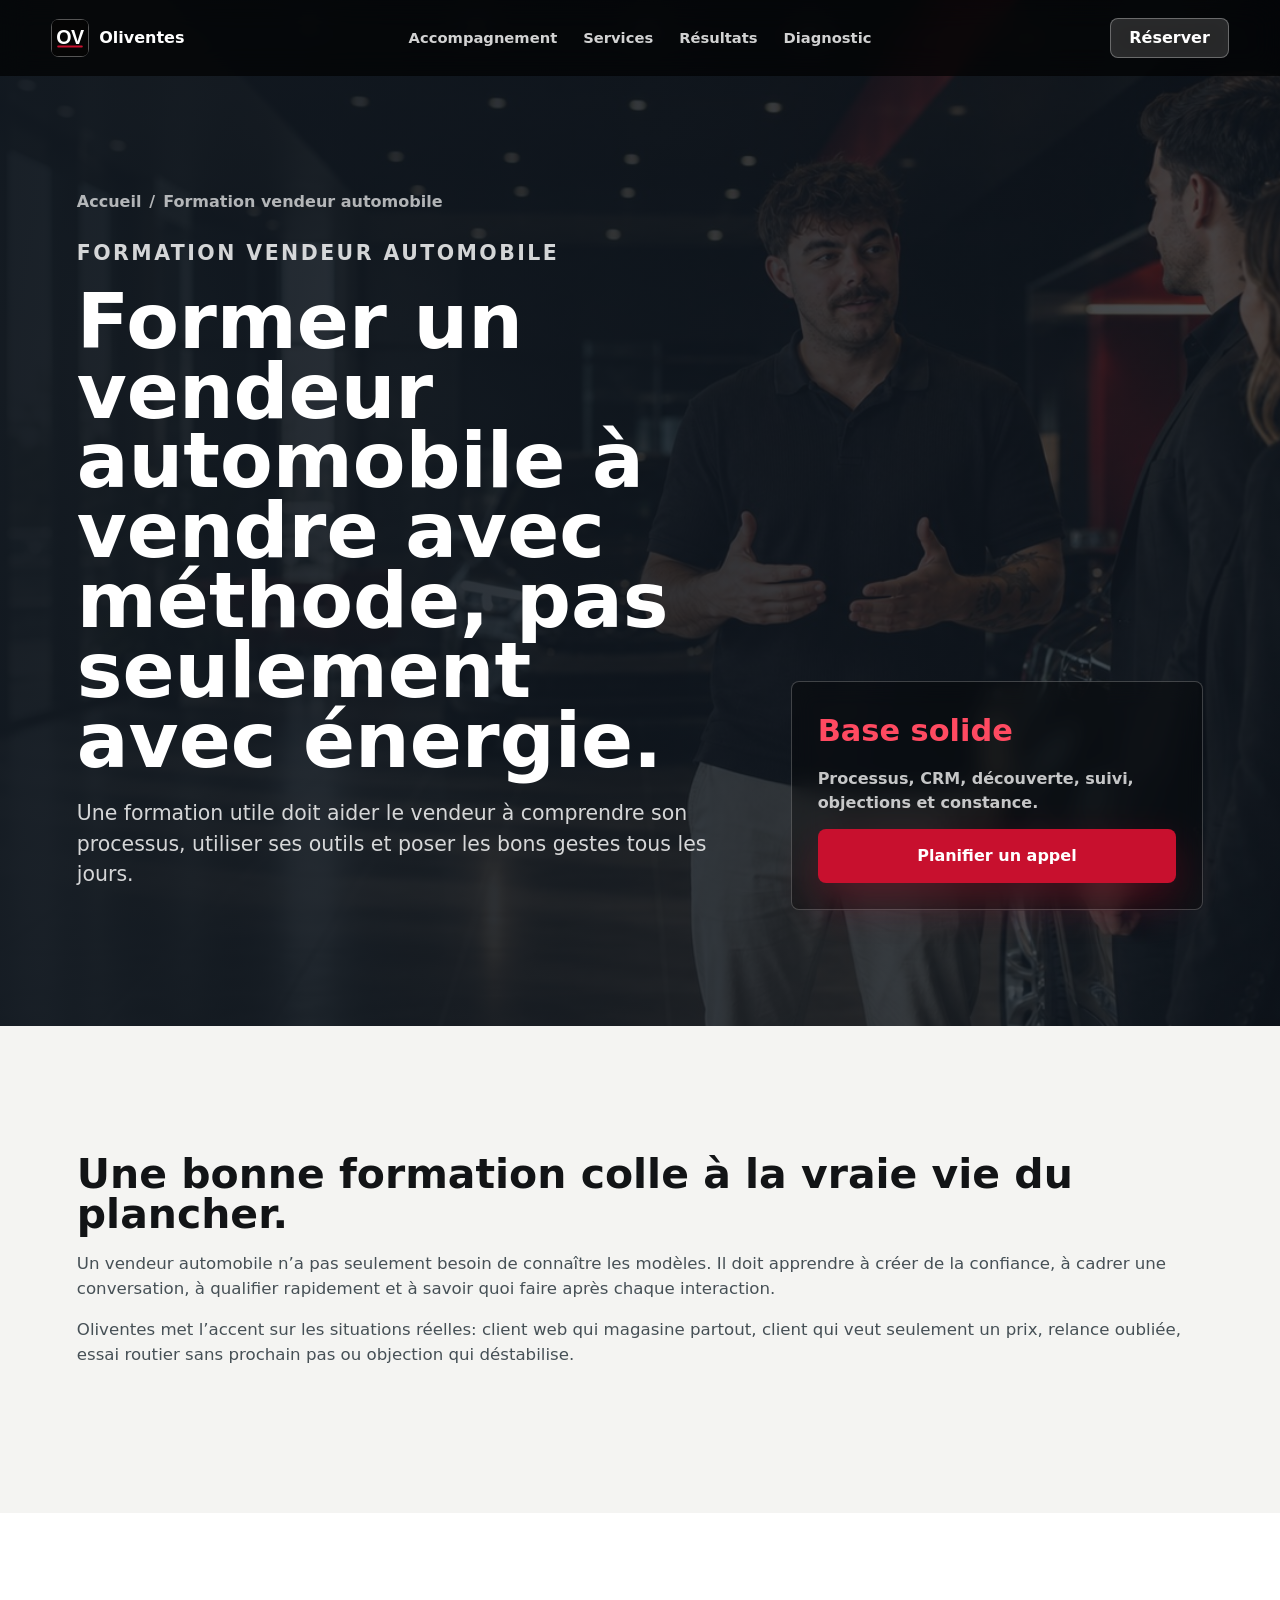
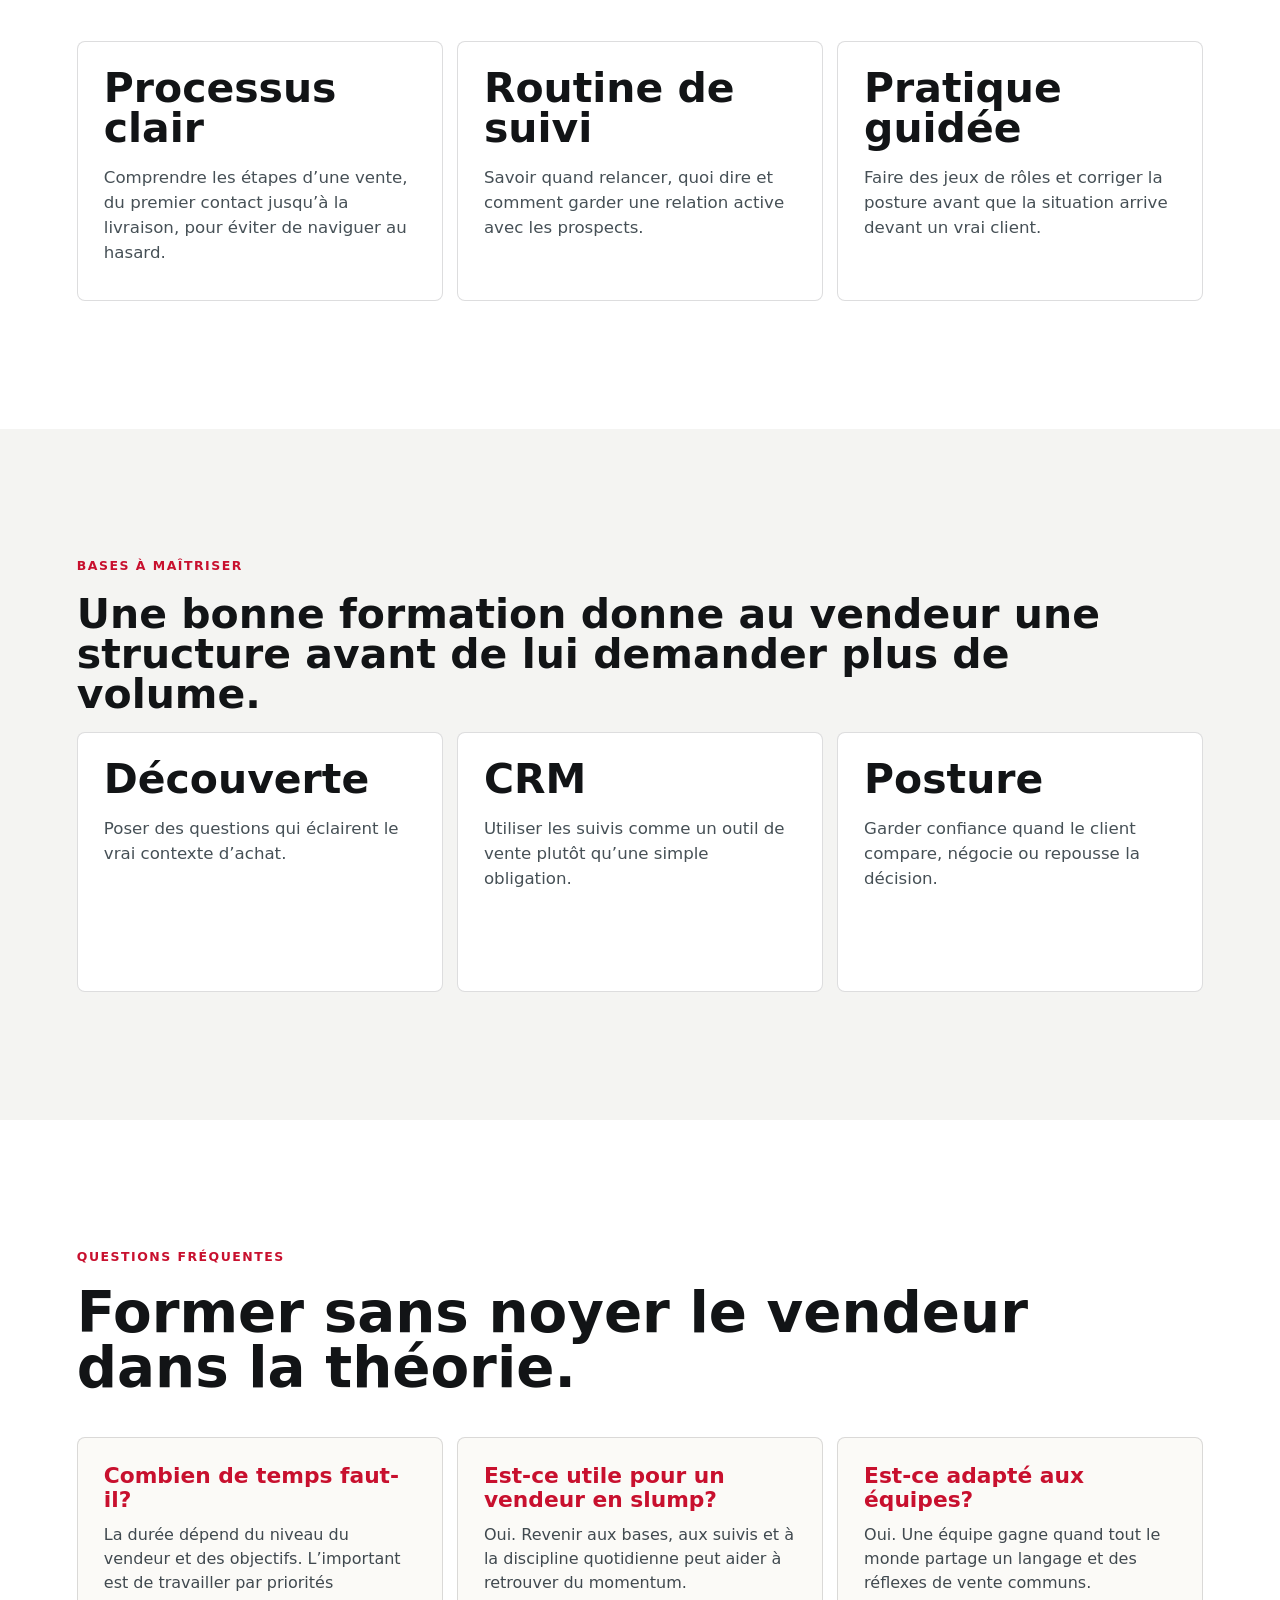
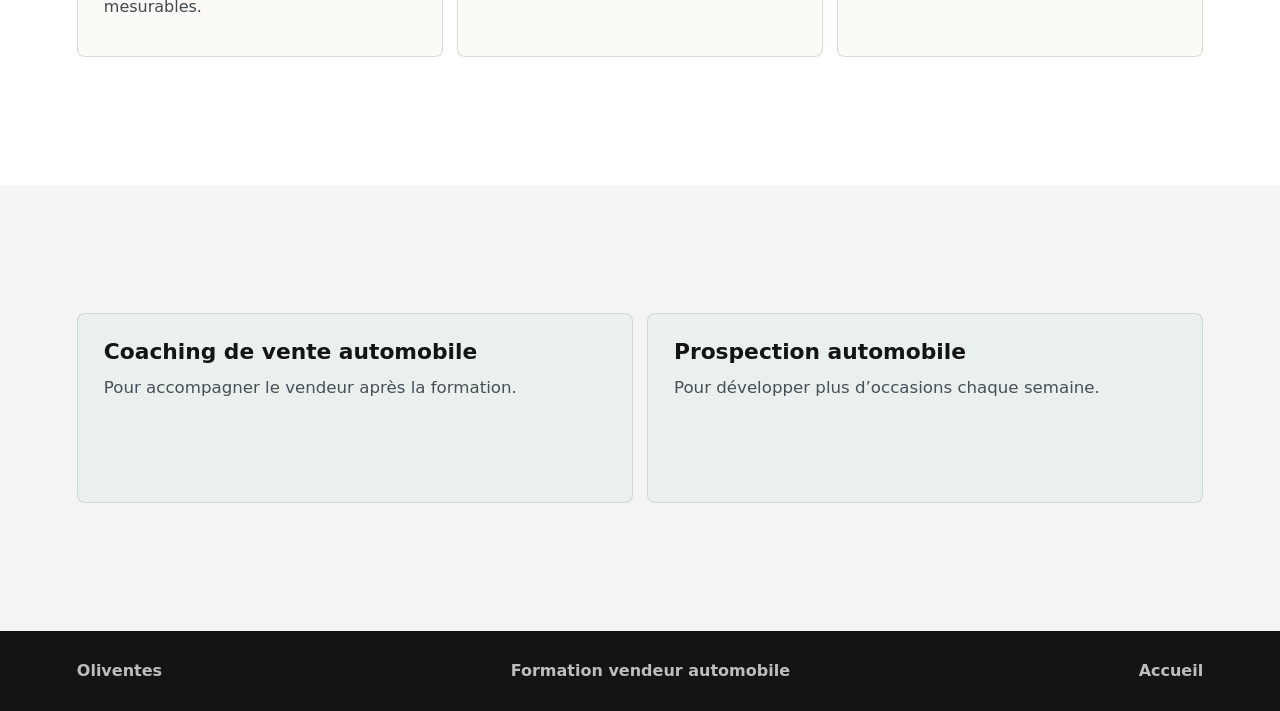
<file: formation-vendeur-automobile.html>
<!doctype html>
<html lang="fr">
  <head>
    <meta charset="utf-8">
    <meta name="viewport" content="width=device-width, initial-scale=1">
    <title>Formation vendeur automobile | Oliventes</title>
    <meta name="description" content="Formation pour vendeur automobile: processus de vente, prospection, CRM, découverte des besoins, relances, objections et closing en concession.">
    <meta name="robots" content="index, follow">
    <meta name="theme-color" content="#111820">
    <link rel="canonical" href="https://oliventes.com/formation-vendeur-automobile.html">
    <meta property="og:site_name" content="Oliventes">
    <meta property="og:locale" content="fr_CA">
    <meta property="og:title" content="Formation vendeur automobile | Oliventes">
    <meta property="og:description" content="Former les vendeurs automobiles avec des réflexes concrets de concession.">
    <meta property="og:url" content="https://oliventes.com/formation-vendeur-automobile.html">
    <meta property="og:type" content="article">
    <meta property="og:image" content="https://oliventes.com/assets/hero-showroom.png">
    <meta property="og:image:width" content="1774">
    <meta property="og:image:height" content="887">
    <meta property="og:image:alt" content="Coaching de vente automobile en concession avec Oliventes">
    <meta name="twitter:card" content="summary_large_image">
    <meta name="twitter:title" content="Formation vendeur automobile | Oliventes">
    <meta name="twitter:description" content="Formation pour vendeur automobile: processus de vente, prospection, CRM, découverte des besoins, relances, objections et closing en concession.">
    <meta name="twitter:image" content="https://oliventes.com/assets/hero-showroom.png">
    <link rel="stylesheet" href="styles.css">
    <script type="application/ld+json">
{
      "@context": "https://schema.org",
      "@graph": [
            {
                  "@type": "BreadcrumbList",
                  "@id": "https://oliventes.com/formation-vendeur-automobile.html#breadcrumb",
                  "itemListElement": [
                        {
                              "@type": "ListItem",
                              "position": 1,
                              "name": "Accueil",
                              "item": "https://oliventes.com/"
                        },
                        {
                              "@type": "ListItem",
                              "position": 2,
                              "name": "Formation vendeur automobile",
                              "item": "https://oliventes.com/formation-vendeur-automobile.html"
                        }
                  ]
            },
            {
                  "@type": "Service",
                  "@id": "https://oliventes.com/formation-vendeur-automobile.html#service",
                  "name": "Formation vendeur automobile",
                  "serviceType": "Formation vendeur automobile",
                  "provider": {
                        "@id": "https://oliventes.com/#organization"
                  },
                  "areaServed": [
                        "Québec",
                        "Montréal",
                        "Laval",
                        "Rive-Sud",
                        "Ville de Québec"
                  ],
                  "description": "Formation pour structurer les bases d’un vendeur automobile: processus, CRM, découverte, relances, objections et closing."
            },
            {
                  "@type": "FAQPage",
                  "@id": "https://oliventes.com/formation-vendeur-automobile.html#faq",
                  "mainEntity": [
                        {
                              "@type": "Question",
                              "name": "Est-ce pour les débutants?",
                              "acceptedAnswer": {
                                    "@type": "Answer",
                                    "text": "Oui, mais aussi pour les vendeurs qui veulent structurer leurs bases et gagner en constance."
                              }
                        },
                        {
                              "@type": "Question",
                              "name": "Quelles compétences sont travaillées?",
                              "acceptedAnswer": {
                                    "@type": "Answer",
                                    "text": "Prospection, appels, découverte des besoins, relances, objections, rendez-vous et closing."
                              }
                        },
                        {
                              "@type": "Question",
                              "name": "La formation est-elle pratique?",
                              "acceptedAnswer": {
                                    "@type": "Answer",
                                    "text": "Oui. L’objectif est de pratiquer des situations concrètes de concession automobile."
                              }
                        }
                  ]
            }
      ]
}
    </script>
    <!-- Meta Pixel Code -->
    <script>
      !function(f,b,e,v,n,t,s)
      {if(f.fbq)return;n=f.fbq=function(){n.callMethod?
      n.callMethod.apply(n,arguments):n.queue.push(arguments)};
      if(!f._fbq)f._fbq=n;n.push=n;n.loaded=!0;n.version='2.0';
      n.queue=[];t=b.createElement(e);t.async=!0;
      t.src=v;s=b.getElementsByTagName(e)[0];
      s.parentNode.insertBefore(t,s)}(window, document,'script',
      'https://connect.facebook.net/en_US/fbevents.js');
      fbq('init', '2800323247006526');
      fbq('track', 'PageView');
    </script>
    <!-- End Meta Pixel Code -->
  </head>
  <body class="seo-page">
    <noscript><img height="1" width="1" style="display:none" src="https://www.facebook.com/tr?id=2800323247006526&ev=PageView&noscript=1" alt=""></noscript>
    <header class="site-header" aria-label="Navigation principale">
      <a class="brand" href="index.html" aria-label="Oliventes"><span class="brand-mark brand-mark-ov" aria-hidden="true"><svg viewBox="0 0 128 128" focusable="false"><rect width="128" height="128" rx="18"></rect><text x="64" y="85" text-anchor="middle">OV</text><path d="M22 94h84"></path></svg></span><span>Oliventes</span></a>
      <nav class="nav-links" aria-label="Sections"><a href="index.html#methode">Accompagnement</a><a href="services-coaching-vente-automobile.html">Services</a><a href="index.html#resultats">Résultats</a><a href="index.html#diagnostic">Diagnostic</a></nav>
      <div class="header-actions"><a class="header-cta" href="index.html#diagnostic">Réserver</a></div>
    </header>
    <main>
      <section class="seo-hero">
        <div>
          <div class="breadcrumb"><a href="index.html">Accueil</a><span>/</span><span>Formation vendeur automobile</span></div>
          <p class="eyebrow">Formation vendeur automobile</p>
          <h1>Former un vendeur automobile à vendre avec méthode, pas seulement avec énergie.</h1>
          <p>Une formation utile doit aider le vendeur à comprendre son processus, utiliser ses outils et poser les bons gestes tous les jours.</p>
        </div>
        <aside class="seo-hero-panel"><strong>Base solide</strong><span>Processus, CRM, découverte, suivi, objections et constance.</span><a class="btn primary" href="index.html#diagnostic">Planifier un appel</a></aside>
      </section>
      <section class="section"><div class="seo-copy"><h2>Une bonne formation colle à la vraie vie du plancher.</h2><p>Un vendeur automobile n’a pas seulement besoin de connaître les modèles. Il doit apprendre à créer de la confiance, à cadrer une conversation, à qualifier rapidement et à savoir quoi faire après chaque interaction.</p><p>Oliventes met l’accent sur les situations réelles: client web qui magasine partout, client qui veut seulement un prix, relance oubliée, essai routier sans prochain pas ou objection qui déstabilise.</p></div></section>
      <section class="section resultats"><div class="seo-card-grid"><article class="seo-card"><h2>Processus clair</h2><p>Comprendre les étapes d’une vente, du premier contact jusqu’à la livraison, pour éviter de naviguer au hasard.</p></article><article class="seo-card"><h2>Routine de suivi</h2><p>Savoir quand relancer, quoi dire et comment garder une relation active avec les prospects.</p></article><article class="seo-card"><h2>Pratique guidée</h2><p>Faire des jeux de rôles et corriger la posture avant que la situation arrive devant un vrai client.</p></article></div></section>
      <section class="section">
        <div class="section-kicker">Bases à maîtriser</div>
        <h2 class="section-title-small">Une bonne formation donne au vendeur une structure avant de lui demander plus de volume.</h2>
        <div class="seo-card-grid"><article class="seo-card"><h2>Découverte</h2><p>Poser des questions qui éclairent le vrai contexte d’achat.</p></article><article class="seo-card"><h2>CRM</h2><p>Utiliser les suivis comme un outil de vente plutôt qu’une simple obligation.</p></article><article class="seo-card"><h2>Posture</h2><p>Garder confiance quand le client compare, négocie ou repousse la décision.</p></article></div>
      </section>
      <section class="section faq-section"><div class="section-kicker">Questions fréquentes</div><h2>Former sans noyer le vendeur dans la théorie.</h2><div class="faq-list"><article><h3>Combien de temps faut-il?</h3><p>La durée dépend du niveau du vendeur et des objectifs. L’important est de travailler par priorités mesurables.</p></article><article><h3>Est-ce utile pour un vendeur en slump?</h3><p>Oui. Revenir aux bases, aux suivis et à la discipline quotidienne peut aider à retrouver du momentum.</p></article><article><h3>Est-ce adapté aux équipes?</h3><p>Oui. Une équipe gagne quand tout le monde partage un langage et des réflexes de vente communs.</p></article></div></section>
      <section class="section"><div class="seo-link-grid"><a class="seo-link-card" href="coaching-vente-automobile.html"><h3>Coaching de vente automobile</h3><p>Pour accompagner le vendeur après la formation.</p></a><a class="seo-link-card" href="prospection-automobile.html"><h3>Prospection automobile</h3><p>Pour développer plus d’occasions chaque semaine.</p></a></div></section>
    </main>
    <footer class="site-footer"><span>Oliventes</span><span>Formation vendeur automobile</span><a href="index.html#top">Accueil</a></footer>
  </body>
</html>
</file>
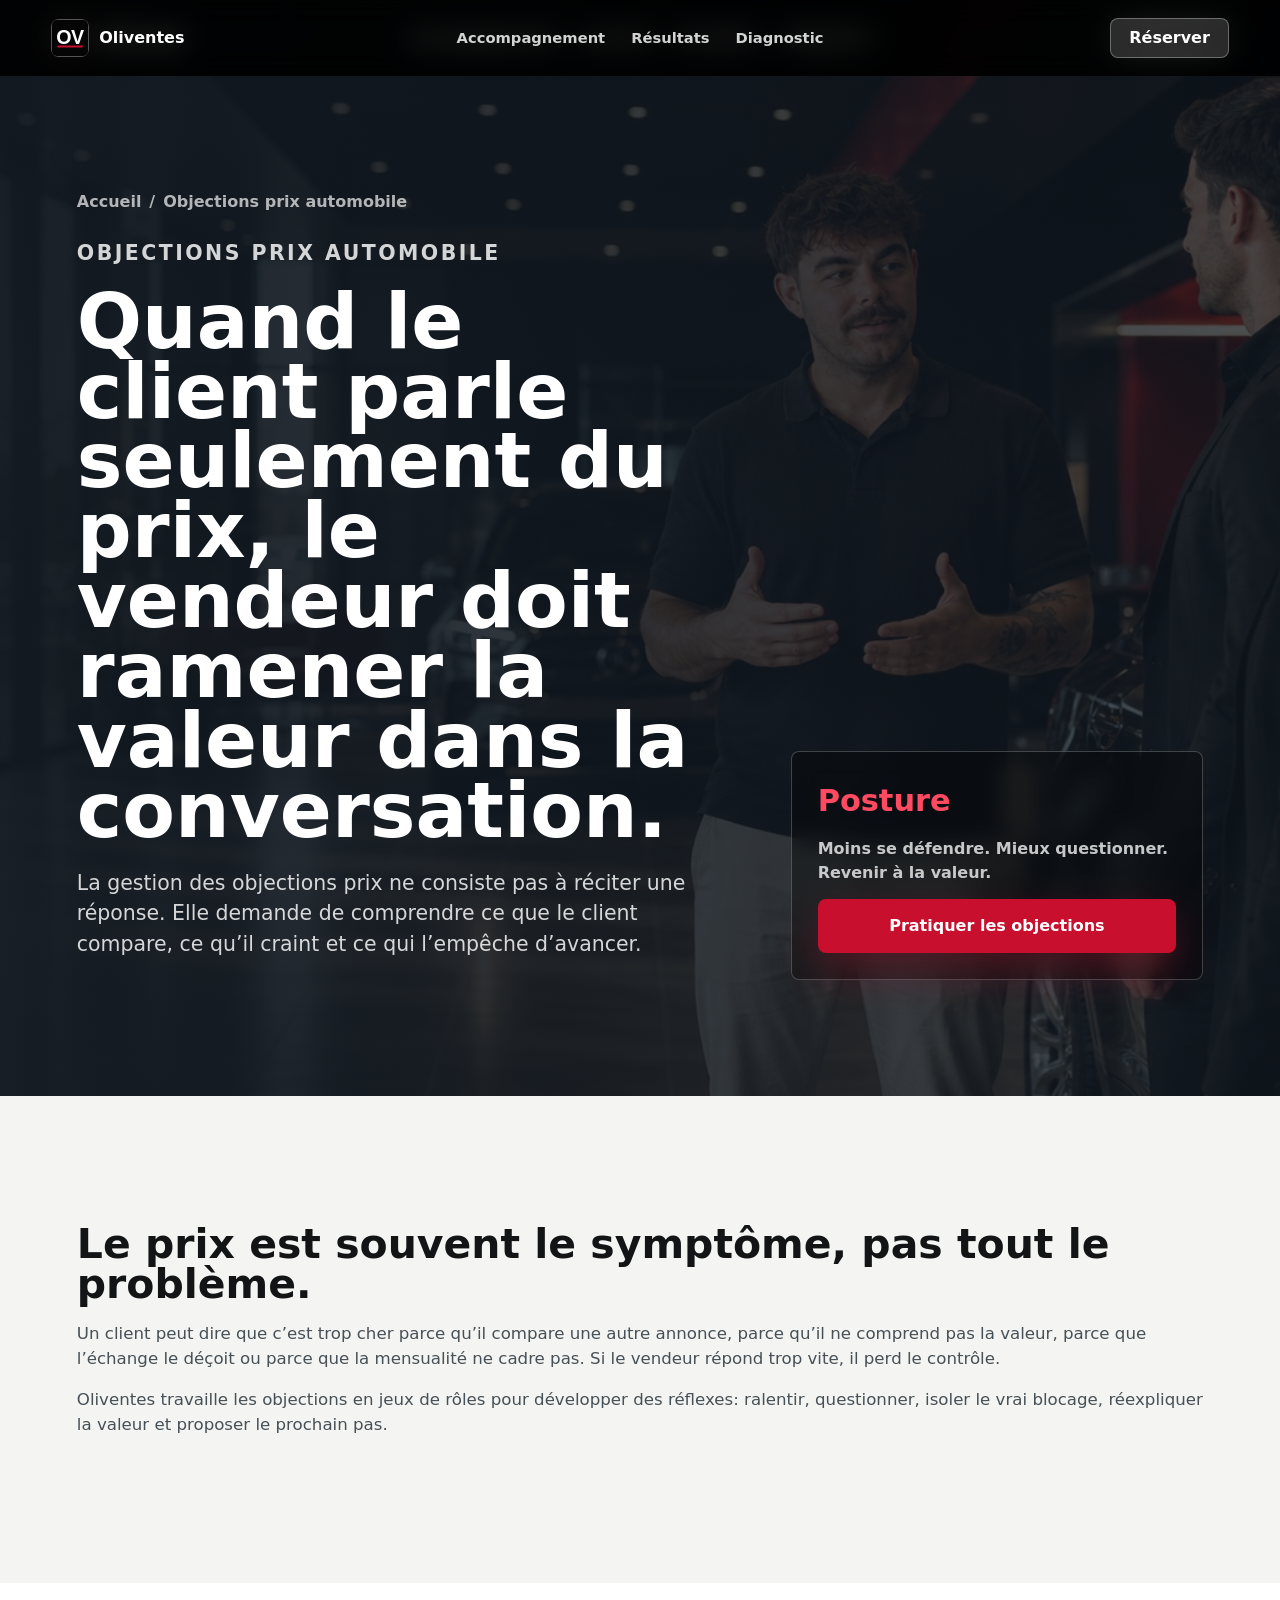
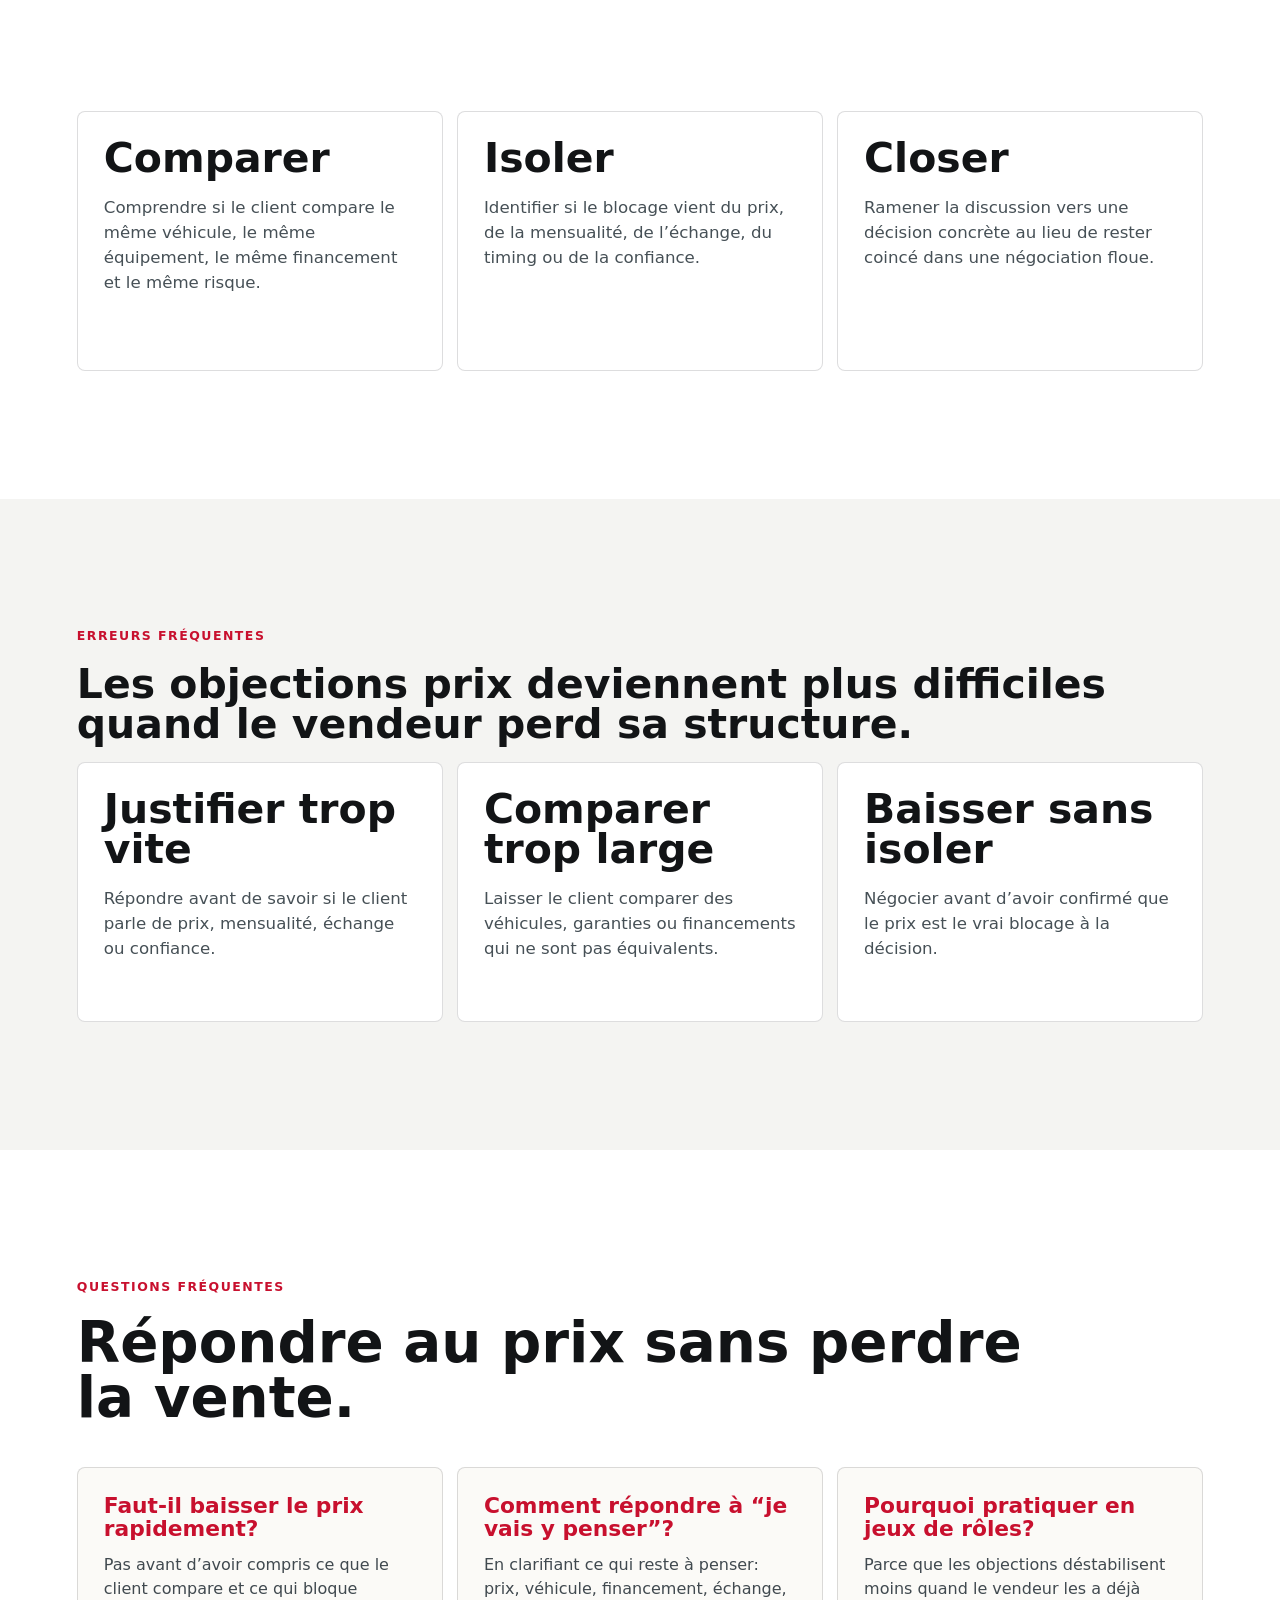
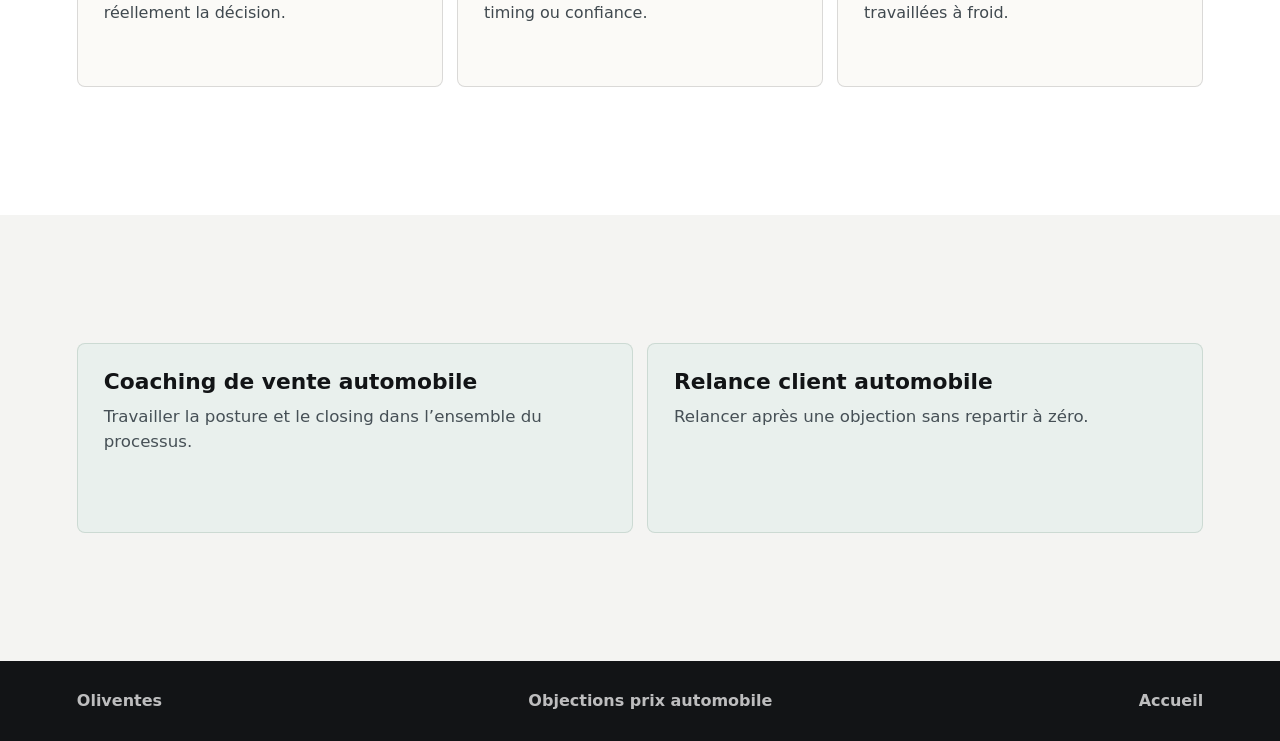
<file: objections-prix-automobile.html>
<!doctype html>
<html lang="fr">
  <head>
    <meta charset="utf-8">
    <meta name="viewport" content="width=device-width, initial-scale=1">
    <title>Objections prix automobile | Oliventes</title>
    <meta name="description" content="Gérer les objections de prix en vente automobile: valeur, comparaison, mensualité, échange, financement, posture et closing en concession.">
    <meta name="robots" content="index, follow">
    <meta name="theme-color" content="#111820">
    <link rel="canonical" href="https://oliventes.com/objections-prix-automobile.html">
    <meta property="og:site_name" content="Oliventes">
    <meta property="og:locale" content="fr_CA">
    <meta property="og:title" content="Objections prix automobile | Oliventes">
    <meta property="og:description" content="Répondre aux objections de prix sans perdre la posture ni la valeur.">
    <meta property="og:url" content="https://oliventes.com/objections-prix-automobile.html">
    <meta property="og:type" content="article">
    <meta property="og:image" content="https://oliventes.com/assets/hero-showroom.png">
    <meta property="og:image:width" content="1774">
    <meta property="og:image:height" content="887">
    <meta property="og:image:alt" content="Coaching de vente automobile en concession avec Oliventes">
    <meta name="twitter:card" content="summary_large_image">
    <meta name="twitter:title" content="Objections prix automobile | Oliventes">
    <meta name="twitter:description" content="Gérer les objections de prix en vente automobile: valeur, comparaison, mensualité, échange, financement, posture et closing en concession.">
    <meta name="twitter:image" content="https://oliventes.com/assets/hero-showroom.png">
    <link rel="stylesheet" href="styles.css">
    <script type="application/ld+json">
{
      "@context": "https://schema.org",
      "@graph": [
            {
                  "@type": "BreadcrumbList",
                  "@id": "https://oliventes.com/objections-prix-automobile.html#breadcrumb",
                  "itemListElement": [
                        {
                              "@type": "ListItem",
                              "position": 1,
                              "name": "Accueil",
                              "item": "https://oliventes.com/"
                        },
                        {
                              "@type": "ListItem",
                              "position": 2,
                              "name": "Objections prix automobile",
                              "item": "https://oliventes.com/objections-prix-automobile.html"
                        }
                  ]
            },
            {
                  "@type": "Service",
                  "@id": "https://oliventes.com/objections-prix-automobile.html#service",
                  "name": "Coaching objections prix automobile",
                  "serviceType": "Coaching objections prix automobile",
                  "provider": {
                        "@id": "https://oliventes.com/#organization"
                  },
                  "areaServed": [
                        "Québec",
                        "Montréal",
                        "Laval",
                        "Rive-Sud",
                        "Ville de Québec"
                  ],
                  "description": "Coaching pour répondre aux objections de prix, isoler le vrai blocage et ramener la discussion vers la valeur."
            },
            {
                  "@type": "FAQPage",
                  "@id": "https://oliventes.com/objections-prix-automobile.html#faq",
                  "mainEntity": [
                        {
                              "@type": "Question",
                              "name": "Faut-il baisser le prix rapidement?",
                              "acceptedAnswer": {
                                    "@type": "Answer",
                                    "text": "Pas avant d’avoir compris ce que le client compare et ce qui bloque réellement la décision."
                              }
                        },
                        {
                              "@type": "Question",
                              "name": "Comment répondre à “je vais y penser”?",
                              "acceptedAnswer": {
                                    "@type": "Answer",
                                    "text": "En clarifiant ce qui reste à penser: prix, véhicule, financement, échange, timing ou confiance."
                              }
                        },
                        {
                              "@type": "Question",
                              "name": "Pourquoi pratiquer en jeux de rôles?",
                              "acceptedAnswer": {
                                    "@type": "Answer",
                                    "text": "Parce que les objections déstabilisent moins quand le vendeur les a déjà travaillées à froid."
                              }
                        }
                  ]
            }
      ]
}
    </script>
  </head>
  <body class="seo-page">
    <header class="site-header" aria-label="Navigation principale"><a class="brand" href="index.html" aria-label="Oliventes"><span class="brand-mark brand-mark-ov" aria-hidden="true"><svg viewBox="0 0 128 128" focusable="false"><rect width="128" height="128" rx="18"></rect><text x="64" y="85" text-anchor="middle">OV</text><path d="M22 94h84"></path></svg></span><span>Oliventes</span></a><nav class="nav-links" aria-label="Sections"><a href="index.html#methode">Accompagnement</a><a href="services-coaching-vente-automobile.html">Services</a><a href="index.html#resultats">Résultats</a><a href="index.html#diagnostic">Diagnostic</a></nav><div class="header-actions"><a class="header-cta" href="index.html#diagnostic">Réserver</a></div></header>
    <!-- Meta Pixel Code -->
    <script>
      !function(f,b,e,v,n,t,s)
      {if(f.fbq)return;n=f.fbq=function(){n.callMethod?
      n.callMethod.apply(n,arguments):n.queue.push(arguments)};
      if(!f._fbq)f._fbq=n;n.push=n;n.loaded=!0;n.version='2.0';
      n.queue=[];t=b.createElement(e);t.async=!0;
      t.src=v;s=b.getElementsByTagName(e)[0];
      s.parentNode.insertBefore(t,s)}(window, document,'script',
      'https://connect.facebook.net/en_US/fbevents.js');
      fbq('init', '2800323247006526');
      fbq('track', 'PageView');
    </script>
    <!-- End Meta Pixel Code -->
  </head>
  <body class="seo-page">
    <noscript><img height="1" width="1" style="display:none" src="https://www.facebook.com/tr?id=2800323247006526&ev=PageView&noscript=1" alt=""></noscript>
    <header class="site-header" aria-label="Navigation principale"><a class="brand" href="index.html" aria-label="Oliventes"><span class="brand-mark brand-mark-ov" aria-hidden="true"><svg viewBox="0 0 128 128" focusable="false"><rect width="128" height="128" rx="18"></rect><text x="64" y="85" text-anchor="middle">OV</text><path d="M22 94h84"></path></svg></span><span>Oliventes</span></a><nav class="nav-links" aria-label="Sections"><a href="index.html#methode">Accompagnement</a><a href="index.html#resultats">Résultats</a><a href="index.html#diagnostic">Diagnostic</a></nav><div class="header-actions"><a class="header-cta" href="index.html#diagnostic">Réserver</a></div></header>
    <main>
      <section class="seo-hero"><div><div class="breadcrumb"><a href="index.html">Accueil</a><span>/</span><span>Objections prix automobile</span></div><p class="eyebrow">Objections prix automobile</p><h1>Quand le client parle seulement du prix, le vendeur doit ramener la valeur dans la conversation.</h1><p>La gestion des objections prix ne consiste pas à réciter une réponse. Elle demande de comprendre ce que le client compare, ce qu’il craint et ce qui l’empêche d’avancer.</p></div><aside class="seo-hero-panel"><strong>Posture</strong><span>Moins se défendre. Mieux questionner. Revenir à la valeur.</span><a class="btn primary" href="index.html#diagnostic">Pratiquer les objections</a></aside></section>
      <section class="section"><div class="seo-copy"><h2>Le prix est souvent le symptôme, pas tout le problème.</h2><p>Un client peut dire que c’est trop cher parce qu’il compare une autre annonce, parce qu’il ne comprend pas la valeur, parce que l’échange le déçoit ou parce que la mensualité ne cadre pas. Si le vendeur répond trop vite, il perd le contrôle.</p><p>Oliventes travaille les objections en jeux de rôles pour développer des réflexes: ralentir, questionner, isoler le vrai blocage, réexpliquer la valeur et proposer le prochain pas.</p></div></section>
      <section class="section resultats"><div class="seo-card-grid"><article class="seo-card"><h2>Comparer</h2><p>Comprendre si le client compare le même véhicule, le même équipement, le même financement et le même risque.</p></article><article class="seo-card"><h2>Isoler</h2><p>Identifier si le blocage vient du prix, de la mensualité, de l’échange, du timing ou de la confiance.</p></article><article class="seo-card"><h2>Closer</h2><p>Ramener la discussion vers une décision concrète au lieu de rester coincé dans une négociation floue.</p></article></div></section>
      <section class="section">
        <div class="section-kicker">Erreurs fréquentes</div>
        <h2 class="section-title-small">Les objections prix deviennent plus difficiles quand le vendeur perd sa structure.</h2>
        <div class="seo-card-grid"><article class="seo-card"><h2>Justifier trop vite</h2><p>Répondre avant de savoir si le client parle de prix, mensualité, échange ou confiance.</p></article><article class="seo-card"><h2>Comparer trop large</h2><p>Laisser le client comparer des véhicules, garanties ou financements qui ne sont pas équivalents.</p></article><article class="seo-card"><h2>Baisser sans isoler</h2><p>Négocier avant d’avoir confirmé que le prix est le vrai blocage à la décision.</p></article></div>
      </section>
      <section class="section faq-section"><div class="section-kicker">Questions fréquentes</div><h2>Répondre au prix sans perdre la vente.</h2><div class="faq-list"><article><h3>Faut-il baisser le prix rapidement?</h3><p>Pas avant d’avoir compris ce que le client compare et ce qui bloque réellement la décision.</p></article><article><h3>Comment répondre à “je vais y penser”?</h3><p>En clarifiant ce qui reste à penser: prix, véhicule, financement, échange, timing ou confiance.</p></article><article><h3>Pourquoi pratiquer en jeux de rôles?</h3><p>Parce que les objections déstabilisent moins quand le vendeur les a déjà travaillées à froid.</p></article></div></section>
      <section class="section"><div class="seo-link-grid"><a class="seo-link-card" href="coaching-vente-automobile.html"><h3>Coaching de vente automobile</h3><p>Travailler la posture et le closing dans l’ensemble du processus.</p></a><a class="seo-link-card" href="relance-client-automobile.html"><h3>Relance client automobile</h3><p>Relancer après une objection sans repartir à zéro.</p></a></div></section>
    </main>
    <footer class="site-footer"><span>Oliventes</span><span>Objections prix automobile</span><a href="index.html#top">Accueil</a></footer>
  </body>
</html>
</file>
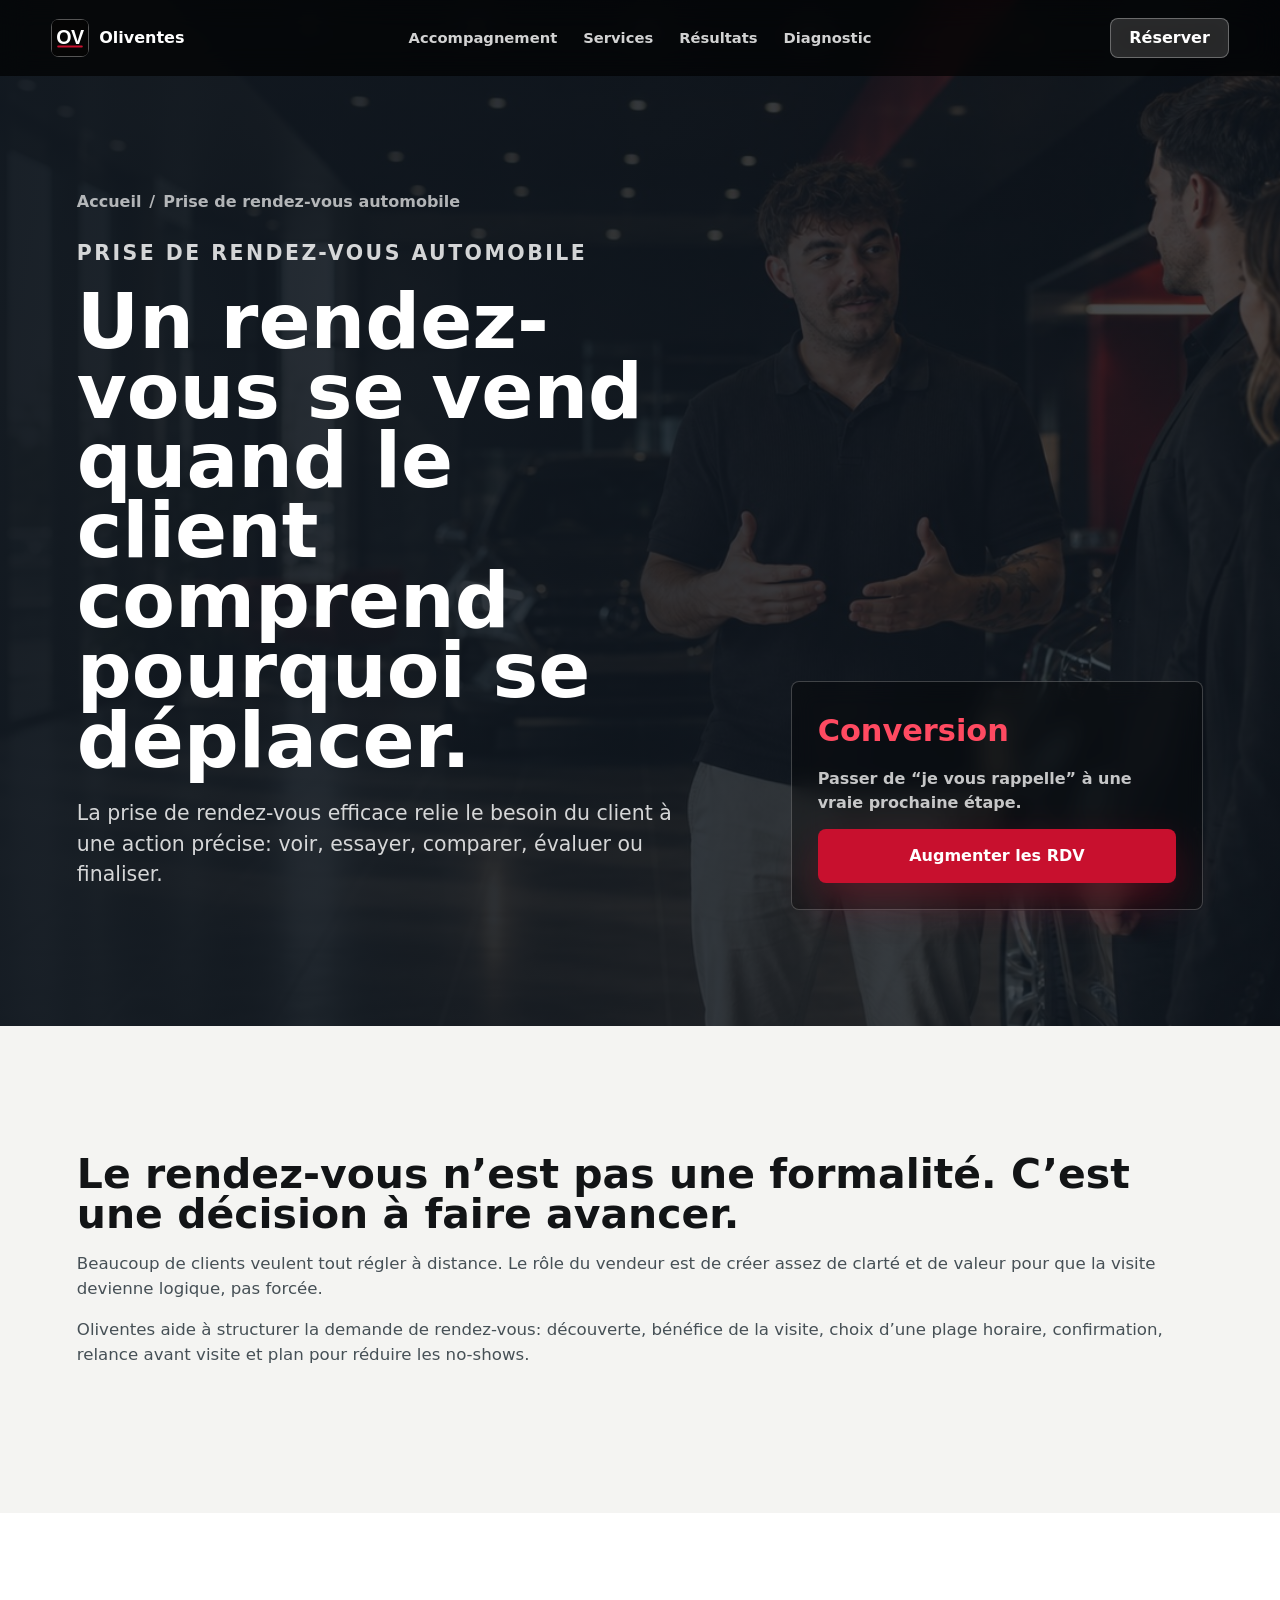
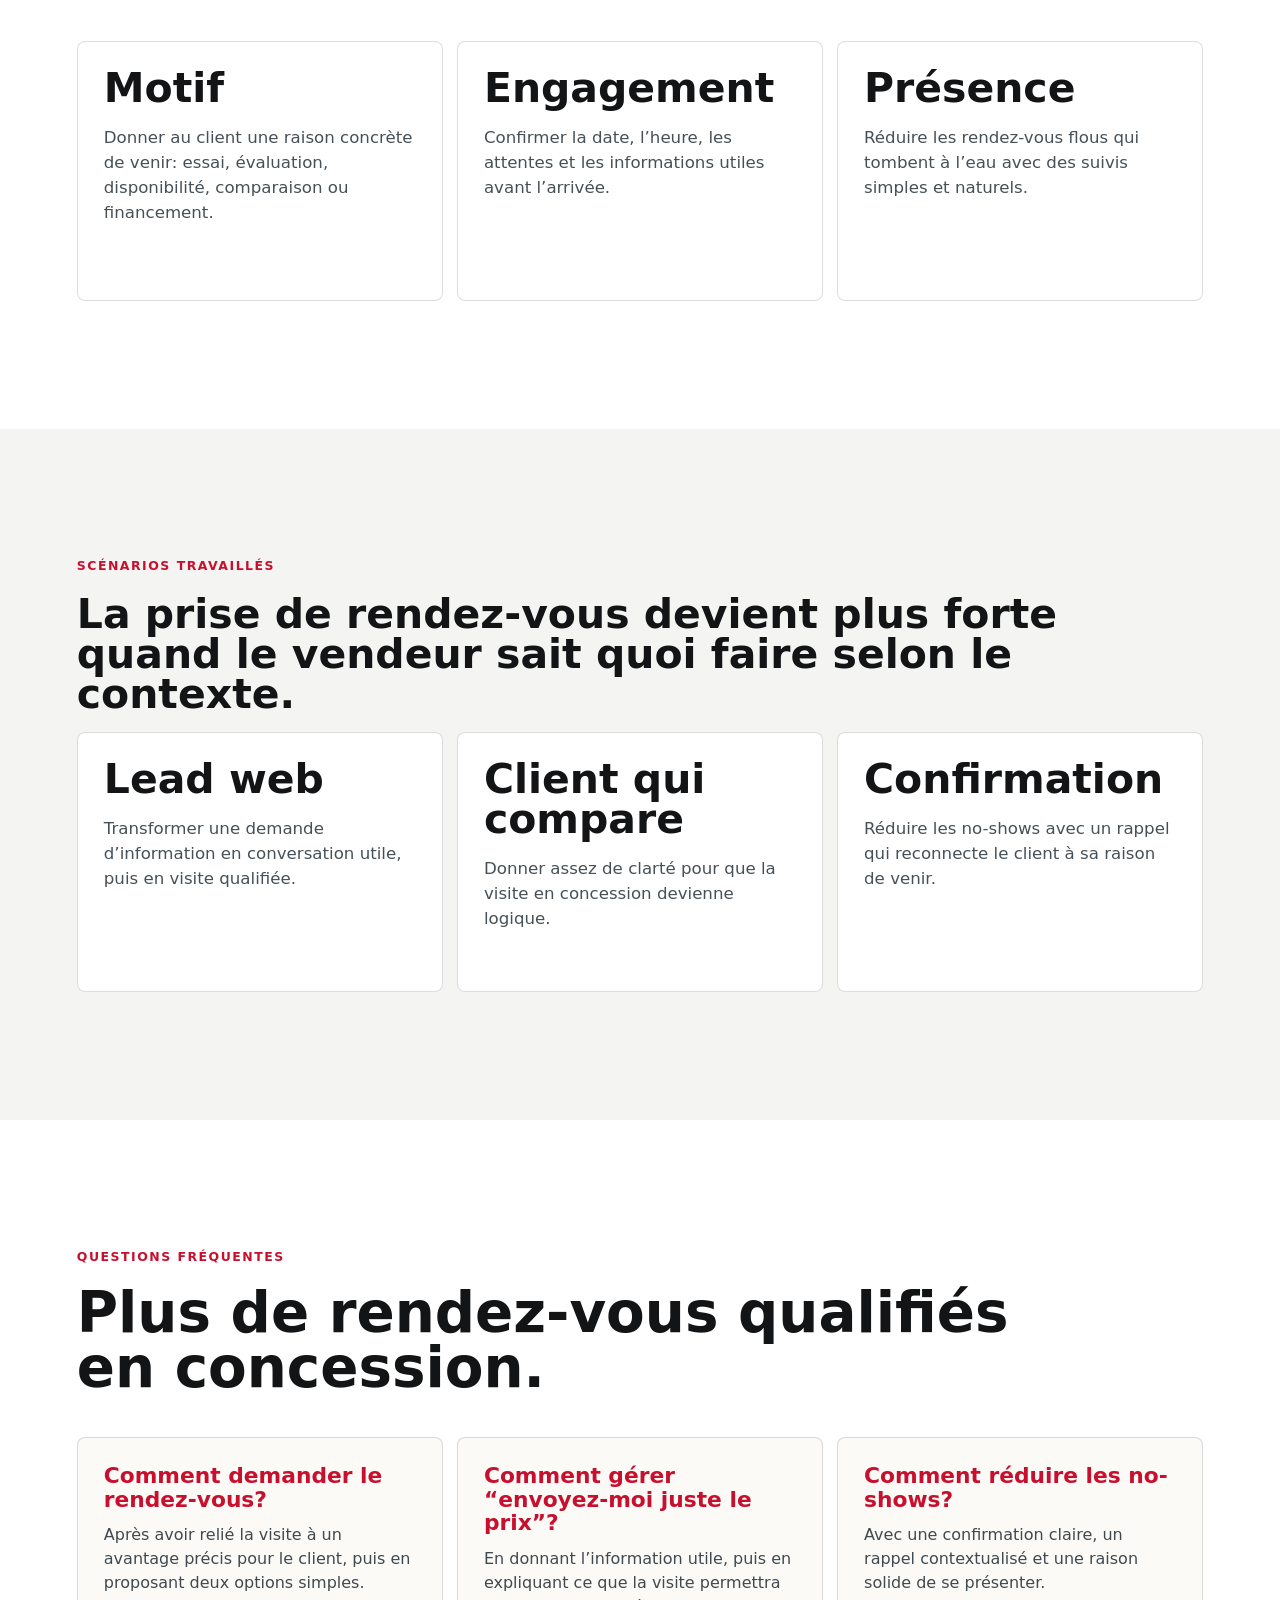
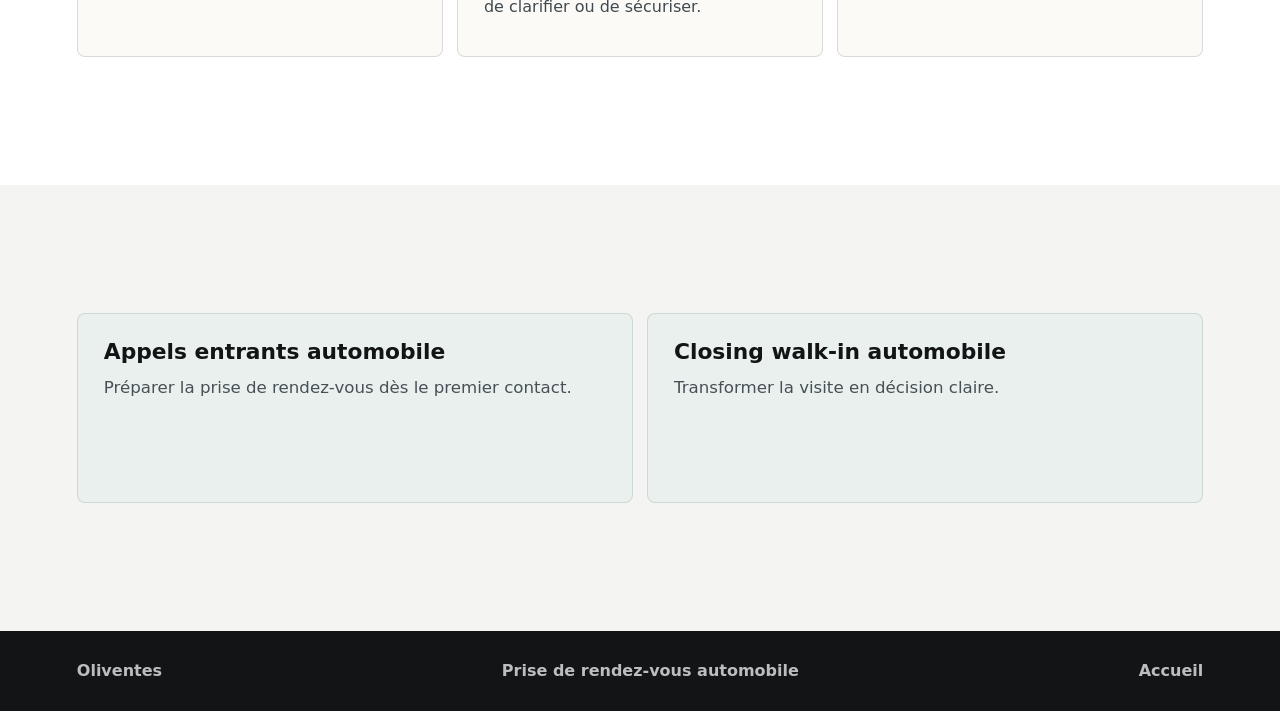
<file: prise-rendez-vous-automobile.html>
<!doctype html>
<html lang="fr">
  <head>
    <meta charset="utf-8">
    <meta name="viewport" content="width=device-width, initial-scale=1">
    <title>Prise de rendez-vous automobile | Oliventes</title>
    <meta name="description" content="Améliorer la prise de rendez-vous automobile: qualification des leads, appels, textos, objections, confirmation et conversion en visite walk-in.">
    <meta name="robots" content="index, follow">
    <meta name="theme-color" content="#111820">
    <link rel="canonical" href="https://oliventes.com/prise-rendez-vous-automobile.html">
    <meta property="og:site_name" content="Oliventes">
    <meta property="og:locale" content="fr_CA">
    <meta property="og:title" content="Prise de rendez-vous automobile | Oliventes">
    <meta property="og:description" content="Convertir plus de leads et d’appels en rendez-vous walk-in utiles.">
    <meta property="og:url" content="https://oliventes.com/prise-rendez-vous-automobile.html">
    <meta property="og:type" content="article">
    <meta property="og:image" content="https://oliventes.com/assets/hero-showroom.png">
    <meta property="og:image:width" content="1774">
    <meta property="og:image:height" content="887">
    <meta property="og:image:alt" content="Coaching de vente automobile en concession avec Oliventes">
    <meta name="twitter:card" content="summary_large_image">
    <meta name="twitter:title" content="Prise de rendez-vous automobile | Oliventes">
    <meta name="twitter:description" content="Améliorer la prise de rendez-vous automobile: qualification des leads, appels, textos, objections, confirmation et conversion en visite walk-in.">
    <meta name="twitter:image" content="https://oliventes.com/assets/hero-showroom.png">
    <link rel="stylesheet" href="styles.css">
    <script type="application/ld+json">
{
      "@context": "https://schema.org",
      "@graph": [
            {
                  "@type": "BreadcrumbList",
                  "@id": "https://oliventes.com/prise-rendez-vous-automobile.html#breadcrumb",
                  "itemListElement": [
                        {
                              "@type": "ListItem",
                              "position": 1,
                              "name": "Accueil",
                              "item": "https://oliventes.com/"
                        },
                        {
                              "@type": "ListItem",
                              "position": 2,
                              "name": "Prise de rendez-vous automobile",
                              "item": "https://oliventes.com/prise-rendez-vous-automobile.html"
                        }
                  ]
            },
            {
                  "@type": "Service",
                  "@id": "https://oliventes.com/prise-rendez-vous-automobile.html#service",
                  "name": "Coaching prise de rendez-vous automobile",
                  "serviceType": "Coaching prise de rendez-vous automobile",
                  "provider": {
                        "@id": "https://oliventes.com/#organization"
                  },
                  "areaServed": [
                        "Québec",
                        "Montréal",
                        "Laval",
                        "Rive-Sud",
                        "Ville de Québec"
                  ],
                  "description": "Coaching pour convertir plus de leads, appels et suivis en rendez-vous qualifiés en concession automobile."
            },
            {
                  "@type": "FAQPage",
                  "@id": "https://oliventes.com/prise-rendez-vous-automobile.html#faq",
                  "mainEntity": [
                        {
                              "@type": "Question",
                              "name": "Comment demander le rendez-vous?",
                              "acceptedAnswer": {
                                    "@type": "Answer",
                                    "text": "Après avoir relié la visite à un avantage précis pour le client, puis en proposant deux options simples."
                              }
                        },
                        {
                              "@type": "Question",
                              "name": "Comment gérer “envoyez-moi juste le prix”?",
                              "acceptedAnswer": {
                                    "@type": "Answer",
                                    "text": "En donnant l’information utile, puis en expliquant ce que la visite permettra de clarifier ou de sécuriser."
                              }
                        },
                        {
                              "@type": "Question",
                              "name": "Comment réduire les no-shows?",
                              "acceptedAnswer": {
                                    "@type": "Answer",
                                    "text": "Avec une confirmation claire, un rappel contextualisé et une raison solide de se présenter."
                              }
                        }
                  ]
            }
      ]
}
    </script>
    <!-- Meta Pixel Code -->
    <script>
      !function(f,b,e,v,n,t,s)
      {if(f.fbq)return;n=f.fbq=function(){n.callMethod?
      n.callMethod.apply(n,arguments):n.queue.push(arguments)};
      if(!f._fbq)f._fbq=n;n.push=n;n.loaded=!0;n.version='2.0';
      n.queue=[];t=b.createElement(e);t.async=!0;
      t.src=v;s=b.getElementsByTagName(e)[0];
      s.parentNode.insertBefore(t,s)}(window, document,'script',
      'https://connect.facebook.net/en_US/fbevents.js');
      fbq('init', '2800323247006526');
      fbq('track', 'PageView');
    </script>
    <!-- End Meta Pixel Code -->
  </head>
  <body class="seo-page">
    <noscript><img height="1" width="1" style="display:none" src="https://www.facebook.com/tr?id=2800323247006526&ev=PageView&noscript=1" alt=""></noscript>
    <header class="site-header" aria-label="Navigation principale"><a class="brand" href="index.html" aria-label="Oliventes"><span class="brand-mark brand-mark-ov" aria-hidden="true"><svg viewBox="0 0 128 128" focusable="false"><rect width="128" height="128" rx="18"></rect><text x="64" y="85" text-anchor="middle">OV</text><path d="M22 94h84"></path></svg></span><span>Oliventes</span></a><nav class="nav-links" aria-label="Sections"><a href="index.html#methode">Accompagnement</a><a href="services-coaching-vente-automobile.html">Services</a><a href="index.html#resultats">Résultats</a><a href="index.html#diagnostic">Diagnostic</a></nav><div class="header-actions"><a class="header-cta" href="index.html#diagnostic">Réserver</a></div></header>
    <main>
      <section class="seo-hero"><div><div class="breadcrumb"><a href="index.html">Accueil</a><span>/</span><span>Prise de rendez-vous automobile</span></div><p class="eyebrow">Prise de rendez-vous automobile</p><h1>Un rendez-vous se vend quand le client comprend pourquoi se déplacer.</h1><p>La prise de rendez-vous efficace relie le besoin du client à une action précise: voir, essayer, comparer, évaluer ou finaliser.</p></div><aside class="seo-hero-panel"><strong>Conversion</strong><span>Passer de “je vous rappelle” à une vraie prochaine étape.</span><a class="btn primary" href="index.html#diagnostic">Augmenter les RDV</a></aside></section>
      <section class="section"><div class="seo-copy"><h2>Le rendez-vous n’est pas une formalité. C’est une décision à faire avancer.</h2><p>Beaucoup de clients veulent tout régler à distance. Le rôle du vendeur est de créer assez de clarté et de valeur pour que la visite devienne logique, pas forcée.</p><p>Oliventes aide à structurer la demande de rendez-vous: découverte, bénéfice de la visite, choix d’une plage horaire, confirmation, relance avant visite et plan pour réduire les no-shows.</p></div></section>
      <section class="section resultats"><div class="seo-card-grid"><article class="seo-card"><h2>Motif</h2><p>Donner au client une raison concrète de venir: essai, évaluation, disponibilité, comparaison ou financement.</p></article><article class="seo-card"><h2>Engagement</h2><p>Confirmer la date, l’heure, les attentes et les informations utiles avant l’arrivée.</p></article><article class="seo-card"><h2>Présence</h2><p>Réduire les rendez-vous flous qui tombent à l’eau avec des suivis simples et naturels.</p></article></div></section>
      <section class="section">
        <div class="section-kicker">Scénarios travaillés</div>
        <h2 class="section-title-small">La prise de rendez-vous devient plus forte quand le vendeur sait quoi faire selon le contexte.</h2>
        <div class="seo-card-grid"><article class="seo-card"><h2>Lead web</h2><p>Transformer une demande d’information en conversation utile, puis en visite qualifiée.</p></article><article class="seo-card"><h2>Client qui compare</h2><p>Donner assez de clarté pour que la visite en concession devienne logique.</p></article><article class="seo-card"><h2>Confirmation</h2><p>Réduire les no-shows avec un rappel qui reconnecte le client à sa raison de venir.</p></article></div>
      </section>
      <section class="section faq-section"><div class="section-kicker">Questions fréquentes</div><h2>Plus de rendez-vous qualifiés en concession.</h2><div class="faq-list"><article><h3>Comment demander le rendez-vous?</h3><p>Après avoir relié la visite à un avantage précis pour le client, puis en proposant deux options simples.</p></article><article><h3>Comment gérer “envoyez-moi juste le prix”?</h3><p>En donnant l’information utile, puis en expliquant ce que la visite permettra de clarifier ou de sécuriser.</p></article><article><h3>Comment réduire les no-shows?</h3><p>Avec une confirmation claire, un rappel contextualisé et une raison solide de se présenter.</p></article></div></section>
      <section class="section"><div class="seo-link-grid"><a class="seo-link-card" href="appels-entrants-automobile.html"><h3>Appels entrants automobile</h3><p>Préparer la prise de rendez-vous dès le premier contact.</p></a><a class="seo-link-card" href="closing-showroom-automobile.html"><h3>Closing walk-in automobile</h3><p>Transformer la visite en décision claire.</p></a></div></section>
    </main>
    <footer class="site-footer"><span>Oliventes</span><span>Prise de rendez-vous automobile</span><a href="index.html#top">Accueil</a></footer>
  </body>
</html>
</file>
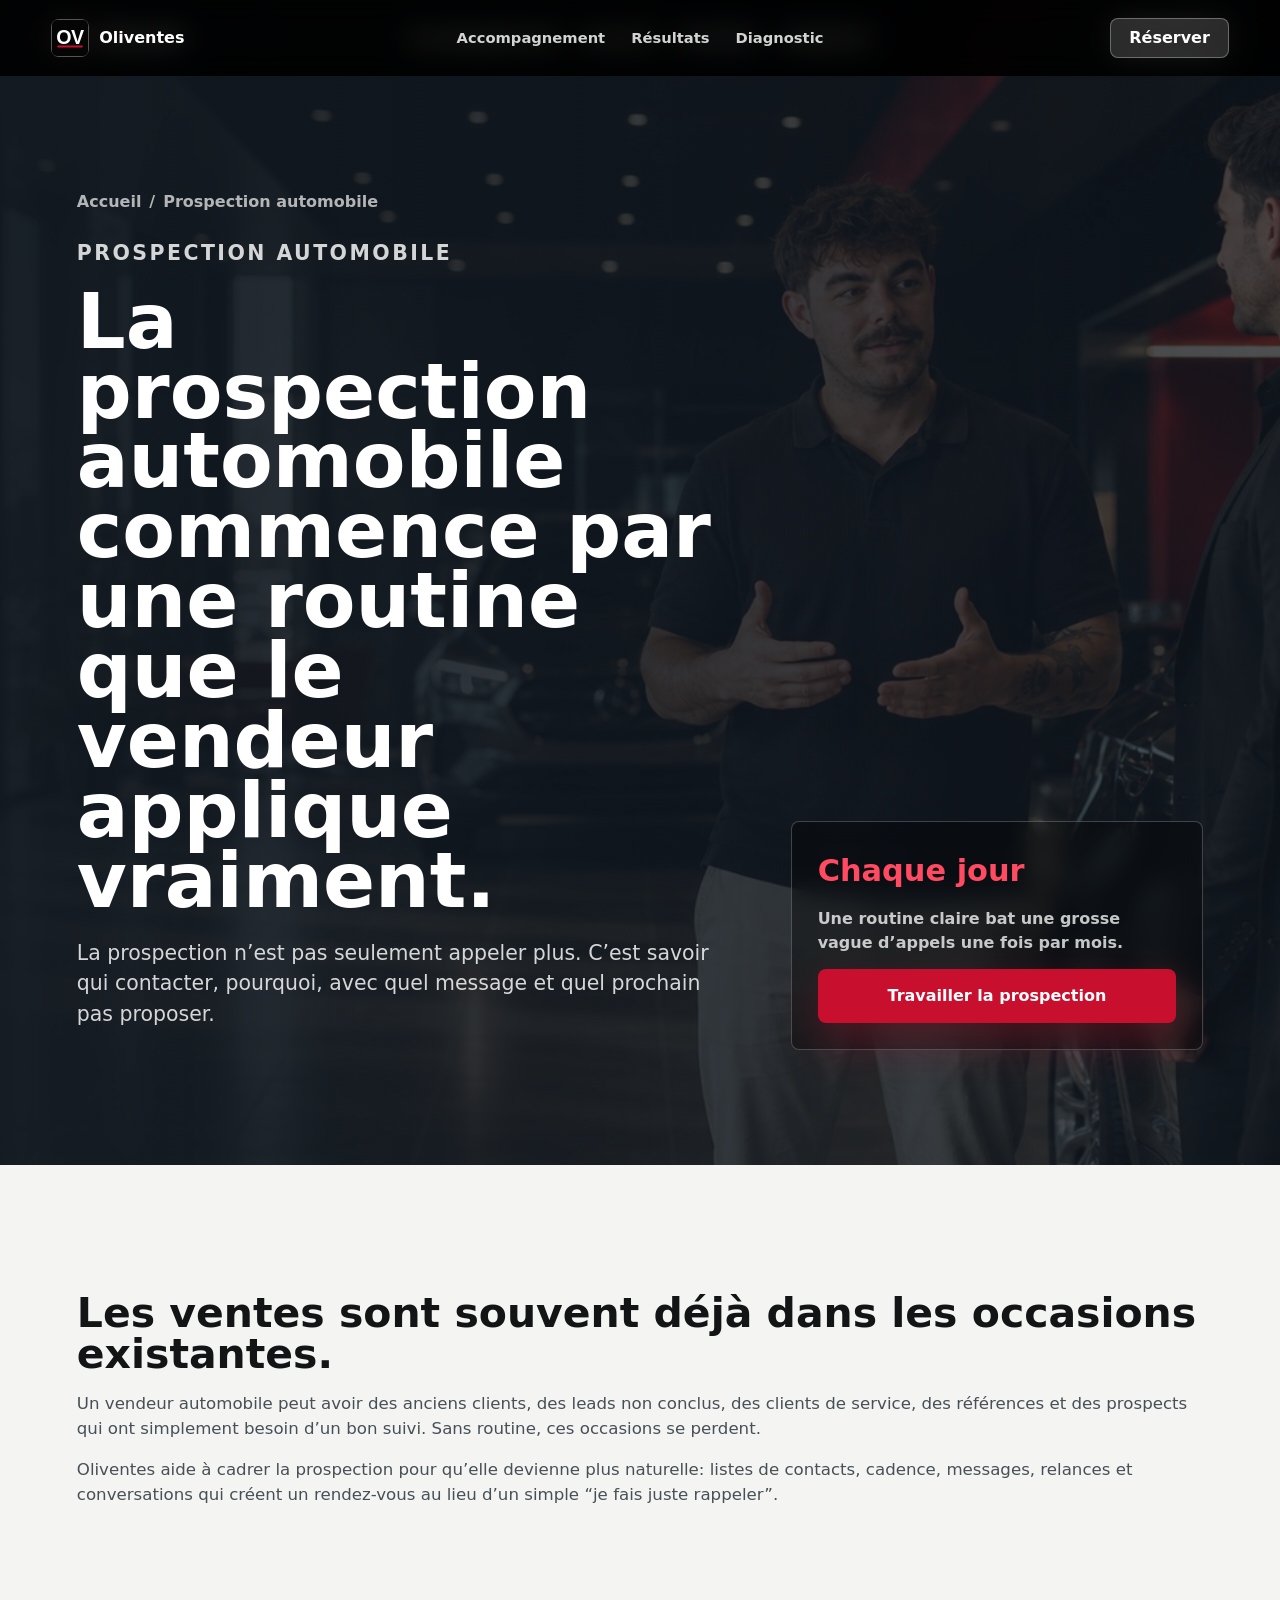
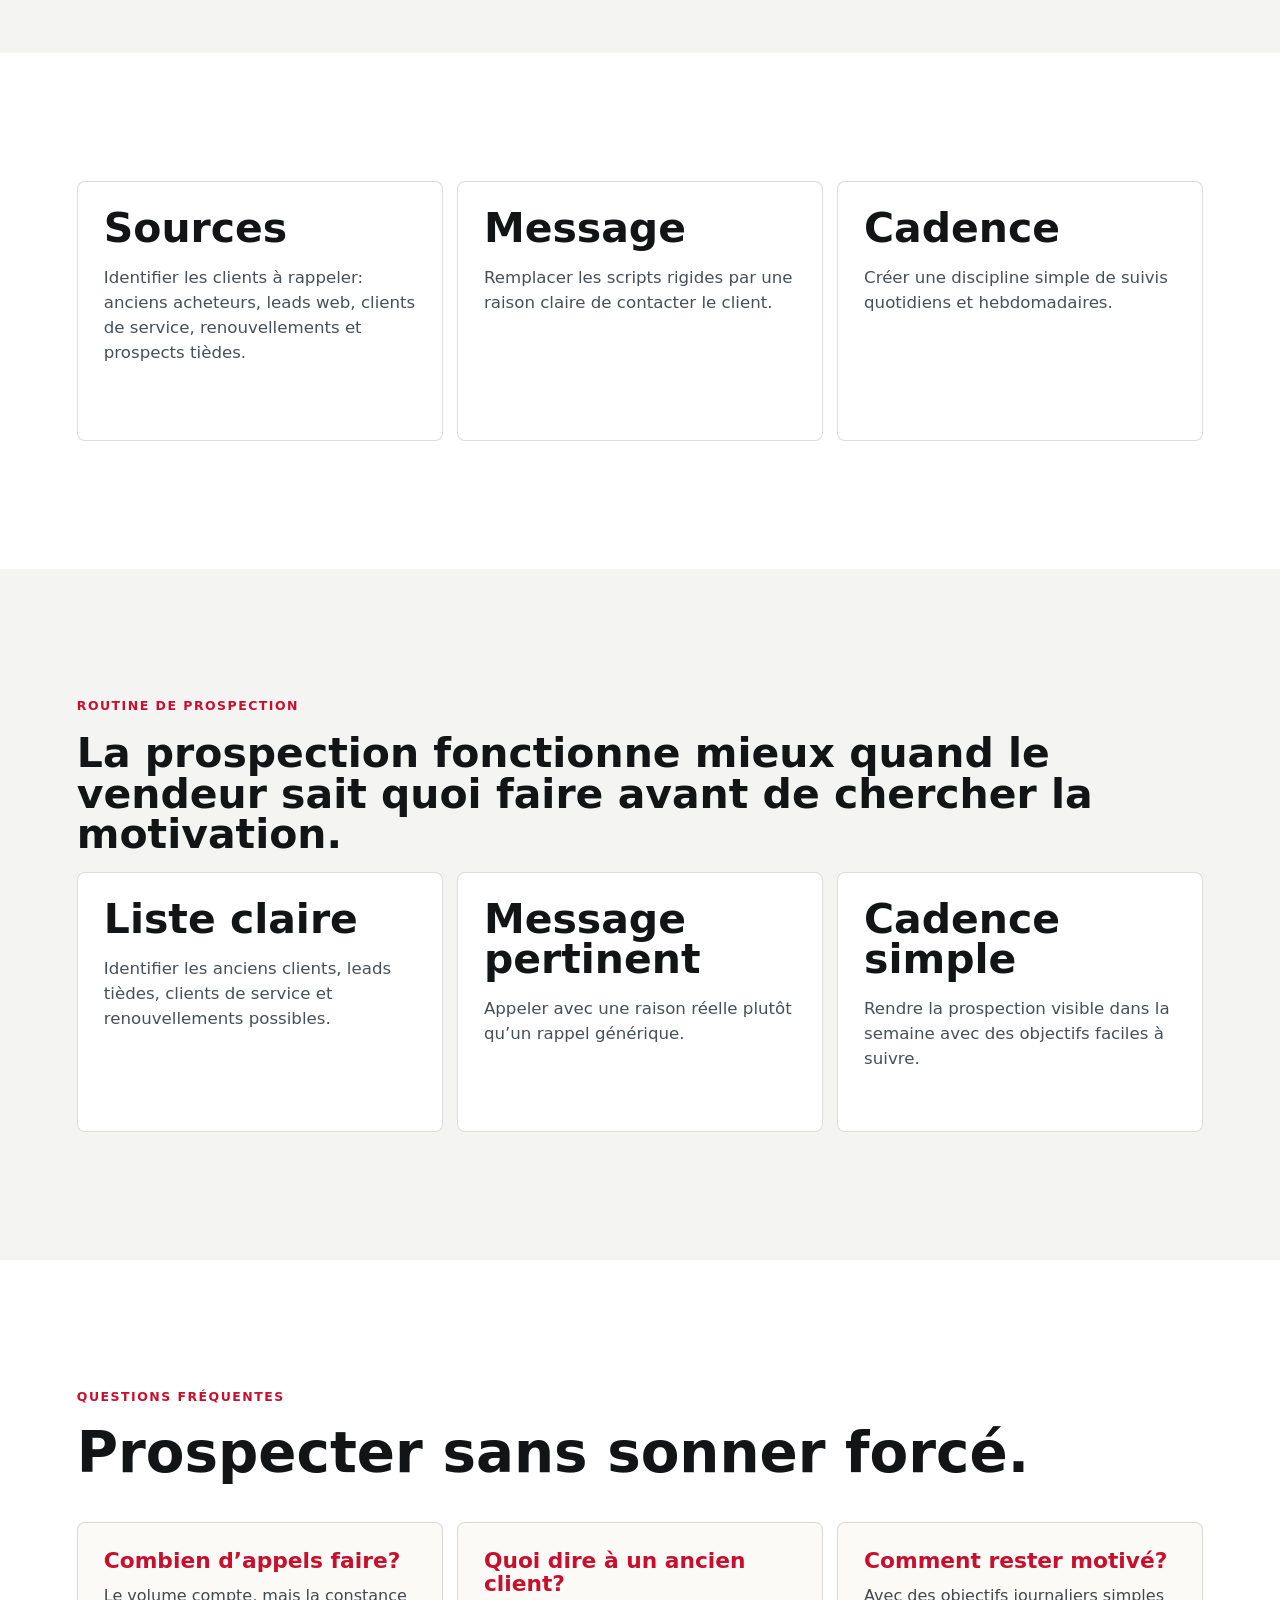
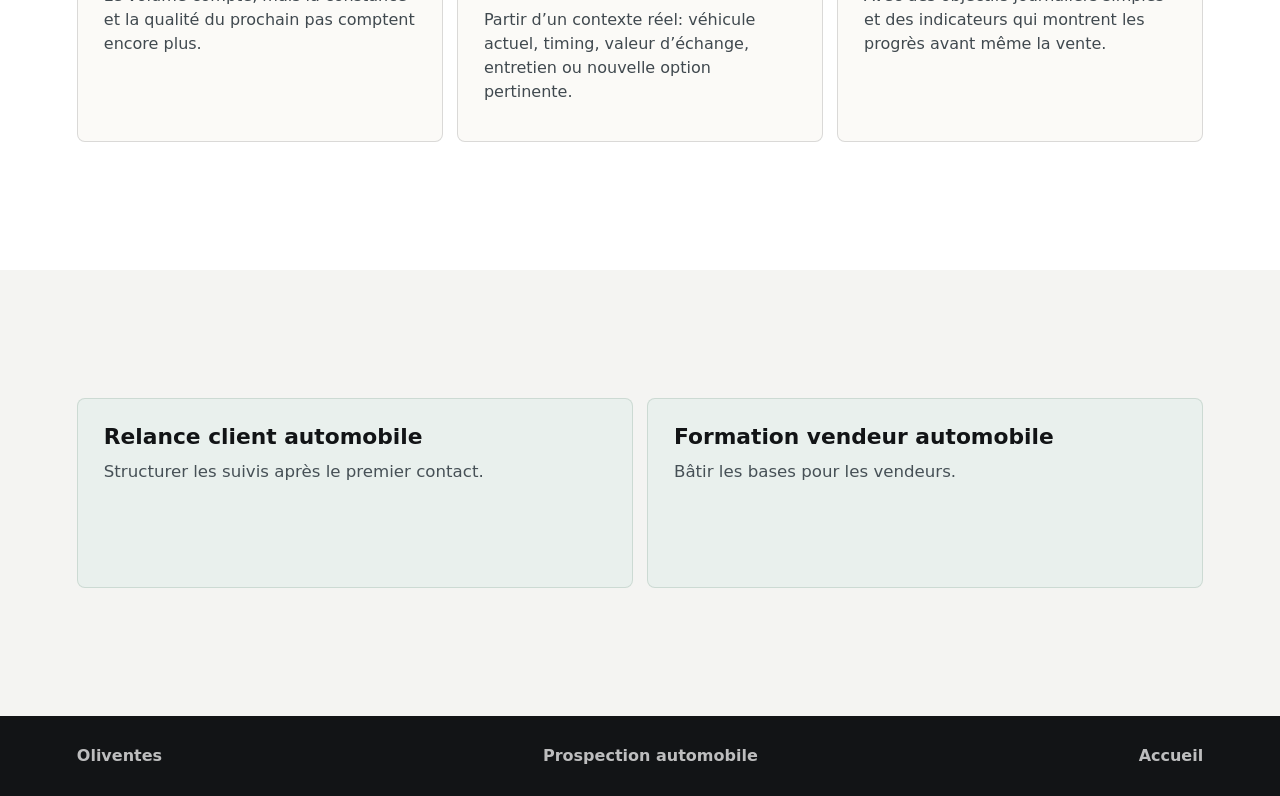
<file: prospection-automobile.html>
<!doctype html>
<html lang="fr">
  <head>
    <meta charset="utf-8">
    <meta name="viewport" content="width=device-width, initial-scale=1">
    <title>Prospection automobile pour vendeurs | Oliventes</title>
    <meta name="description" content="Méthode de prospection automobile pour vendeurs en concession: routine quotidienne, anciens clients, leads, rappels, messages et discipline de suivi.">
    <meta name="robots" content="index, follow">
    <meta name="theme-color" content="#111820">
    <link rel="canonical" href="https://oliventes.com/prospection-automobile.html">
    <meta property="og:site_name" content="Oliventes">
    <meta property="og:locale" content="fr_CA">
    <meta property="og:title" content="Prospection automobile pour vendeurs | Oliventes">
    <meta property="og:description" content="Construire une routine de prospection réaliste pour vendre plus de véhicules.">
    <meta property="og:url" content="https://oliventes.com/prospection-automobile.html">
    <meta property="og:type" content="article">
    <meta property="og:image" content="https://oliventes.com/assets/hero-showroom.png">
    <meta property="og:image:width" content="1774">
    <meta property="og:image:height" content="887">
    <meta property="og:image:alt" content="Coaching de vente automobile en concession avec Oliventes">
    <meta name="twitter:card" content="summary_large_image">
    <meta name="twitter:title" content="Prospection automobile pour vendeurs | Oliventes">
    <meta name="twitter:description" content="Méthode de prospection automobile pour vendeurs en concession: routine quotidienne, anciens clients, leads, rappels, messages et discipline de suivi.">
    <meta name="twitter:image" content="https://oliventes.com/assets/hero-showroom.png">
    <link rel="stylesheet" href="styles.css">
    <script type="application/ld+json">
{
      "@context": "https://schema.org",
      "@graph": [
            {
                  "@type": "BreadcrumbList",
                  "@id": "https://oliventes.com/prospection-automobile.html#breadcrumb",
                  "itemListElement": [
                        {
                              "@type": "ListItem",
                              "position": 1,
                              "name": "Accueil",
                              "item": "https://oliventes.com/"
                        },
                        {
                              "@type": "ListItem",
                              "position": 2,
                              "name": "Prospection automobile",
                              "item": "https://oliventes.com/prospection-automobile.html"
                        }
                  ]
            },
            {
                  "@type": "Service",
                  "@id": "https://oliventes.com/prospection-automobile.html#service",
                  "name": "Coaching prospection automobile",
                  "serviceType": "Coaching prospection automobile",
                  "provider": {
                        "@id": "https://oliventes.com/#organization"
                  },
                  "areaServed": [
                        "Québec",
                        "Montréal",
                        "Laval",
                        "Rive-Sud",
                        "Ville de Québec"
                  ],
                  "description": "Coaching pour créer une routine de prospection automobile réaliste avec sources, messages, cadence et objectifs quotidiens."
            },
            {
                  "@type": "FAQPage",
                  "@id": "https://oliventes.com/prospection-automobile.html#faq",
                  "mainEntity": [
                        {
                              "@type": "Question",
                              "name": "Combien d’appels faire?",
                              "acceptedAnswer": {
                                    "@type": "Answer",
                                    "text": "Le volume compte, mais la constance et la qualité du prochain pas comptent encore plus."
                              }
                        },
                        {
                              "@type": "Question",
                              "name": "Quoi dire à un ancien client?",
                              "acceptedAnswer": {
                                    "@type": "Answer",
                                    "text": "Partir d’un contexte réel: véhicule actuel, timing, valeur d’échange, entretien ou nouvelle option pertinente."
                              }
                        },
                        {
                              "@type": "Question",
                              "name": "Comment rester motivé?",
                              "acceptedAnswer": {
                                    "@type": "Answer",
                                    "text": "Avec des objectifs journaliers simples et des indicateurs qui montrent les progrès avant même la vente."
                              }
                        }
                  ]
            }
      ]
}
    </script>
  </head>
  <body class="seo-page">
    <header class="site-header" aria-label="Navigation principale"><a class="brand" href="index.html" aria-label="Oliventes"><span class="brand-mark brand-mark-ov" aria-hidden="true"><svg viewBox="0 0 128 128" focusable="false"><rect width="128" height="128" rx="18"></rect><text x="64" y="85" text-anchor="middle">OV</text><path d="M22 94h84"></path></svg></span><span>Oliventes</span></a><nav class="nav-links" aria-label="Sections"><a href="index.html#methode">Accompagnement</a><a href="services-coaching-vente-automobile.html">Services</a><a href="index.html#resultats">Résultats</a><a href="index.html#diagnostic">Diagnostic</a></nav><div class="header-actions"><a class="header-cta" href="index.html#diagnostic">Réserver</a></div></header>
    <!-- Meta Pixel Code -->
    <script>
      !function(f,b,e,v,n,t,s)
      {if(f.fbq)return;n=f.fbq=function(){n.callMethod?
      n.callMethod.apply(n,arguments):n.queue.push(arguments)};
      if(!f._fbq)f._fbq=n;n.push=n;n.loaded=!0;n.version='2.0';
      n.queue=[];t=b.createElement(e);t.async=!0;
      t.src=v;s=b.getElementsByTagName(e)[0];
      s.parentNode.insertBefore(t,s)}(window, document,'script',
      'https://connect.facebook.net/en_US/fbevents.js');
      fbq('init', '2800323247006526');
      fbq('track', 'PageView');
    </script>
    <!-- End Meta Pixel Code -->
  </head>
  <body class="seo-page">
    <noscript><img height="1" width="1" style="display:none" src="https://www.facebook.com/tr?id=2800323247006526&ev=PageView&noscript=1" alt=""></noscript>
    <header class="site-header" aria-label="Navigation principale"><a class="brand" href="index.html" aria-label="Oliventes"><span class="brand-mark brand-mark-ov" aria-hidden="true"><svg viewBox="0 0 128 128" focusable="false"><rect width="128" height="128" rx="18"></rect><text x="64" y="85" text-anchor="middle">OV</text><path d="M22 94h84"></path></svg></span><span>Oliventes</span></a><nav class="nav-links" aria-label="Sections"><a href="index.html#methode">Accompagnement</a><a href="index.html#resultats">Résultats</a><a href="index.html#diagnostic">Diagnostic</a></nav><div class="header-actions"><a class="header-cta" href="index.html#diagnostic">Réserver</a></div></header>
    <main>
      <section class="seo-hero"><div><div class="breadcrumb"><a href="index.html">Accueil</a><span>/</span><span>Prospection automobile</span></div><p class="eyebrow">Prospection automobile</p><h1>La prospection automobile commence par une routine que le vendeur applique vraiment.</h1><p>La prospection n’est pas seulement appeler plus. C’est savoir qui contacter, pourquoi, avec quel message et quel prochain pas proposer.</p></div><aside class="seo-hero-panel"><strong>Chaque jour</strong><span>Une routine claire bat une grosse vague d’appels une fois par mois.</span><a class="btn primary" href="index.html#diagnostic">Travailler la prospection</a></aside></section>
      <section class="section"><div class="seo-copy"><h2>Les ventes sont souvent déjà dans les occasions existantes.</h2><p>Un vendeur automobile peut avoir des anciens clients, des leads non conclus, des clients de service, des références et des prospects qui ont simplement besoin d’un bon suivi. Sans routine, ces occasions se perdent.</p><p>Oliventes aide à cadrer la prospection pour qu’elle devienne plus naturelle: listes de contacts, cadence, messages, relances et conversations qui créent un rendez-vous au lieu d’un simple “je fais juste rappeler”.</p></div></section>
      <section class="section resultats"><div class="seo-card-grid"><article class="seo-card"><h2>Sources</h2><p>Identifier les clients à rappeler: anciens acheteurs, leads web, clients de service, renouvellements et prospects tièdes.</p></article><article class="seo-card"><h2>Message</h2><p>Remplacer les scripts rigides par une raison claire de contacter le client.</p></article><article class="seo-card"><h2>Cadence</h2><p>Créer une discipline simple de suivis quotidiens et hebdomadaires.</p></article></div></section>
      <section class="section">
        <div class="section-kicker">Routine de prospection</div>
        <h2 class="section-title-small">La prospection fonctionne mieux quand le vendeur sait quoi faire avant de chercher la motivation.</h2>
        <div class="seo-card-grid"><article class="seo-card"><h2>Liste claire</h2><p>Identifier les anciens clients, leads tièdes, clients de service et renouvellements possibles.</p></article><article class="seo-card"><h2>Message pertinent</h2><p>Appeler avec une raison réelle plutôt qu’un rappel générique.</p></article><article class="seo-card"><h2>Cadence simple</h2><p>Rendre la prospection visible dans la semaine avec des objectifs faciles à suivre.</p></article></div>
      </section>
      <section class="section faq-section"><div class="section-kicker">Questions fréquentes</div><h2>Prospecter sans sonner forcé.</h2><div class="faq-list"><article><h3>Combien d’appels faire?</h3><p>Le volume compte, mais la constance et la qualité du prochain pas comptent encore plus.</p></article><article><h3>Quoi dire à un ancien client?</h3><p>Partir d’un contexte réel: véhicule actuel, timing, valeur d’échange, entretien ou nouvelle option pertinente.</p></article><article><h3>Comment rester motivé?</h3><p>Avec des objectifs journaliers simples et des indicateurs qui montrent les progrès avant même la vente.</p></article></div></section>
      <section class="section"><div class="seo-link-grid"><a class="seo-link-card" href="relance-client-automobile.html"><h3>Relance client automobile</h3><p>Structurer les suivis après le premier contact.</p></a><a class="seo-link-card" href="formation-vendeur-automobile.html"><h3>Formation vendeur automobile</h3><p>Bâtir les bases pour les vendeurs.</p></a></div></section>
    </main>
    <footer class="site-footer"><span>Oliventes</span><span>Prospection automobile</span><a href="index.html#top">Accueil</a></footer>
  </body>
</html>
</file>
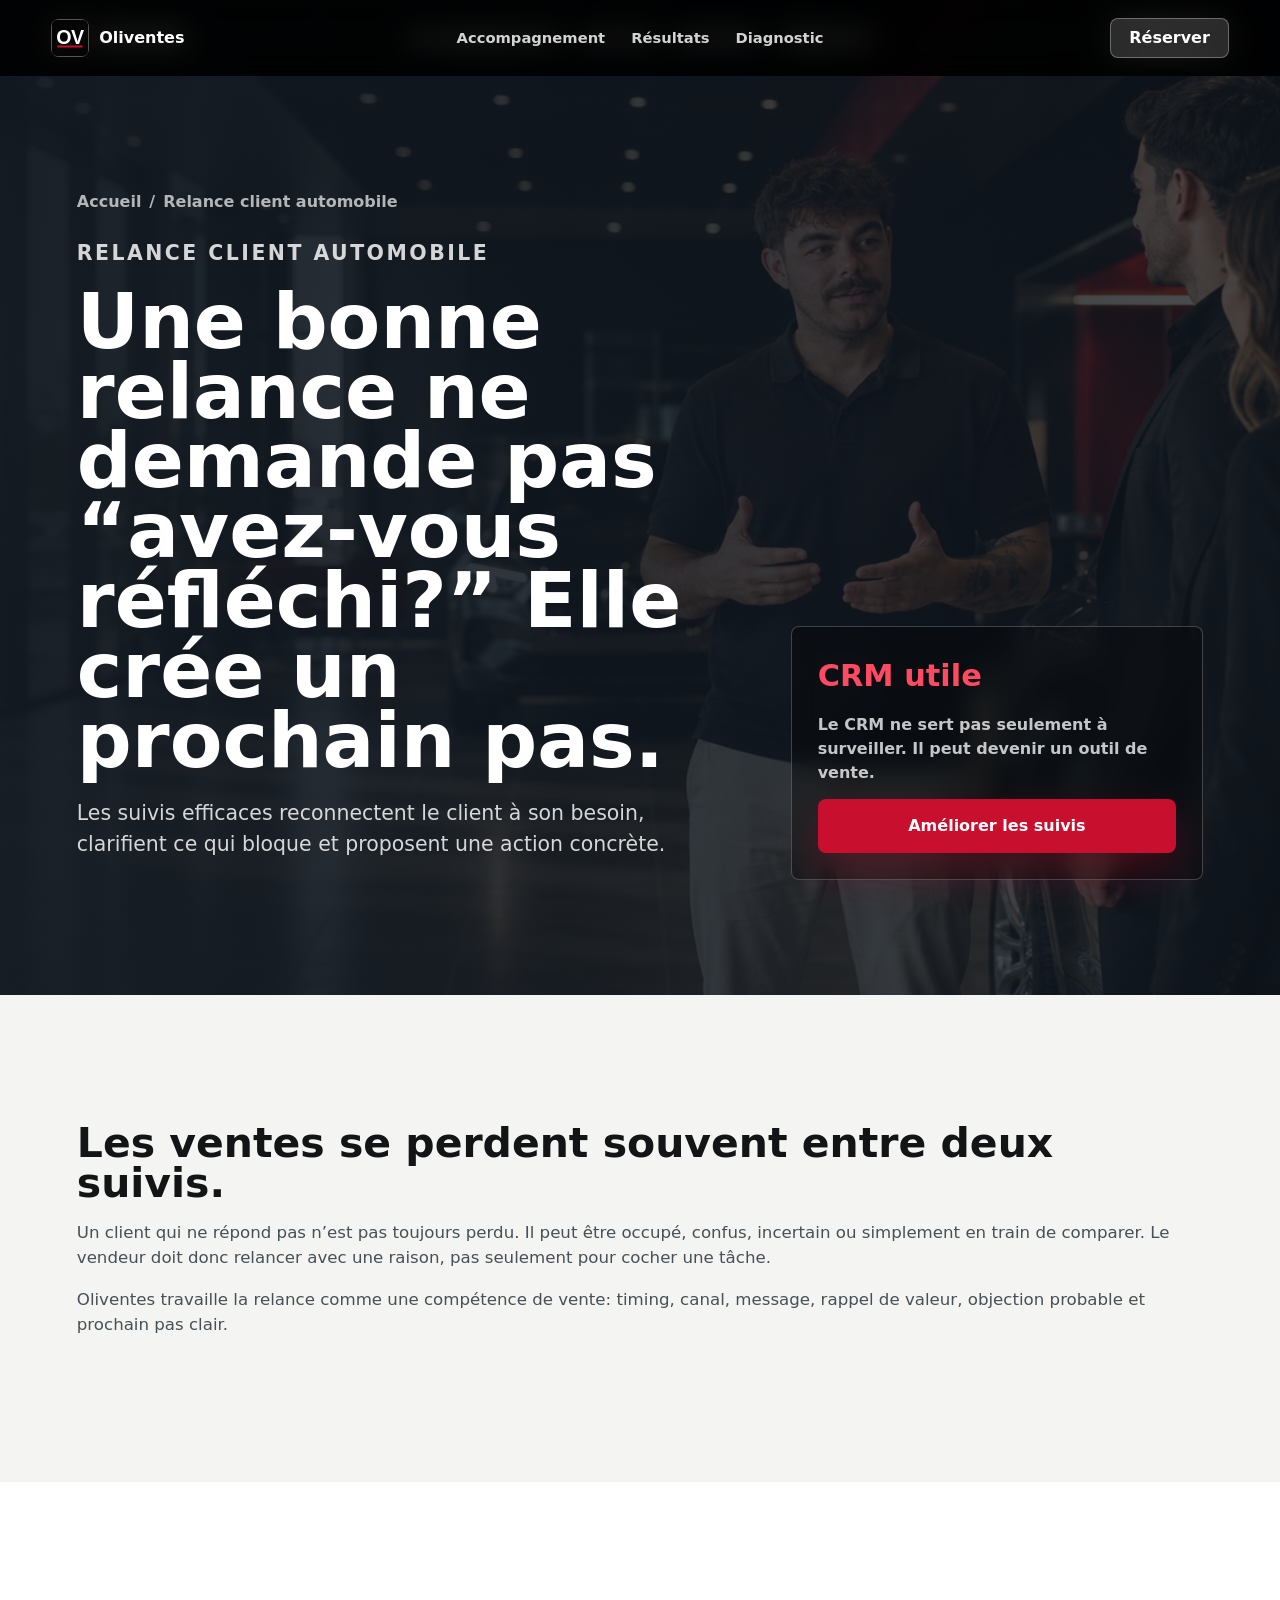
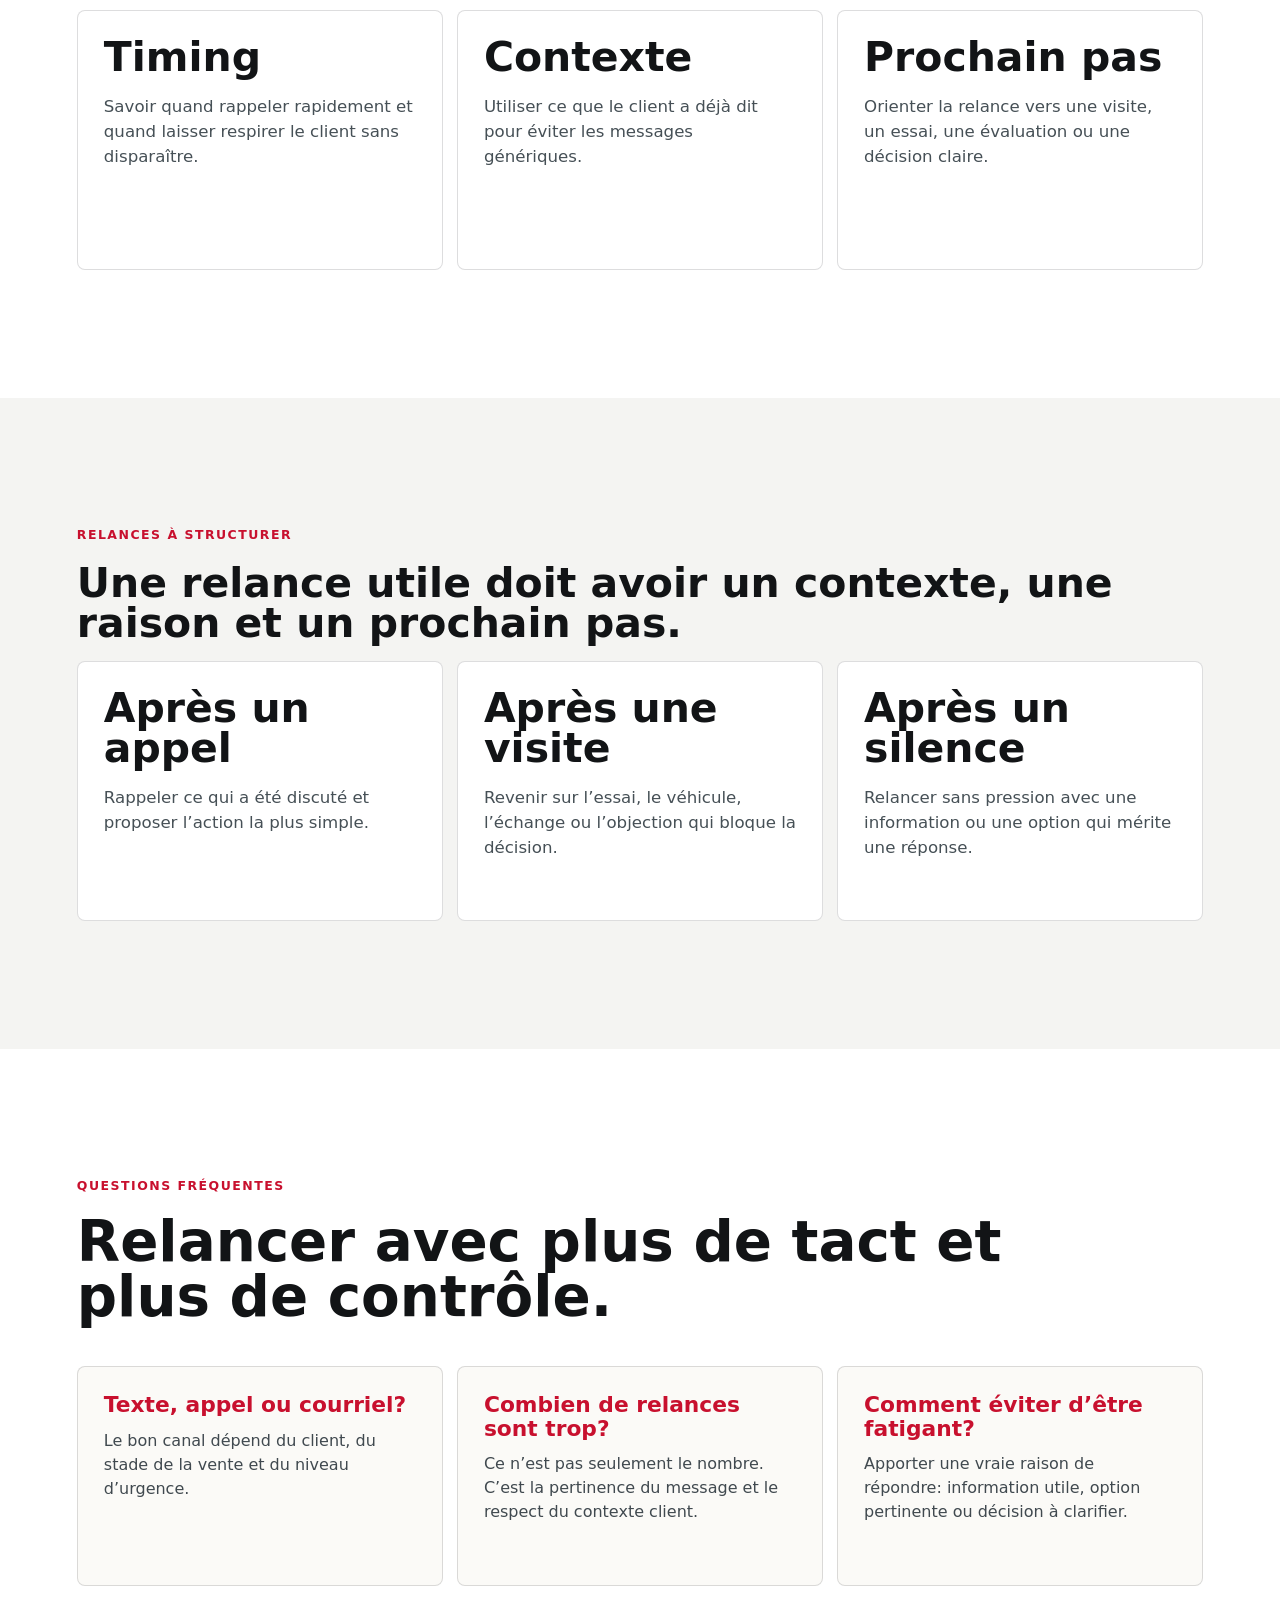
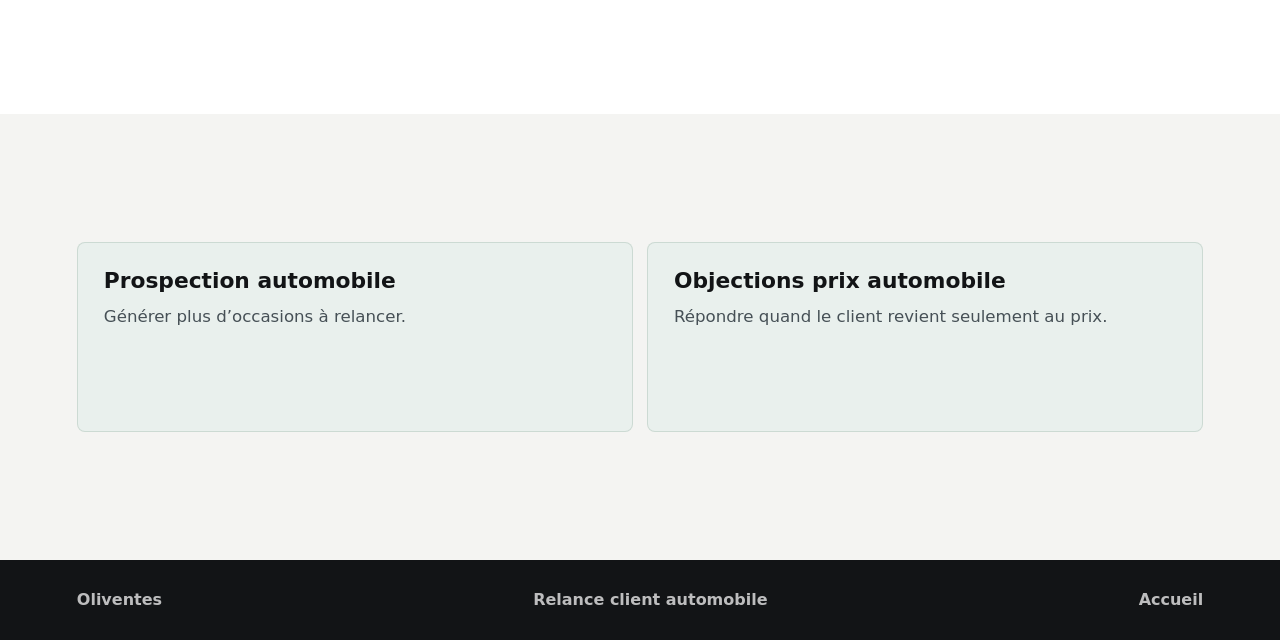
<file: relance-client-automobile.html>
<!doctype html>
<html lang="fr">
  <head>
    <meta charset="utf-8">
    <meta name="viewport" content="width=device-width, initial-scale=1">
    <title>Relance client automobile | Oliventes</title>
    <meta name="description" content="Améliorer la relance client automobile: suivis CRM, leads web, appels, textos, courriels, rendez-vous et prochaines étapes en concession.">
    <meta name="robots" content="index, follow">
    <meta name="theme-color" content="#111820">
    <link rel="canonical" href="https://oliventes.com/relance-client-automobile.html">
    <meta property="og:site_name" content="Oliventes">
    <meta property="og:locale" content="fr_CA">
    <meta property="og:title" content="Relance client automobile | Oliventes">
    <meta property="og:description" content="Des suivis plus naturels pour ramener les clients vers le bon prochain pas.">
    <meta property="og:url" content="https://oliventes.com/relance-client-automobile.html">
    <meta property="og:type" content="article">
    <meta property="og:image" content="https://oliventes.com/assets/hero-showroom.png">
    <meta property="og:image:width" content="1774">
    <meta property="og:image:height" content="887">
    <meta property="og:image:alt" content="Coaching de vente automobile en concession avec Oliventes">
    <meta name="twitter:card" content="summary_large_image">
    <meta name="twitter:title" content="Relance client automobile | Oliventes">
    <meta name="twitter:description" content="Améliorer la relance client automobile: suivis CRM, leads web, appels, textos, courriels, rendez-vous et prochaines étapes en concession.">
    <meta name="twitter:image" content="https://oliventes.com/assets/hero-showroom.png">
    <link rel="stylesheet" href="styles.css">
    <script type="application/ld+json">
{
      "@context": "https://schema.org",
      "@graph": [
            {
                  "@type": "BreadcrumbList",
                  "@id": "https://oliventes.com/relance-client-automobile.html#breadcrumb",
                  "itemListElement": [
                        {
                              "@type": "ListItem",
                              "position": 1,
                              "name": "Accueil",
                              "item": "https://oliventes.com/"
                        },
                        {
                              "@type": "ListItem",
                              "position": 2,
                              "name": "Relance client automobile",
                              "item": "https://oliventes.com/relance-client-automobile.html"
                        }
                  ]
            },
            {
                  "@type": "Service",
                  "@id": "https://oliventes.com/relance-client-automobile.html#service",
                  "name": "Coaching relance client automobile",
                  "serviceType": "Coaching relance client automobile",
                  "provider": {
                        "@id": "https://oliventes.com/#organization"
                  },
                  "areaServed": [
                        "Québec",
                        "Montréal",
                        "Laval",
                        "Rive-Sud",
                        "Ville de Québec"
                  ],
                  "description": "Coaching pour structurer les relances CRM, appels, textos et courriels afin de ramener le client vers le bon prochain pas."
            },
            {
                  "@type": "FAQPage",
                  "@id": "https://oliventes.com/relance-client-automobile.html#faq",
                  "mainEntity": [
                        {
                              "@type": "Question",
                              "name": "Texte, appel ou courriel?",
                              "acceptedAnswer": {
                                    "@type": "Answer",
                                    "text": "Le bon canal dépend du client, du stade de la vente et du niveau d’urgence."
                              }
                        },
                        {
                              "@type": "Question",
                              "name": "Combien de relances sont trop?",
                              "acceptedAnswer": {
                                    "@type": "Answer",
                                    "text": "Ce n’est pas seulement le nombre. C’est la pertinence du message et le respect du contexte client."
                              }
                        },
                        {
                              "@type": "Question",
                              "name": "Comment éviter d’être fatigant?",
                              "acceptedAnswer": {
                                    "@type": "Answer",
                                    "text": "Apporter une vraie raison de répondre: information utile, option pertinente ou décision à clarifier."
                              }
                        }
                  ]
            }
      ]
}
    </script>
  </head>
  <body class="seo-page">
    <header class="site-header" aria-label="Navigation principale"><a class="brand" href="index.html" aria-label="Oliventes"><span class="brand-mark brand-mark-ov" aria-hidden="true"><svg viewBox="0 0 128 128" focusable="false"><rect width="128" height="128" rx="18"></rect><text x="64" y="85" text-anchor="middle">OV</text><path d="M22 94h84"></path></svg></span><span>Oliventes</span></a><nav class="nav-links" aria-label="Sections"><a href="index.html#methode">Accompagnement</a><a href="services-coaching-vente-automobile.html">Services</a><a href="index.html#resultats">Résultats</a><a href="index.html#diagnostic">Diagnostic</a></nav><div class="header-actions"><a class="header-cta" href="index.html#diagnostic">Réserver</a></div></header>
    <!-- Meta Pixel Code -->
    <script>
      !function(f,b,e,v,n,t,s)
      {if(f.fbq)return;n=f.fbq=function(){n.callMethod?
      n.callMethod.apply(n,arguments):n.queue.push(arguments)};
      if(!f._fbq)f._fbq=n;n.push=n;n.loaded=!0;n.version='2.0';
      n.queue=[];t=b.createElement(e);t.async=!0;
      t.src=v;s=b.getElementsByTagName(e)[0];
      s.parentNode.insertBefore(t,s)}(window, document,'script',
      'https://connect.facebook.net/en_US/fbevents.js');
      fbq('init', '2800323247006526');
      fbq('track', 'PageView');
    </script>
    <!-- End Meta Pixel Code -->
  </head>
  <body class="seo-page">
    <noscript><img height="1" width="1" style="display:none" src="https://www.facebook.com/tr?id=2800323247006526&ev=PageView&noscript=1" alt=""></noscript>
    <header class="site-header" aria-label="Navigation principale"><a class="brand" href="index.html" aria-label="Oliventes"><span class="brand-mark brand-mark-ov" aria-hidden="true"><svg viewBox="0 0 128 128" focusable="false"><rect width="128" height="128" rx="18"></rect><text x="64" y="85" text-anchor="middle">OV</text><path d="M22 94h84"></path></svg></span><span>Oliventes</span></a><nav class="nav-links" aria-label="Sections"><a href="index.html#methode">Accompagnement</a><a href="index.html#resultats">Résultats</a><a href="index.html#diagnostic">Diagnostic</a></nav><div class="header-actions"><a class="header-cta" href="index.html#diagnostic">Réserver</a></div></header>
    <main>
      <section class="seo-hero"><div><div class="breadcrumb"><a href="index.html">Accueil</a><span>/</span><span>Relance client automobile</span></div><p class="eyebrow">Relance client automobile</p><h1>Une bonne relance ne demande pas “avez-vous réfléchi?” Elle crée un prochain pas.</h1><p>Les suivis efficaces reconnectent le client à son besoin, clarifient ce qui bloque et proposent une action concrète.</p></div><aside class="seo-hero-panel"><strong>CRM utile</strong><span>Le CRM ne sert pas seulement à surveiller. Il peut devenir un outil de vente.</span><a class="btn primary" href="index.html#diagnostic">Améliorer les suivis</a></aside></section>
      <section class="section"><div class="seo-copy"><h2>Les ventes se perdent souvent entre deux suivis.</h2><p>Un client qui ne répond pas n’est pas toujours perdu. Il peut être occupé, confus, incertain ou simplement en train de comparer. Le vendeur doit donc relancer avec une raison, pas seulement pour cocher une tâche.</p><p>Oliventes travaille la relance comme une compétence de vente: timing, canal, message, rappel de valeur, objection probable et prochain pas clair.</p></div></section>
      <section class="section resultats"><div class="seo-card-grid"><article class="seo-card"><h2>Timing</h2><p>Savoir quand rappeler rapidement et quand laisser respirer le client sans disparaître.</p></article><article class="seo-card"><h2>Contexte</h2><p>Utiliser ce que le client a déjà dit pour éviter les messages génériques.</p></article><article class="seo-card"><h2>Prochain pas</h2><p>Orienter la relance vers une visite, un essai, une évaluation ou une décision claire.</p></article></div></section>
      <section class="section">
        <div class="section-kicker">Relances à structurer</div>
        <h2 class="section-title-small">Une relance utile doit avoir un contexte, une raison et un prochain pas.</h2>
        <div class="seo-card-grid"><article class="seo-card"><h2>Après un appel</h2><p>Rappeler ce qui a été discuté et proposer l’action la plus simple.</p></article><article class="seo-card"><h2>Après une visite</h2><p>Revenir sur l’essai, le véhicule, l’échange ou l’objection qui bloque la décision.</p></article><article class="seo-card"><h2>Après un silence</h2><p>Relancer sans pression avec une information ou une option qui mérite une réponse.</p></article></div>
      </section>
      <section class="section faq-section"><div class="section-kicker">Questions fréquentes</div><h2>Relancer avec plus de tact et plus de contrôle.</h2><div class="faq-list"><article><h3>Texte, appel ou courriel?</h3><p>Le bon canal dépend du client, du stade de la vente et du niveau d’urgence.</p></article><article><h3>Combien de relances sont trop?</h3><p>Ce n’est pas seulement le nombre. C’est la pertinence du message et le respect du contexte client.</p></article><article><h3>Comment éviter d’être fatigant?</h3><p>Apporter une vraie raison de répondre: information utile, option pertinente ou décision à clarifier.</p></article></div></section>
      <section class="section"><div class="seo-link-grid"><a class="seo-link-card" href="prospection-automobile.html"><h3>Prospection automobile</h3><p>Générer plus d’occasions à relancer.</p></a><a class="seo-link-card" href="objections-prix-automobile.html"><h3>Objections prix automobile</h3><p>Répondre quand le client revient seulement au prix.</p></a></div></section>
    </main>
    <footer class="site-footer"><span>Oliventes</span><span>Relance client automobile</span><a href="index.html#top">Accueil</a></footer>
  </body>
</html>
</file>
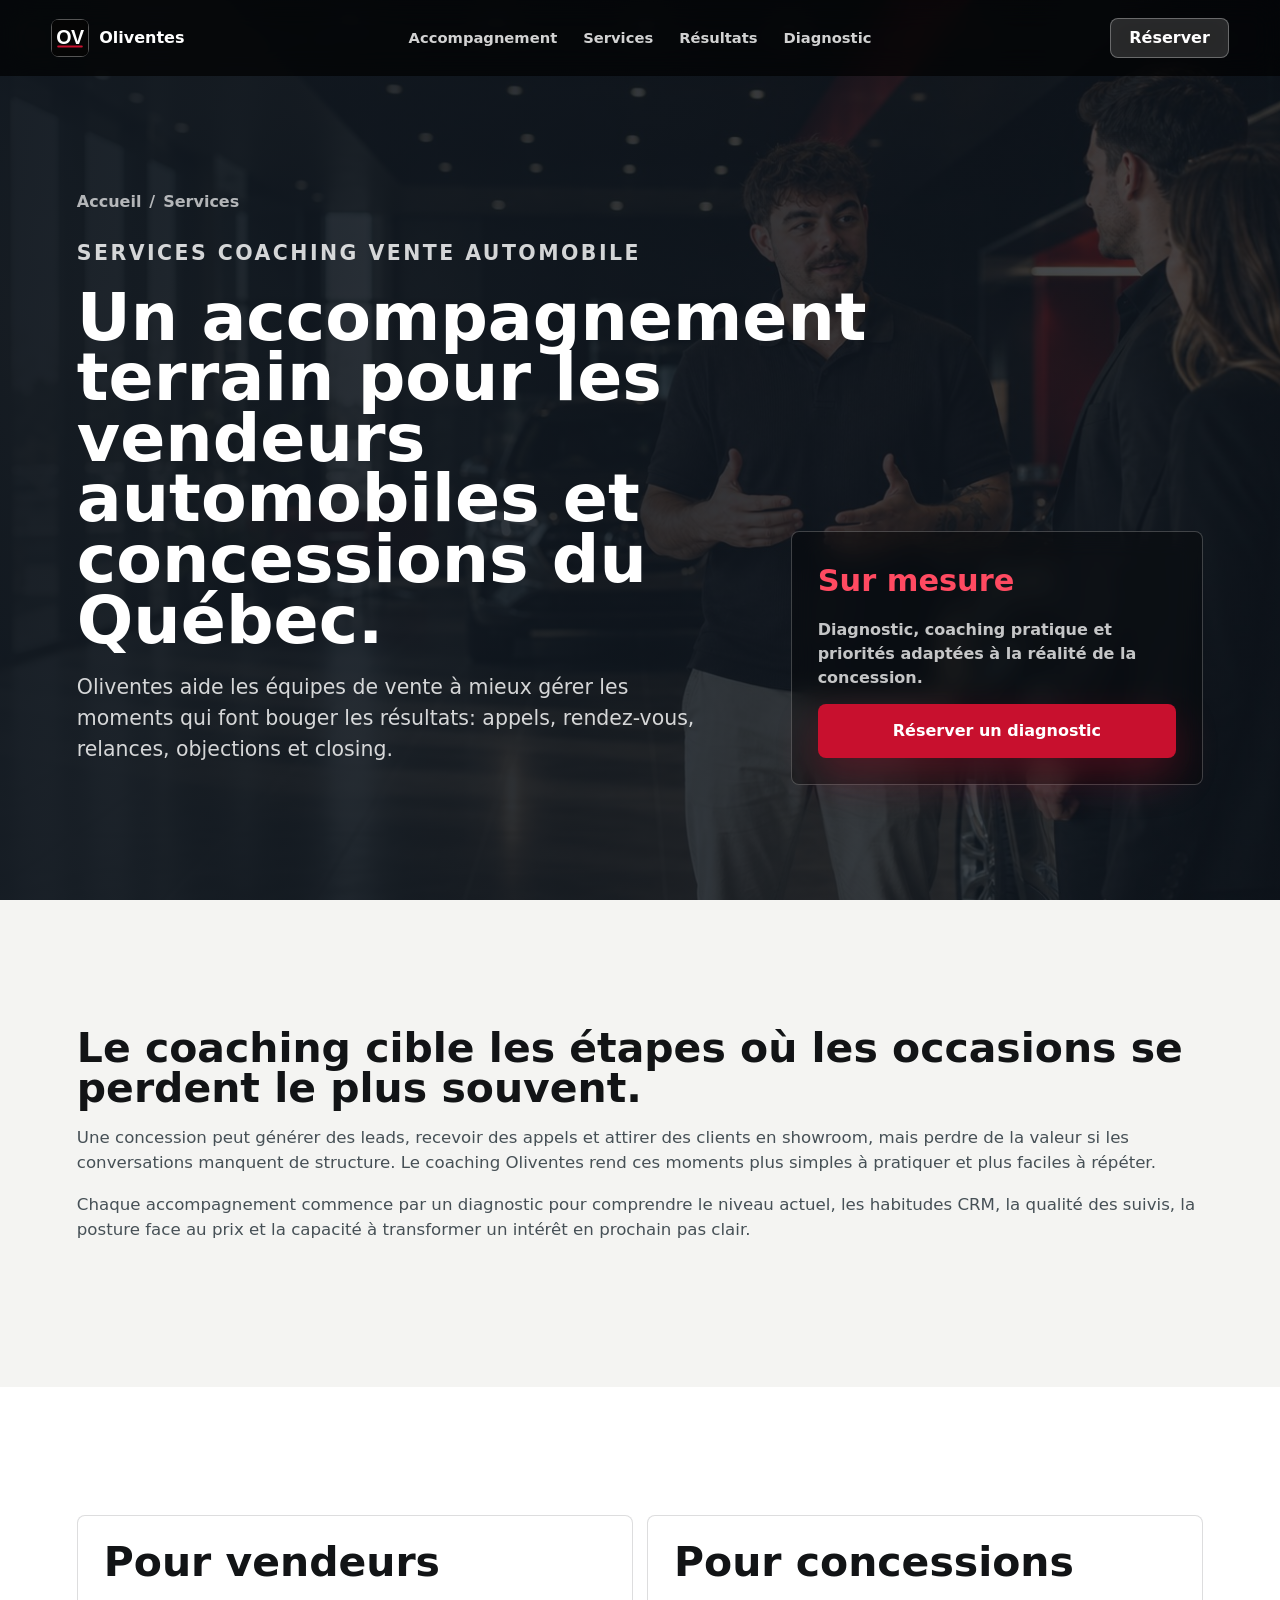
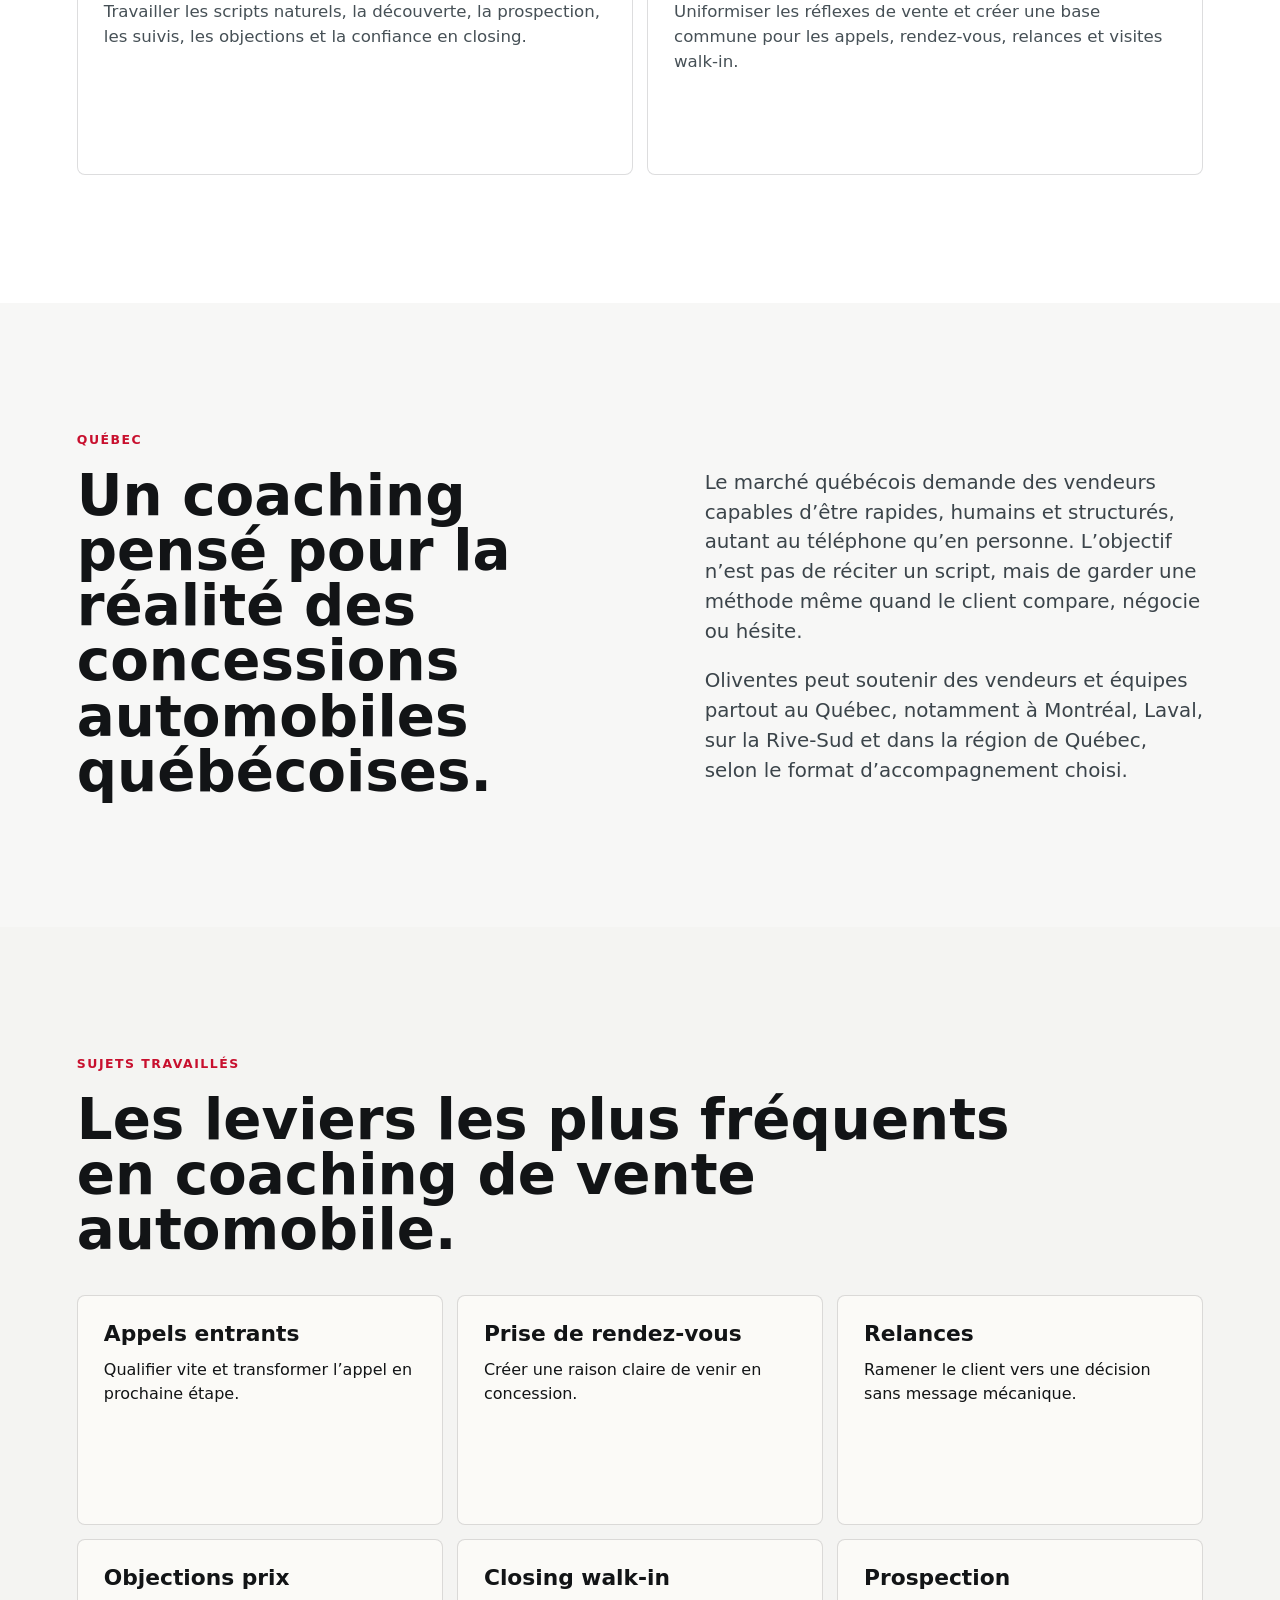
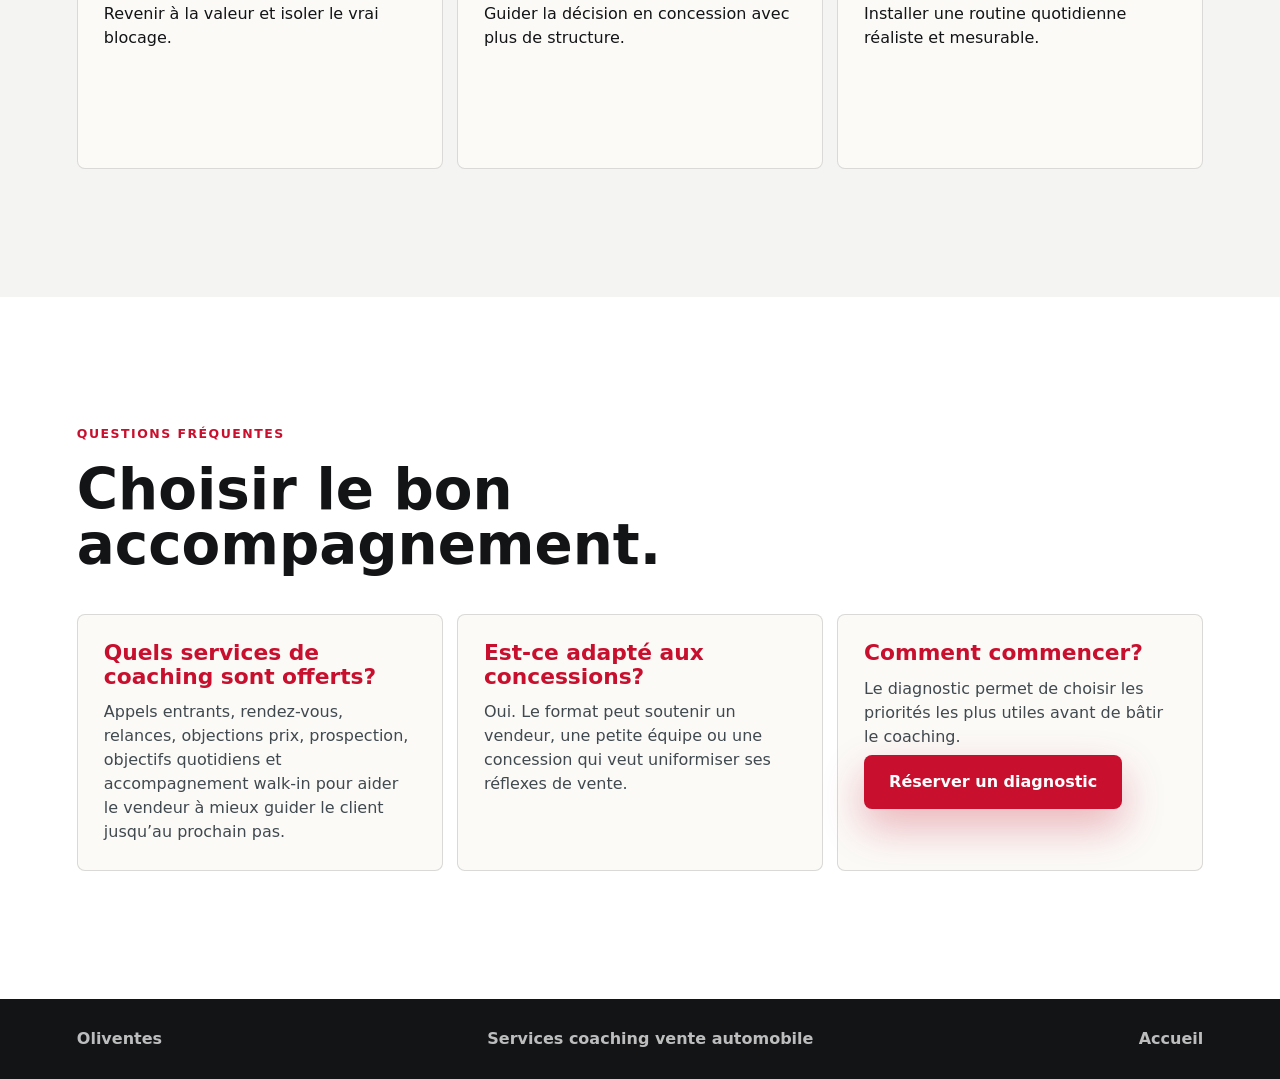
<file: services-coaching-vente-automobile.html>
<!doctype html>
<html lang="fr">
  <head>
    <meta charset="utf-8">
    <meta name="viewport" content="width=device-width, initial-scale=1">
    <title>Services de coaching vente automobile au Québec | Oliventes</title>
    <meta name="description" content="Services de coaching en vente automobile au Québec pour vendeurs et concessions: appels, rendez-vous, relances, objections et closing walk-in.">
    <meta name="robots" content="index, follow">
    <meta name="theme-color" content="#111820">
    <link rel="canonical" href="https://oliventes.com/services-coaching-vente-automobile.html">
    <meta property="og:site_name" content="Oliventes">
    <meta property="og:locale" content="fr_CA">
    <meta property="og:title" content="Services de coaching vente automobile au Québec | Oliventes">
    <meta property="og:description" content="Un accompagnement terrain pour structurer les appels, rendez-vous, relances, objections et closing en concession.">
    <meta property="og:url" content="https://oliventes.com/services-coaching-vente-automobile.html">
    <meta property="og:type" content="article">
    <meta property="og:image" content="https://oliventes.com/assets/hero-showroom.png">
    <meta property="og:image:width" content="1774">
    <meta property="og:image:height" content="887">
    <meta property="og:image:alt" content="Coaching de vente automobile en concession avec Oliventes">
    <meta name="twitter:card" content="summary_large_image">
    <meta name="twitter:title" content="Services de coaching vente automobile au Québec | Oliventes">
    <meta name="twitter:description" content="Coaching terrain pour vendeurs automobiles, équipes de vente et concessions au Québec.">
    <meta name="twitter:image" content="https://oliventes.com/assets/hero-showroom.png">
    <link rel="stylesheet" href="styles.css">
    <script type="application/ld+json">
      {
        "@context": "https://schema.org",
        "@graph": [
          {
            "@type": "BreadcrumbList",
            "@id": "https://oliventes.com/services-coaching-vente-automobile.html#breadcrumb",
            "itemListElement": [
              {
                "@type": "ListItem",
                "position": 1,
                "name": "Accueil",
                "item": "https://oliventes.com/"
              },
              {
                "@type": "ListItem",
                "position": 2,
                "name": "Services de coaching vente automobile",
                "item": "https://oliventes.com/services-coaching-vente-automobile.html"
              }
            ]
          },
          {
            "@type": "Service",
            "@id": "https://oliventes.com/services-coaching-vente-automobile.html#service",
            "name": "Services de coaching vente automobile",
            "serviceType": "Coaching et formation en vente automobile",
            "provider": {
              "@id": "https://oliventes.com/#organization"
            },
            "areaServed": [
              "Québec",
              "Montréal",
              "Laval",
              "Rive-Sud",
              "Ville de Québec"
            ],
            "audience": {
              "@type": "Audience",
              "audienceType": "Vendeurs automobiles et concessions"
            },
            "description": "Coaching terrain pour améliorer les appels entrants, la prise de rendez-vous, les relances client, les objections prix et le closing walk-in."
          },
          {
            "@type": "FAQPage",
            "@id": "https://oliventes.com/services-coaching-vente-automobile.html#faq",
            "mainEntity": [
              {
                "@type": "Question",
                "name": "Quels services de coaching vente automobile sont offerts?",
                "acceptedAnswer": {
                  "@type": "Answer",
                  "text": "Oliventes travaille les appels entrants, les rendez-vous, les relances, les objections prix, la prospection, les objectifs quotidiens et l’accompagnement walk-in pour aider le vendeur à mieux guider le client jusqu’au prochain pas."
                }
              },
              {
                "@type": "Question",
                "name": "Le coaching est-il adapté aux concessions au Québec?",
                "acceptedAnswer": {
                  "@type": "Answer",
                  "text": "Oui. Le coaching est conçu pour les vendeurs automobiles et les concessions qui veulent renforcer leurs réflexes terrain au Québec."
                }
              },
              {
                "@type": "Question",
                "name": "Est-ce possible de commencer par un diagnostic?",
                "acceptedAnswer": {
                  "@type": "Answer",
                  "text": "Oui. Le diagnostic sert à identifier les blocages prioritaires: leads, appels, rendez-vous, relances, objections, closing ou constance quotidienne."
                }
              }
            ]
          }
        ]
      }
    </script>
    <!-- Meta Pixel Code -->
    <script>
      !function(f,b,e,v,n,t,s)
      {if(f.fbq)return;n=f.fbq=function(){n.callMethod?
      n.callMethod.apply(n,arguments):n.queue.push(arguments)};
      if(!f._fbq)f._fbq=n;n.push=n;n.loaded=!0;n.version='2.0';
      n.queue=[];t=b.createElement(e);t.async=!0;
      t.src=v;s=b.getElementsByTagName(e)[0];
      s.parentNode.insertBefore(t,s)}(window, document,'script',
      'https://connect.facebook.net/en_US/fbevents.js');
      fbq('init', '2800323247006526');
      fbq('track', 'PageView');
    </script>
    <!-- End Meta Pixel Code -->
  </head>
  <body class="seo-page service-page">
    <noscript><img height="1" width="1" style="display:none" src="https://www.facebook.com/tr?id=2800323247006526&ev=PageView&noscript=1" alt=""></noscript>
    <header class="site-header" aria-label="Navigation principale">
      <a class="brand" href="index.html" aria-label="Oliventes"><span class="brand-mark brand-mark-ov" aria-hidden="true"><svg viewBox="0 0 128 128" focusable="false"><rect width="128" height="128" rx="18"></rect><text x="64" y="85" text-anchor="middle">OV</text><path d="M22 94h84"></path></svg></span><span>Oliventes</span></a>
      <nav class="nav-links" aria-label="Sections"><a href="index.html#methode">Accompagnement</a><a href="services-coaching-vente-automobile.html">Services</a><a href="index.html#resultats">Résultats</a><a href="index.html#diagnostic">Diagnostic</a></nav>
      <div class="header-actions" aria-label="Actions rapides"><a class="header-cta" href="index.html#diagnostic">Réserver</a></div>
    </header>
    <main>
      <section class="seo-hero">
        <div>
          <div class="breadcrumb"><a href="index.html">Accueil</a><span>/</span><span>Services</span></div>
          <p class="eyebrow">Services coaching vente automobile</p>
          <h1><span class="no-break">Un accompagnement</span> terrain pour les vendeurs automobiles et concessions du Québec.</h1>
          <p>Oliventes aide les équipes de vente à mieux gérer les moments qui font bouger les résultats: appels, rendez-vous, relances, objections et closing.</p>
        </div>
        <aside class="seo-hero-panel" aria-label="Résumé">
          <strong>Sur mesure</strong>
          <span>Diagnostic, coaching pratique et priorités adaptées à la réalité de la concession.</span>
          <a class="btn primary" href="index.html#diagnostic">Réserver un diagnostic</a>
        </aside>
      </section>

      <section class="section">
        <div class="seo-copy">
          <h2>Le coaching cible les étapes où les occasions se perdent le plus souvent.</h2>
          <p>Une concession peut générer des leads, recevoir des appels et attirer des clients en showroom, mais perdre de la valeur si les conversations manquent de structure. Le coaching Oliventes rend ces moments plus simples à pratiquer et plus faciles à répéter.</p>
          <p>Chaque accompagnement commence par un diagnostic pour comprendre le niveau actuel, les habitudes CRM, la qualité des suivis, la posture face au prix et la capacité à transformer un intérêt en prochain pas clair.</p>
        </div>
      </section>

      <section class="section resultats">
        <div class="seo-card-grid service-audience-grid">
          <article class="seo-card"><h2>Pour vendeurs</h2><p>Travailler les scripts naturels, la découverte, la prospection, les suivis, les objections et la confiance en closing.</p></article>
          <article class="seo-card"><h2>Pour concessions</h2><p>Uniformiser les réflexes de vente et créer une base commune pour les appels, rendez-vous, relances et visites walk-in.</p></article>
        </div>
      </section>

      <section class="section local-section">
        <div class="section-kicker">Québec</div>
        <div class="split">
          <h2>Un coaching pensé pour la réalité des concessions automobiles québécoises.</h2>
          <div class="copy-stack">
            <p>Le marché québécois demande des vendeurs capables d’être rapides, humains et structurés, autant au téléphone qu’en personne. L’objectif n’est pas de réciter un script, mais de garder une méthode même quand le client compare, négocie ou hésite.</p>
            <p>Oliventes peut soutenir des vendeurs et équipes partout au Québec, notamment à Montréal, Laval, sur la Rive-Sud et dans la région de Québec, selon le format d’accompagnement choisi.</p>
          </div>
        </div>
      </section>

      <section class="section">
        <div class="resource-header">
          <div class="section-kicker">Sujets travaillés</div>
          <h2>Les leviers les plus fréquents en coaching de vente automobile.</h2>
        </div>
        <div class="resource-grid">
          <a class="resource-card" href="appels-entrants-automobile.html"><h3>Appels entrants</h3><p>Qualifier vite et transformer l’appel en prochaine étape.</p></a>
          <a class="resource-card" href="prise-rendez-vous-automobile.html"><h3>Prise de rendez-vous</h3><p>Créer une raison claire de venir en concession.</p></a>
          <a class="resource-card" href="relance-client-automobile.html"><h3>Relances</h3><p>Ramener le client vers une décision sans message mécanique.</p></a>
          <a class="resource-card" href="objections-prix-automobile.html"><h3>Objections prix</h3><p>Revenir à la valeur et isoler le vrai blocage.</p></a>
          <a class="resource-card" href="closing-showroom-automobile.html"><h3>Closing walk-in</h3><p>Guider la décision en concession avec plus de structure.</p></a>
          <a class="resource-card" href="prospection-automobile.html"><h3>Prospection</h3><p>Installer une routine quotidienne réaliste et mesurable.</p></a>
        </div>
      </section>

      <section class="section faq-section">
        <div class="section-kicker">Questions fréquentes</div>
        <h2>Choisir le bon accompagnement.</h2>
        <div class="faq-list">
          <article><h3>Quels services de coaching sont offerts?</h3><p>Appels entrants, rendez-vous, relances, objections prix, prospection, objectifs quotidiens et accompagnement walk-in pour aider le vendeur à mieux guider le client jusqu’au prochain pas.</p></article>
          <article><h3>Est-ce adapté aux concessions?</h3><p>Oui. Le format peut soutenir un vendeur, une petite équipe ou une concession qui veut uniformiser ses réflexes de vente.</p></article>
          <article><h3>Comment commencer?</h3><p>Le diagnostic permet de choisir les priorités les plus utiles avant de bâtir le coaching.</p><a class="btn primary faq-cta" href="index.html#diagnostic">Réserver un diagnostic</a></article>
        </div>
      </section>
    </main>
    <footer class="site-footer"><span>Oliventes</span><span>Services coaching vente automobile</span><a href="index.html#top">Accueil</a></footer>
  </body>
</html>
</file>
<file: styles.css>
:root {
  --ink: #121416;
  --muted: #667077;
  --paper: #f4f4f2;
  --white: #ffffff;
  --line: rgba(18, 20, 22, 0.14);
  --red: #c8102e;
  --red-dark: #970018;
  --blue: #1f6f8b;
  --green: #47745e;
  --dark: #111820;
  --dark-soft: #1d2730;
  --shadow: 0 22px 70px rgba(18, 20, 22, 0.18);
}

* {
  box-sizing: border-box;
}

html {
  scroll-behavior: smooth;
}

section[id] {
  scroll-margin-top: 82px;
}

body {
  margin: 0;
  color: var(--ink);
  background: var(--paper);
  font-family: Inter, ui-sans-serif, system-ui, -apple-system, BlinkMacSystemFont, "Segoe UI", sans-serif;
  line-height: 1.5;
}

a {
  color: inherit;
  text-decoration: none;
}

.site-header {
  position: fixed;
  z-index: 20;
  top: 0;
  left: 0;
  right: 0;
  display: grid;
  grid-template-columns: 1fr auto 1fr;
  align-items: center;
  gap: 24px;
  padding: 18px clamp(18px, 4vw, 56px);
  color: var(--white);
  background: rgba(0, 0, 0, 0.68);
  backdrop-filter: blur(14px);
}

.brand,
.nav-links,
.header-cta {
  display: flex;
  align-items: center;
}

.brand {
  min-width: 0;
  gap: 10px;
  font-weight: 800;
  letter-spacing: 0;
}

.brand-mark {
  display: inline-grid;
  width: 38px;
  height: 38px;
  place-items: center;
  border: 1px solid rgba(255, 255, 255, 0.38);
  border-radius: 8px;
  background: rgba(200, 16, 46, 0.94);
  font-size: 0.82rem;
}

.brand-mark-ov {
  border-color: rgba(255, 255, 255, 0.32);
  background: #050505;
}

.brand-mark-ov svg {
  width: 100%;
  height: 100%;
  display: block;
}

.brand-mark-ov rect {
  fill: #050505;
}

.brand-mark-ov text {
  fill: #fff;
  font-family: Impact, Haettenschweiler, "Arial Narrow Bold", sans-serif;
  font-size: 70px;
  font-weight: 900;
  letter-spacing: -2px;
}

.brand-mark-ov path {
  fill: none;
  stroke: var(--red);
  stroke-width: 7;
  stroke-linecap: round;
}

.nav-links {
  gap: 26px;
  font-size: 0.92rem;
  font-weight: 650;
  color: rgba(255, 255, 255, 0.82);
}

.nav-links a:hover {
  color: var(--white);
}

.header-actions {
  justify-self: end;
  display: flex;
  align-items: center;
  gap: 10px;
}

.lang-switch,
.header-cta {
  justify-self: end;
  min-height: 40px;
  padding: 0 18px;
  border-radius: 8px;
  color: var(--white);
  background: rgba(255, 255, 255, 0.15);
  border: 1px solid rgba(255, 255, 255, 0.3);
  font-weight: 800;
  backdrop-filter: blur(10px);
}

.lang-switch {
  padding: 0 12px;
  color: rgba(255, 255, 255, 0.82);
  background: rgba(17, 24, 32, 0.28);
}

.lang-switch:hover,
.header-cta:hover {
  color: var(--white);
  background: rgba(255, 255, 255, 0.22);
}

.hero {
  position: relative;
  min-height: 94vh;
  overflow: hidden;
  color: var(--white);
  isolation: isolate;
}

.hero picture {
  display: contents;
}

.hero-image {
  position: absolute;
  inset: 0;
  z-index: -3;
  width: 100%;
  height: 100%;
  object-fit: cover;
  object-position: center;
  filter: saturate(1.05) contrast(1.04);
}

.hero-shade {
  position: absolute;
  inset: 0;
  z-index: -2;
  background:
    linear-gradient(90deg, rgba(0, 0, 0, 0.82) 0%, rgba(0, 0, 0, 0.62) 36%, rgba(0, 0, 0, 0.1) 72%),
    linear-gradient(180deg, rgba(0, 0, 0, 0.24), rgba(0, 0, 0, 0.54));
}

.hero-content {
  width: min(760px, calc(100% - 36px));
  padding: 22vh 0 72px clamp(18px, 7vw, 96px);
}

.eyebrow,
.section-kicker {
  margin: 0 0 18px;
  color: var(--red);
  font-size: 0.78rem;
  font-weight: 900;
  letter-spacing: 0.12em;
  text-transform: uppercase;
}

.hero .eyebrow {
  color: #ff3b54;
}

h1,
h2,
h3,
p {
  margin-top: 0;
}

h1 {
  max-width: 760px;
  margin-bottom: 22px;
  font-size: clamp(3rem, 7.2vw, 6.9rem);
  line-height: 0.91;
  letter-spacing: 0;
}

h2 {
  margin-bottom: 0;
  font-size: clamp(2.1rem, 4.4vw, 4.7rem);
  line-height: 0.98;
  letter-spacing: 0;
}

h3 {
  margin-bottom: 12px;
  font-size: clamp(1.18rem, 1.7vw, 1.55rem);
  line-height: 1.08;
}

.hero-copy {
  max-width: 590px;
  margin-bottom: 32px;
  color: rgba(255, 255, 255, 0.82);
  font-size: clamp(1.03rem, 1.5vw, 1.28rem);
}

.hero-actions {
  display: flex;
  flex-wrap: wrap;
  gap: 12px;
  margin-bottom: 50px;
}

.btn {
  display: inline-flex;
  min-height: 54px;
  align-items: center;
  justify-content: center;
  border-radius: 8px;
  padding: 0 24px;
  border: 1px solid transparent;
  font-weight: 900;
}

.btn.primary {
  color: var(--white);
  background: var(--red);
  box-shadow: 0 18px 42px rgba(200, 16, 46, 0.3);
}

.btn.primary:hover {
  background: var(--red-dark);
}

.btn.secondary {
  color: var(--white);
  border-color: rgba(255, 255, 255, 0.36);
  background: rgba(255, 255, 255, 0.08);
  backdrop-filter: blur(10px);
}

.hero-stats {
  display: grid;
  width: min(650px, 100%);
  grid-template-columns: repeat(3, 1fr);
  gap: 1px;
  margin: 0;
  overflow: hidden;
  border-radius: 8px;
  background: rgba(255, 255, 255, 0.2);
  box-shadow: var(--shadow);
}

.hero-stats div {
  padding: 18px;
  background: rgba(16, 20, 24, 0.72);
  backdrop-filter: blur(12px);
}

.hero-stats dt {
  font-size: clamp(1.4rem, 2.4vw, 2rem);
  font-weight: 950;
}

.hero-stats dd {
  margin: 2px 0 0;
  color: rgba(255, 255, 255, 0.68);
  font-size: 0.9rem;
}

.proof-strip {
  display: grid;
  grid-template-columns: repeat(5, 1fr);
  gap: 1px;
  background: var(--ink);
  color: var(--white);
}

.proof-strip a,
.proof-strip span {
  min-height: 74px;
  display: grid;
  place-items: center;
  padding: 16px;
  background: var(--dark-soft);
  color: rgba(255, 255, 255, 0.74);
  font-weight: 850;
  text-align: center;
}

.proof-strip a:hover,
.proof-strip a:focus-visible {
  color: var(--white);
  background: var(--red);
}

.coach-section {
  display: grid;
  grid-template-columns: minmax(0, 1fr) minmax(380px, 0.88fr);
  min-height: 760px;
  color: var(--white);
  background: #000;
}

.coach-copy {
  display: flex;
  flex-direction: column;
  justify-content: space-between;
  gap: clamp(56px, 8vw, 120px);
  padding: clamp(72px, 9vw, 140px) clamp(22px, 7vw, 108px);
}

.coach-copy h2 {
  max-width: 820px;
  font-size: clamp(3rem, 6.2vw, 6rem);
  font-weight: 360;
  line-height: 1.05;
}

.coach-copy p {
  max-width: 620px;
  margin-bottom: 34px;
  color: rgba(255, 255, 255, 0.88);
  font-size: clamp(1.35rem, 2vw, 2.05rem);
  line-height: 1.35;
}

.coach-copy p:last-child {
  margin-bottom: 0;
}

.coach-section > picture,
.coach-photo {
  width: 100%;
  height: 100%;
  min-height: 760px;
}

.coach-section > picture {
  display: block;
}

.coach-photo {
  display: block;
  object-fit: cover;
  object-position: center top;
}

.section {
  padding: clamp(72px, 10vw, 132px) clamp(18px, 6vw, 92px);
}

.split,
.result-layout,
.cta-section {
  display: grid;
  grid-template-columns: minmax(0, 1.05fr) minmax(320px, 0.95fr);
  gap: clamp(34px, 6vw, 86px);
  align-items: start;
}

.copy-stack {
  max-width: 650px;
  color: #3b444a;
  font-size: clamp(1.04rem, 1.6vw, 1.24rem);
}

.copy-stack p:last-child,
.resultats p:last-child,
.program-header p:last-child,
.cta-copy p:last-child {
  margin-bottom: 0;
}

.offers {
  color: var(--white);
  background: #171c20;
}

.offer-intro {
  max-width: 1280px;
  margin: 0 auto clamp(68px, 9vw, 118px);
  text-align: center;
}

.offer-intro h2 {
  margin-bottom: 0;
  color: var(--white);
  font-size: clamp(3.15rem, 5.35vw, 6.2rem);
  font-weight: 850;
  line-height: 1.05;
}

.offer-grid {
  display: grid;
  grid-template-columns: repeat(2, minmax(0, 1fr));
  gap: clamp(66px, 8vw, 112px) clamp(54px, 11vw, 170px);
  max-width: 1320px;
  margin: 0 auto;
}

.offer-card,
.program-list article,
.metric,
.lead-form,
.booking-card {
  border-radius: 8px;
}

.offer-card {
  display: grid;
  justify-items: center;
  align-content: start;
  padding: 0;
  color: var(--white);
  text-align: center;
}

.offer-icon {
  display: grid;
  width: clamp(96px, 8vw, 132px);
  height: clamp(96px, 8vw, 132px);
  place-items: center;
  margin-bottom: clamp(28px, 4vw, 46px);
  border-radius: 50%;
  background: transparent;
  overflow: hidden;
  box-shadow: 0 18px 44px rgba(0, 0, 0, 0.26);
}

.offer-icon img {
  display: block;
  width: 100%;
  height: 100%;
  object-fit: cover;
}

.offer-card h3 {
  max-width: 600px;
  margin-bottom: 18px;
  color: var(--white);
  font-size: clamp(1.52rem, 2vw, 2.35rem);
  font-weight: 900;
}

.offer-card p {
  max-width: 620px;
  margin-bottom: 14px;
  color: rgba(255, 255, 255, 0.66);
  font-size: clamp(1.02rem, 1.32vw, 1.22rem);
  line-height: 1.45;
}

.offer-card p:last-child {
  margin-bottom: 0;
}

.offer-card em {
  color: rgba(255, 255, 255, 0.78);
  font-style: italic;
}

.resultats {
  background: var(--white);
}

.resultats p,
.program-header p,
.cta-copy p {
  color: var(--muted);
  font-size: clamp(1.02rem, 1.4vw, 1.2rem);
}

.metrics {
  display: grid;
  gap: 12px;
}

.metric {
  display: grid;
  grid-template-columns: 130px 1fr;
  gap: 18px;
  align-items: center;
  padding: 22px;
  border: 1px solid var(--line);
  background: #faf8f3;
}

.metric strong {
  color: var(--red);
  font-size: 1.25rem;
}

.metric span {
  color: #3e464c;
  font-weight: 700;
}

.program {
  background: #e9f0ed;
}

.local-section {
  background: #f7f7f6;
}

.program-header {
  max-width: 860px;
  margin-bottom: 36px;
}

.program-list {
  display: grid;
  grid-template-columns: repeat(4, 1fr);
  gap: 14px;
}

.program-list article {
  min-height: 238px;
  padding: 26px;
  background: var(--white);
  border: 1px solid rgba(71, 116, 94, 0.18);
}

.program-list h3 {
  color: var(--green);
}

.program-list p {
  color: #4a5459;
}

.resource-section {
  background: var(--white);
}

.resource-header {
  max-width: 960px;
  margin-bottom: 38px;
}

.resource-header p,
.seo-copy p,
.seo-card p,
.seo-link-card p {
  color: #465056;
  font-size: clamp(1rem, 1.3vw, 1.16rem);
}

.resource-grid,
.seo-card-grid,
.seo-link-grid {
  display: grid;
  gap: 14px;
}

.resource-grid {
  grid-template-columns: repeat(3, 1fr);
}

.resource-card,
.seo-card,
.seo-link-card {
  display: grid;
  align-content: start;
  min-height: 230px;
  padding: 26px;
  border: 1px solid var(--line);
  border-radius: 8px;
  background: #fbfaf7;
}

.resource-card h3,
.seo-card h2,
.seo-link-card h3 {
  color: var(--ink);
}

.resource-card p,
.seo-card p,
.seo-link-card p {
  margin-bottom: 18px;
}

.text-link {
  color: var(--red);
  font-weight: 900;
}

.seo-page main {
  background: var(--paper);
}

.seo-hero {
  display: grid;
  grid-template-columns: minmax(0, 1.05fr) minmax(320px, 0.68fr);
  gap: clamp(32px, 6vw, 86px);
  align-items: end;
  padding: clamp(132px, 15vw, 190px) clamp(18px, 6vw, 92px) clamp(64px, 9vw, 118px);
  color: var(--white);
  background:
    linear-gradient(90deg, rgba(17, 24, 32, 0.96), rgba(17, 24, 32, 0.74)),
    url("assets/hero-showroom.jpg") center / cover;
}

.seo-hero h1 {
  max-width: 1000px;
  font-size: clamp(2.7rem, 6vw, 6rem);
}

.service-page .seo-hero h1 {
  max-width: 1420px;
  font-size: clamp(2.7rem, 5.2vw, 5.45rem);
}

.no-break {
  white-space: nowrap;
}

.seo-hero p {
  max-width: 760px;
  color: rgba(255, 255, 255, 0.82);
  font-size: clamp(1.08rem, 1.6vw, 1.32rem);
}

.seo-hero-panel {
  display: grid;
  gap: 14px;
  padding: 26px;
  border: 1px solid rgba(255, 255, 255, 0.22);
  border-radius: 8px;
  background: rgba(0, 0, 0, 0.34);
  backdrop-filter: blur(12px);
}

.seo-hero-panel strong {
  color: #ff4a61;
  font-size: 1.9rem;
}

.seo-hero-panel span {
  color: rgba(255, 255, 255, 0.76);
  font-weight: 750;
}

.seo-copy {
  max-width: 1180px;
}

.seo-copy h2,
.section-title-small,
.seo-card h2 {
  margin-bottom: 18px;
  font-size: clamp(1.9rem, 3.2vw, 3.35rem);
}

.section-title-small {
  max-width: 1080px;
}

.seo-card-grid {
  grid-template-columns: repeat(3, 1fr);
}

.service-audience-grid {
  grid-template-columns: repeat(2, minmax(0, 1fr));
}

.seo-card {
  min-height: 260px;
  background: var(--white);
}

.faq-cta {
  width: fit-content;
  margin-top: 6px;
}

.seo-link-grid {
  grid-template-columns: repeat(2, 1fr);
}

.seo-link-card {
  min-height: 190px;
  background: #e9f0ed;
  border-color: rgba(71, 116, 94, 0.18);
}

.thank-you-hero {
  display: grid;
  grid-template-columns: minmax(0, 1.08fr) minmax(320px, 0.62fr);
  gap: clamp(32px, 6vw, 86px);
  align-items: end;
  min-height: 82vh;
  padding: clamp(132px, 15vw, 190px) clamp(18px, 6vw, 92px) clamp(64px, 9vw, 118px);
  color: var(--white);
  background:
    linear-gradient(90deg, rgba(17, 24, 32, 0.96), rgba(17, 24, 32, 0.68)),
    url("assets/hero-showroom.jpg") center / cover;
}

.thank-you-copy h1 {
  max-width: 980px;
  font-size: clamp(3.2rem, 7vw, 7rem);
}

.thank-you-copy p {
  max-width: 760px;
  color: rgba(255, 255, 255, 0.82);
  font-size: clamp(1.08rem, 1.6vw, 1.32rem);
}

.thank-you-panel {
  display: grid;
  gap: 18px;
  padding: 26px;
  border: 1px solid rgba(255, 255, 255, 0.22);
  border-radius: 8px;
  background: rgba(0, 0, 0, 0.36);
  backdrop-filter: blur(12px);
}

.thank-you-panel strong {
  color: #ff4a61;
  font-size: 1.9rem;
}

.thank-you-panel ul {
  display: grid;
  gap: 12px;
  margin: 0;
  padding-left: 20px;
  color: rgba(255, 255, 255, 0.78);
  font-weight: 750;
}

.thank-you-next {
  display: grid;
  grid-template-columns: repeat(3, 1fr);
  gap: 14px;
}

.thank-you-next article {
  min-height: 260px;
  padding: 26px;
  border: 1px solid var(--line);
  border-radius: 8px;
  background: var(--white);
}

.thank-you-next h2 {
  margin-bottom: 18px;
  font-size: clamp(1.9rem, 3.2vw, 3.35rem);
}

.thank-you-next p {
  margin-bottom: 0;
  color: #465056;
  font-size: clamp(1rem, 1.3vw, 1.16rem);
}

.breadcrumb {
  display: flex;
  flex-wrap: wrap;
  gap: 8px;
  margin-bottom: 24px;
  color: rgba(255, 255, 255, 0.68);
  font-weight: 800;
}

.breadcrumb a:hover,
.text-link:hover {
  text-decoration: underline;
}

.testimonial-band {
  color: var(--white);
  background:
    linear-gradient(90deg, rgba(17, 24, 32, 0.94), rgba(17, 24, 32, 0.78)),
    url("assets/hero-showroom.jpg") center / cover;
}

.founder-note {
  display: grid;
  place-items: center;
  gap: 34px;
  min-height: 430px;
  background: #f4f4f4;
  text-align: center;
}

.founder-note p {
  max-width: 1580px;
  margin: 0 auto;
  color: #000;
  font-size: clamp(2rem, 4vw, 4.1rem);
  font-weight: 360;
  line-height: 1.12;
}

.outline-btn {
  display: inline-grid;
  min-width: min(430px, 100%);
  min-height: 86px;
  place-items: center;
  border: 2px solid #000;
  color: #000;
  background: transparent;
  font-size: clamp(1.2rem, 1.6vw, 1.8rem);
}

.faq-section {
  background: var(--white);
}

.faq-section h2 {
  max-width: 980px;
  margin-bottom: 42px;
}

.faq-list {
  display: grid;
  grid-template-columns: repeat(3, 1fr);
  gap: 14px;
}

.faq-list article {
  min-height: 220px;
  padding: 26px;
  border: 1px solid var(--line);
  border-radius: 8px;
  background: #fbfaf7;
}

.faq-list h3 {
  color: var(--red);
}

.faq-list p {
  margin-bottom: 0;
  color: #40494f;
}

.quote {
  max-width: 1040px;
}

.quote p {
  margin-bottom: 22px;
  font-size: clamp(2rem, 4.7vw, 5rem);
  line-height: 0.98;
  font-weight: 900;
  letter-spacing: 0;
}

.quote span {
  color: rgba(255, 255, 255, 0.7);
  font-weight: 800;
}

.cta-section {
  background: var(--paper);
}

.lead-form,
.booking-card {
  display: grid;
  gap: 16px;
  padding: clamp(20px, 3vw, 34px);
  background: var(--white);
  box-shadow: var(--shadow);
  border: 1px solid var(--line);
}

.booking-card h3 {
  margin-bottom: 10px;
  color: var(--ink);
}

.booking-card p {
  margin-bottom: 0;
  color: var(--muted);
  font-weight: 650;
}

.calendly-booking {
  overflow: hidden;
  border: 1px solid var(--line);
  border-radius: 8px;
  background: #fbfaf7;
}

.calendly-booking[hidden] {
  display: none;
}

.calendly-booking .calendly-inline-widget {
  width: 100%;
}

label {
  display: grid;
  gap: 8px;
  color: #31383d;
  font-size: 0.92rem;
  font-weight: 850;
}

input,
select,
textarea {
  width: 100%;
  min-height: 50px;
  border: 1px solid rgba(18, 20, 22, 0.18);
  border-radius: 8px;
  padding: 13px 14px;
  color: var(--ink);
  background: #fbfaf7;
  font: inherit;
}

textarea {
  resize: vertical;
}

input:focus,
select:focus,
textarea:focus {
  outline: 3px solid rgba(31, 111, 139, 0.22);
  border-color: var(--blue);
}

.form-btn {
  width: 100%;
  border: 0;
  cursor: pointer;
  font: inherit;
}

.site-footer {
  display: flex;
  justify-content: space-between;
  gap: 18px;
  padding: 28px clamp(18px, 6vw, 92px);
  color: rgba(255, 255, 255, 0.72);
  background: var(--ink);
  font-weight: 750;
}

@media (max-width: 1020px) {
  .coach-section,
  .offer-grid,
  .program-list,
  .resource-grid,
  .seo-hero,
  .seo-card-grid,
  .seo-link-grid,
  .thank-you-hero,
  .thank-you-next,
  .faq-list {
    grid-template-columns: 1fr;
  }

  .seo-hero > *,
  .seo-hero-panel {
    min-width: 0;
    width: 100%;
  }

  .no-break {
    white-space: normal;
  }

  .proof-strip {
    grid-template-columns: repeat(3, 1fr);
  }

  .split,
  .result-layout,
  .cta-section {
    grid-template-columns: 1fr;
  }
}

@media (max-width: 760px) {
  .site-header {
    grid-template-columns: 1fr auto;
  }

  .nav-links {
    display: none;
  }

  .brand {
    font-size: 0.95rem;
  }

  .header-actions {
    gap: 8px;
  }

  .lang-switch,
  .header-cta {
    min-height: 40px;
    padding: 0 12px;
  }

  .hero {
    min-height: auto;
  }

  .hero-image {
    object-position: 62% center;
  }

  .hero-shade {
    background:
      linear-gradient(90deg, rgba(0, 0, 0, 0.86), rgba(0, 0, 0, 0.5)),
      linear-gradient(180deg, rgba(0, 0, 0, 0.18), rgba(0, 0, 0, 0.76));
  }

  .hero-content {
    width: 100%;
    padding: 132px 18px 42px;
  }

  h1 {
    font-size: clamp(2.65rem, 13vw, 4.1rem);
  }

  .hero-actions,
  .btn {
    width: 100%;
  }

  .hero-stats {
    grid-template-columns: 1fr;
  }

  .hero-stats div {
    display: grid;
    grid-template-columns: 95px 1fr;
    gap: 12px;
    align-items: center;
  }

  .hero-stats dd {
    margin: 0;
  }

  .proof-strip,
  .offer-grid,
  .program-list,
  .resource-grid,
  .seo-card-grid,
  .seo-link-grid,
  .thank-you-next,
  .faq-list {
    grid-template-columns: 1fr;
  }

  .seo-hero {
    padding-top: 128px;
  }

  .thank-you-hero {
    min-height: auto;
    padding-top: 128px;
  }

  .proof-strip a,
  .proof-strip span {
    min-height: 56px;
  }

  .metric {
    grid-template-columns: 1fr;
    gap: 6px;
  }

  .coach-section,
  .coach-section > picture,
  .coach-photo {
    min-height: auto;
  }

  .coach-copy {
    padding: 84px 18px 44px;
  }

  .coach-copy h2 {
    font-size: clamp(2.8rem, 13vw, 4.25rem);
  }

  .coach-copy p {
    font-size: 1.28rem;
  }

  .coach-photo {
    aspect-ratio: 4 / 5;
  }

  .offer-intro {
    margin-bottom: 56px;
  }

  .offer-intro h2 {
    font-size: clamp(2.65rem, 11.5vw, 4.15rem);
  }

  .offer-grid {
    gap: 56px;
  }

  .offer-card {
    justify-items: center;
  }

  .offer-icon {
    width: 92px;
    height: 92px;
    margin-bottom: 24px;
  }

  .offer-card h3 {
    margin-bottom: 14px;
  }

  .offer-card p {
    margin-bottom: 12px;
    font-size: 1.02rem;
  }

  .founder-note p {
    font-size: clamp(1.75rem, 9vw, 3.2rem);
  }

  .outline-btn {
    min-height: 68px;
  }

  .program-list article {
    min-height: auto;
  }

  .faq-list article {
    min-height: auto;
  }

  .site-footer {
    flex-direction: column;
  }
}
</file>
<file: diagnostic/styles.css>
:root {
  --red: #c8102e;
  --ink: #0a0b0c;
  --dark: #0d151d;
  --paper: #f5f4f1;
  --muted: #6a6d70;
  --max: 1260px;
}

* { box-sizing: border-box; }
html { scroll-behavior: smooth; }
body { margin: 0; color: var(--ink); background: var(--paper); font-family: Inter, ui-sans-serif, system-ui, -apple-system, BlinkMacSystemFont, "Segoe UI", sans-serif; line-height: 1.45; }
a { color: inherit; }
.pixel { display: none; }
.section-inner { width: min(var(--max), calc(100% - 40px)); margin-inline: auto; }

.hero { position: relative; min-height: 760px; overflow: hidden; background: #f8f7f4 url("assets/hero-background-v3.jpg") right center / auto 100% no-repeat; }
.hero::before { content: ""; position: absolute; inset: 0; z-index: 0; pointer-events: none; background: linear-gradient(90deg, #f8f7f4 0 38%, rgba(248,247,244,.92) 43%, rgba(248,247,244,.48) 51%, rgba(248,247,244,0) 60%); }
.hero-inner { position: relative; z-index: 1; width: min(1450px, 100%); min-height: 760px; margin: auto; padding: 38px clamp(24px, 5vw, 74px) 70px; isolation: isolate; }
.brand { position: relative; z-index: 3; display: inline-flex; align-items: center; gap: 16px; color: #090909; text-decoration: none; font-family: Impact, Haettenschweiler, "Arial Narrow Bold", sans-serif; font-size: clamp(1.45rem, 2.2vw, 2.25rem); letter-spacing: .16em; text-transform: uppercase; }
.brand-mark { position: relative; display: grid; width: 58px; aspect-ratio: 1; place-items: center; color: #fff; background: #050505; border-bottom: 5px solid var(--red); font-family: Impact, Haettenschweiler, "Arial Narrow Bold", sans-serif; font-size: 2rem; letter-spacing: -.02em; }
.hero-copy { position: relative; z-index: 2; width: min(610px, 51%); padding-top: 68px; }
h1, h2 { margin: 0; font-family: Impact, Haettenschweiler, "Arial Narrow Bold", sans-serif; font-weight: 900; letter-spacing: -.015em; text-transform: uppercase; }
h1 { max-width: 600px; font-size: clamp(4rem, 7.5vw, 7.4rem); line-height: .88; }
.hero-copy > p { max-width: 480px; margin: 28px 0 0; font-size: clamp(1.1rem, 1.6vw, 1.45rem); }
.audience { display: block; max-width: 390px; margin-top: 70px; color: var(--muted); font-size: 1.03rem; }
.mobile-copy { display: none; }
.hero-person { position: absolute; z-index: 1; top: -23%; right: -7%; width: auto; height: 150%; filter: saturate(.93) contrast(.98) drop-shadow(0 20px 30px rgba(0,0,0,.16)); }

.testimonials { padding: 62px 0 82px; color: #fff; background: radial-gradient(circle at 70% -20%, #243342 0%, var(--dark) 48%, #091018 100%); }
h2 { font-size: clamp(2.8rem, 5vw, 5.1rem); line-height: .94; }
.testimonials h2 { max-width: 1040px; }
.video-grid { display: grid; grid-template-columns: repeat(3, 1fr); gap: clamp(18px, 2.5vw, 34px); margin-top: 42px; }
.video-card { min-width: 0; }
.video-frame { overflow: hidden; aspect-ratio: 16 / 9; border-radius: 8px; background: #020305; box-shadow: 0 18px 38px rgba(0,0,0,.26); }
.video-frame iframe { display: block; width: 100%; height: 100%; border: 0; }
.video-card h3 { margin: 18px 0 2px; font-size: 1.05rem; text-transform: uppercase; }
.video-card p { min-height: 2.9em; margin: 0; color: #aeb6bd; font-size: .92rem; }
.video-card blockquote { margin: 15px 0 0; padding-left: 14px; border-left: 3px solid var(--red); color: #fff; font-size: .96rem; font-style: italic; line-height: 1.45; }

.booking { padding: 62px 0; background: radial-gradient(circle at 80% 10%, #fff 0%, var(--paper) 58%, #eceae5 100%); }
.booking h2 { max-width: 850px; }
.booking-copy { margin: 14px 0 28px; color: var(--muted); font-size: 1rem; }
.calendly-shell { min-height: 720px; overflow: hidden; border: 1px solid rgba(0,0,0,.07); border-radius: 15px; background: #fff; box-shadow: 0 22px 58px rgba(0,0,0,.13); }
.calendly-inline-widget { min-width: 320px; height: 720px; }
.booking-fallback { margin: 18px 0 0; text-align: center; color: var(--muted); font-size: .9rem; }
.booking-fallback a { color: var(--red); font-weight: 800; }

footer { display: grid; justify-items: center; gap: 20px; padding: 44px 20px 38px; color: #fff; text-align: center; background: var(--dark); }
.footer-brand { color: #fff; }
footer p { margin: 0; color: #aeb6bd; font-size: .84rem; }

@media (max-width: 900px) {
  .hero { min-height: 690px; background-position: right center; background-size: auto 100%; }
  .hero-inner { min-height: 690px; }
  .hero-copy { width: 58%; padding-top: 64px; }
  .hero-person { top: -15%; right: -15%; height: 135%; }
  .video-grid { grid-template-columns: 1fr; gap: 42px; }
  .video-card p { min-height: 0; }
}

@media (max-width: 640px) {
  .section-inner { width: min(100% - 28px, var(--max)); }
  .hero {
    height: clamp(820px, 200vw, 880px);
    min-height: 0;
    background: var(--dark);
  }
  .hero::before {
    inset: 38.5% 0 0;
    z-index: 0;
    background: url("assets/hero-background-v3.jpg") 100% center / cover no-repeat;
    clip-path: polygon(0 14%, 100% 0, 100% 100%, 0 100%);
  }
  .hero-inner {
    min-height: 100%;
    padding: max(51px, env(safe-area-inset-top)) 26px 0;
  }
  .hero .brand {
    gap: 10px;
    color: #fff;
    font-size: 1.18rem;
  }
  .hero .brand-mark {
    width: 43px;
    border: 1px solid rgba(255,255,255,.2);
    border-bottom: 4px solid var(--red);
    font-size: 1.5rem;
  }
  .hero-copy {
    position: static;
    width: 100%;
    padding-top: 31px;
  }
  .hero-copy::before {
    content: "";
    position: absolute;
    z-index: 3;
    left: 26px;
    bottom: 86px;
    width: min(43vw, 184px);
    height: 144px;
    background: rgba(248,247,244,.97);
    box-shadow: 0 18px 45px rgba(0,0,0,.18);
  }
  h1 {
    position: relative;
    z-index: 3;
    max-width: min(92vw, 340px);
    color: #fff;
    font-size: clamp(3.25rem, 16vw, 3.7rem);
    line-height: .89;
  }
  .hero-period { color: var(--red); }
  .hero-copy > p {
    position: absolute;
    z-index: 4;
    left: 40px;
    bottom: 147px;
    width: min(31vw, 120px);
    max-width: none;
    margin: 0;
    padding-top: 14px;
    color: var(--ink);
    font-size: clamp(.7rem, 3vw, .78rem);
    font-weight: 800;
    line-height: 1.34;
  }
  .hero-copy > p::before {
    content: "";
    position: absolute;
    top: 0;
    left: 0;
    width: 40px;
    height: 2px;
    background: var(--red);
  }
  .audience {
    position: absolute;
    z-index: 4;
    left: 40px;
    bottom: 105px;
    width: min(34vw, 140px);
    max-width: none;
    margin: 0;
    color: var(--muted);
    font-size: clamp(.62rem, 2.55vw, .7rem);
    line-height: 1.35;
  }
  .desktop-copy { display: none; }
  .mobile-copy { display: inline; }
  .hero-person {
    top: auto;
    right: -97px;
    bottom: 0;
    height: 60%;
    opacity: 1;
    filter: saturate(.94) contrast(.99) drop-shadow(0 18px 28px rgba(0,0,0,.2));
  }
  .testimonials, .booking { padding-block: 58px; }
  h2 { font-size: clamp(2.65rem, 13vw, 4rem); }
  .video-grid { margin-top: 30px; }
  .calendly-shell { min-height: 760px; border-radius: 10px; }
  .calendly-inline-widget { height: 760px; }
}

@media (prefers-reduced-motion: reduce) { html { scroll-behavior: auto; } }
</file>
